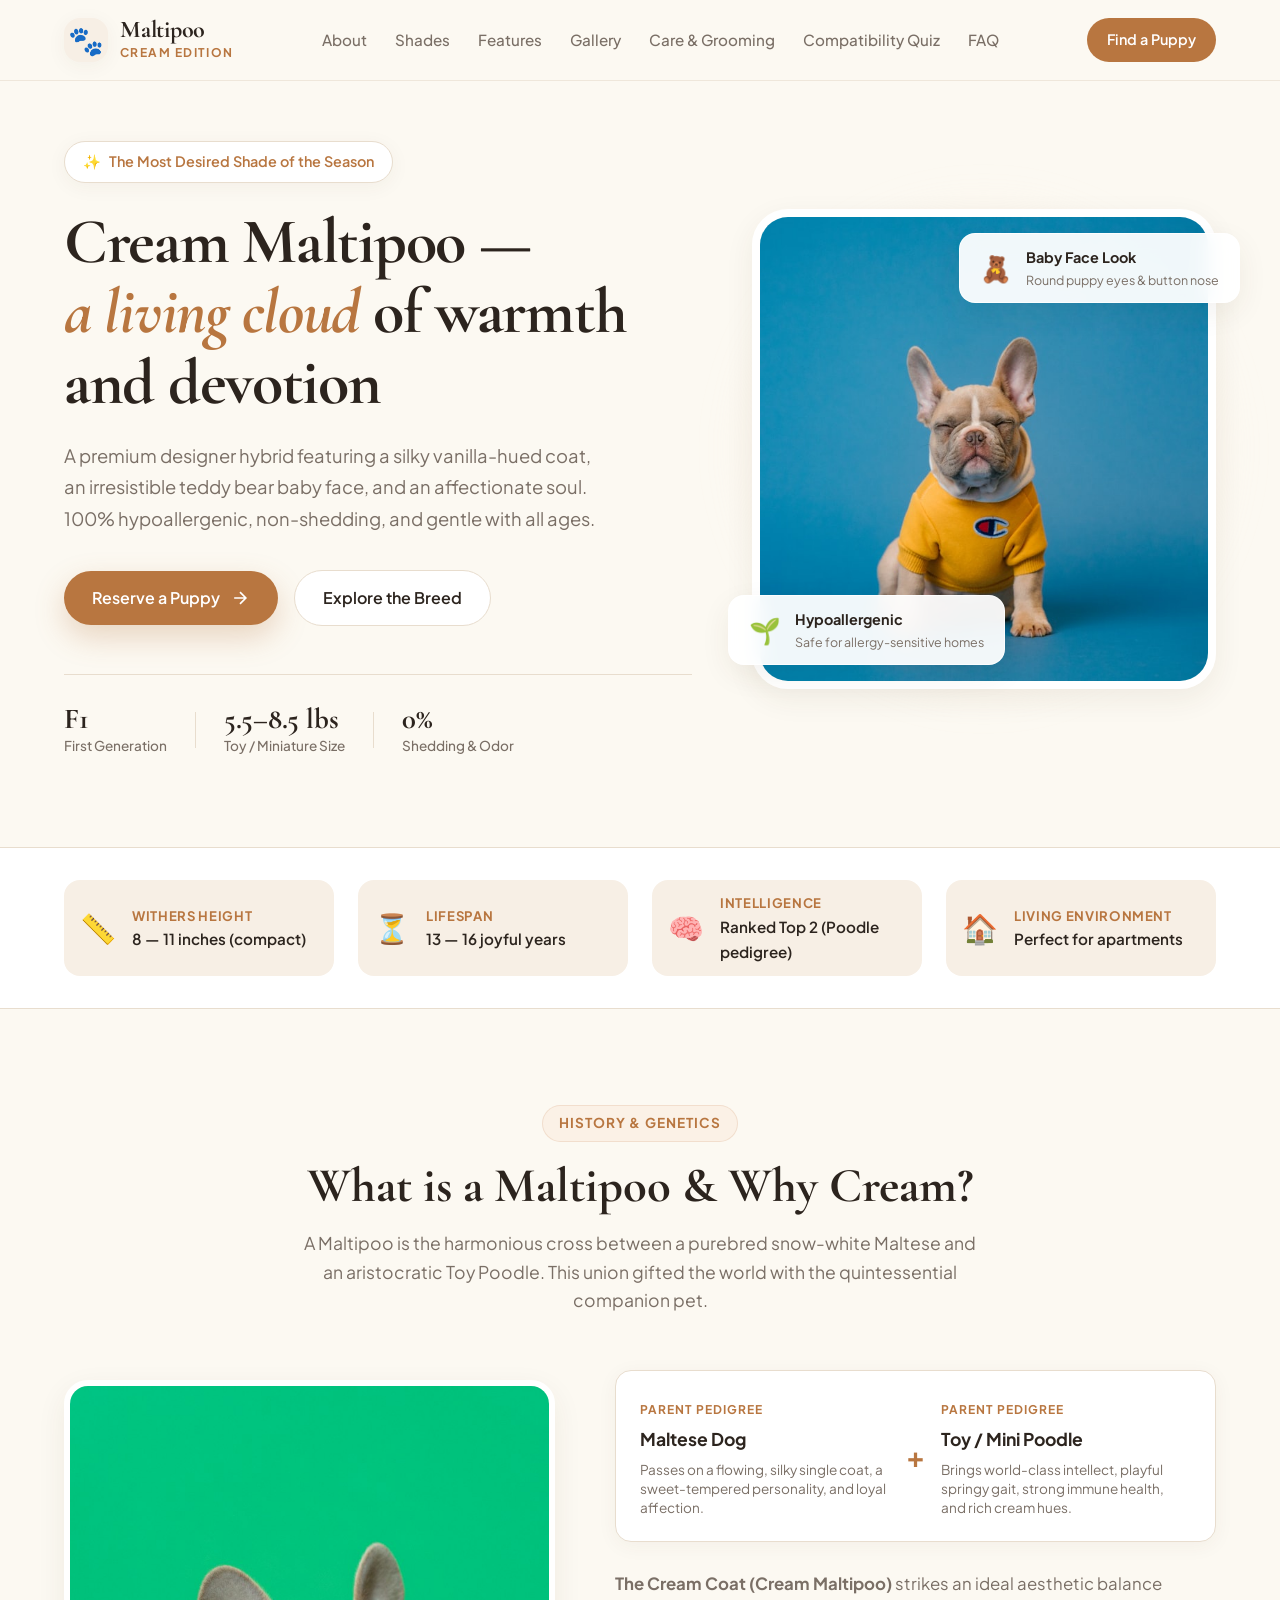
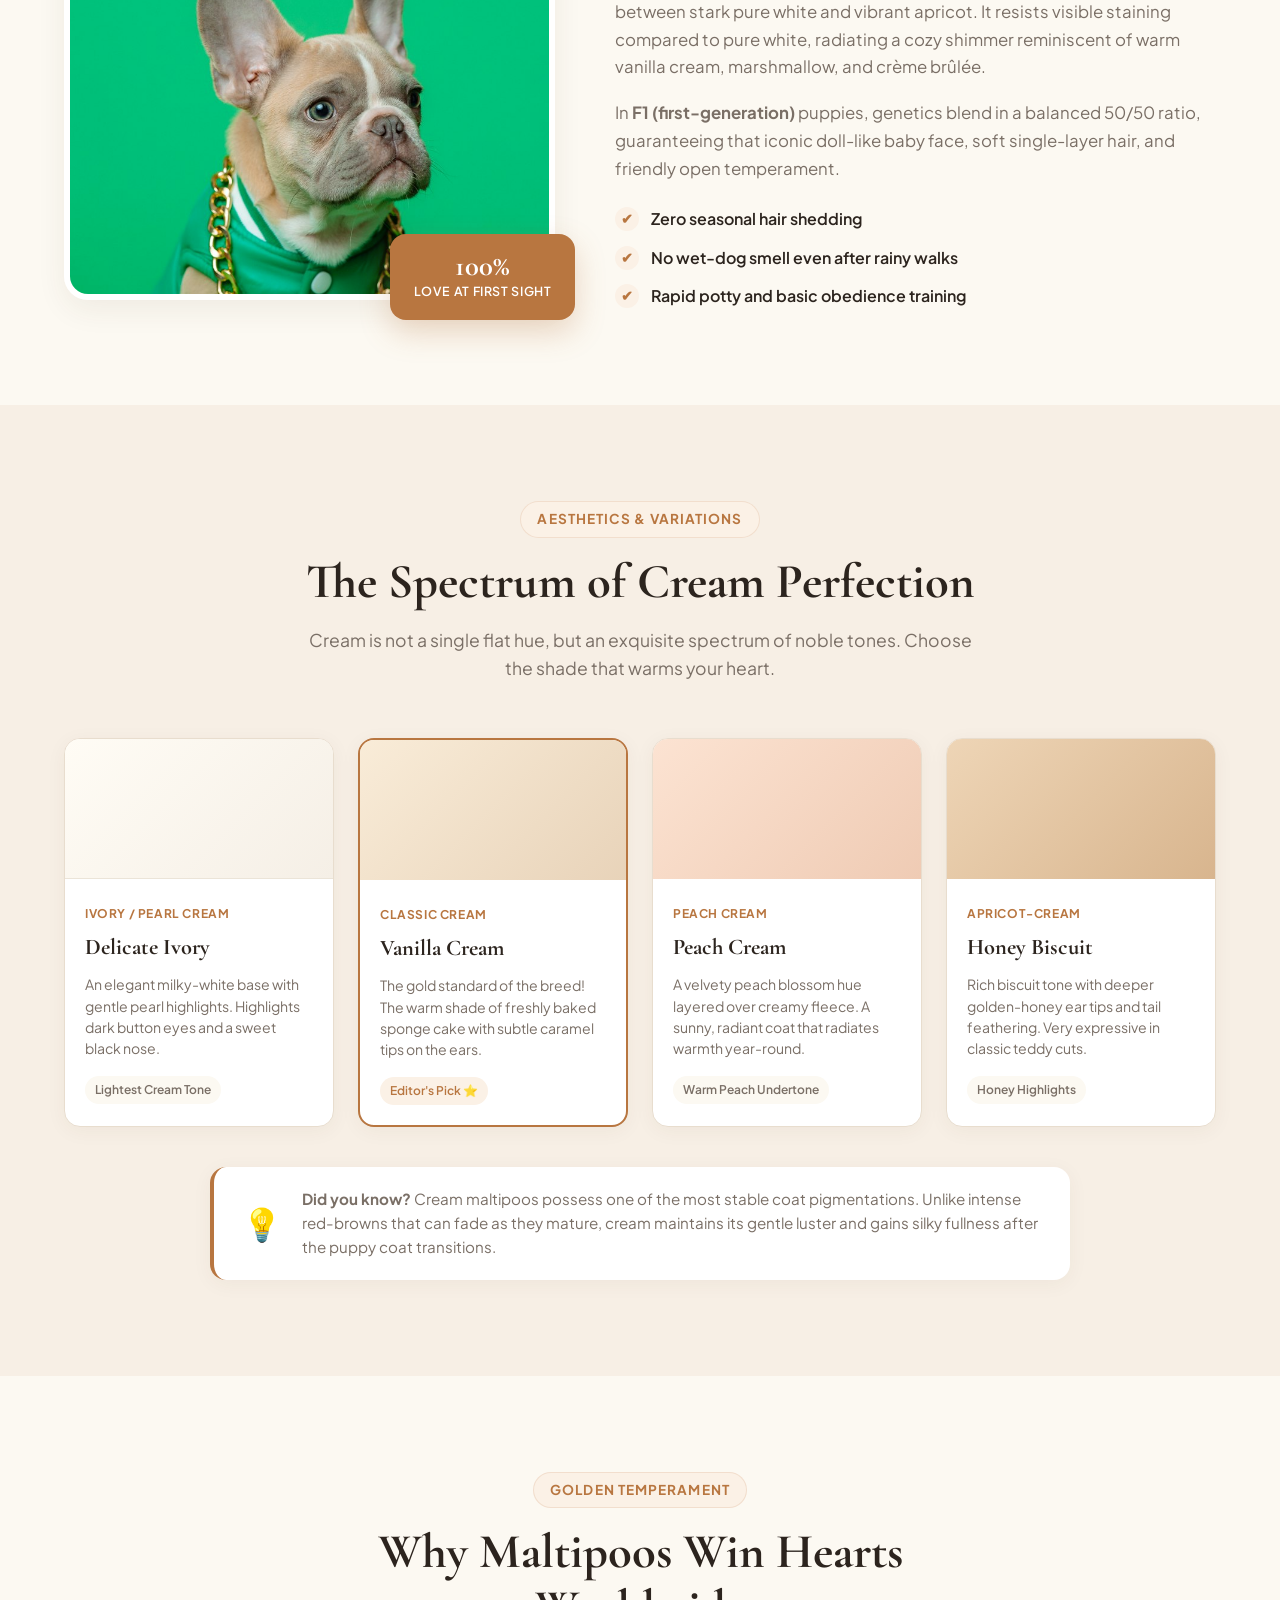
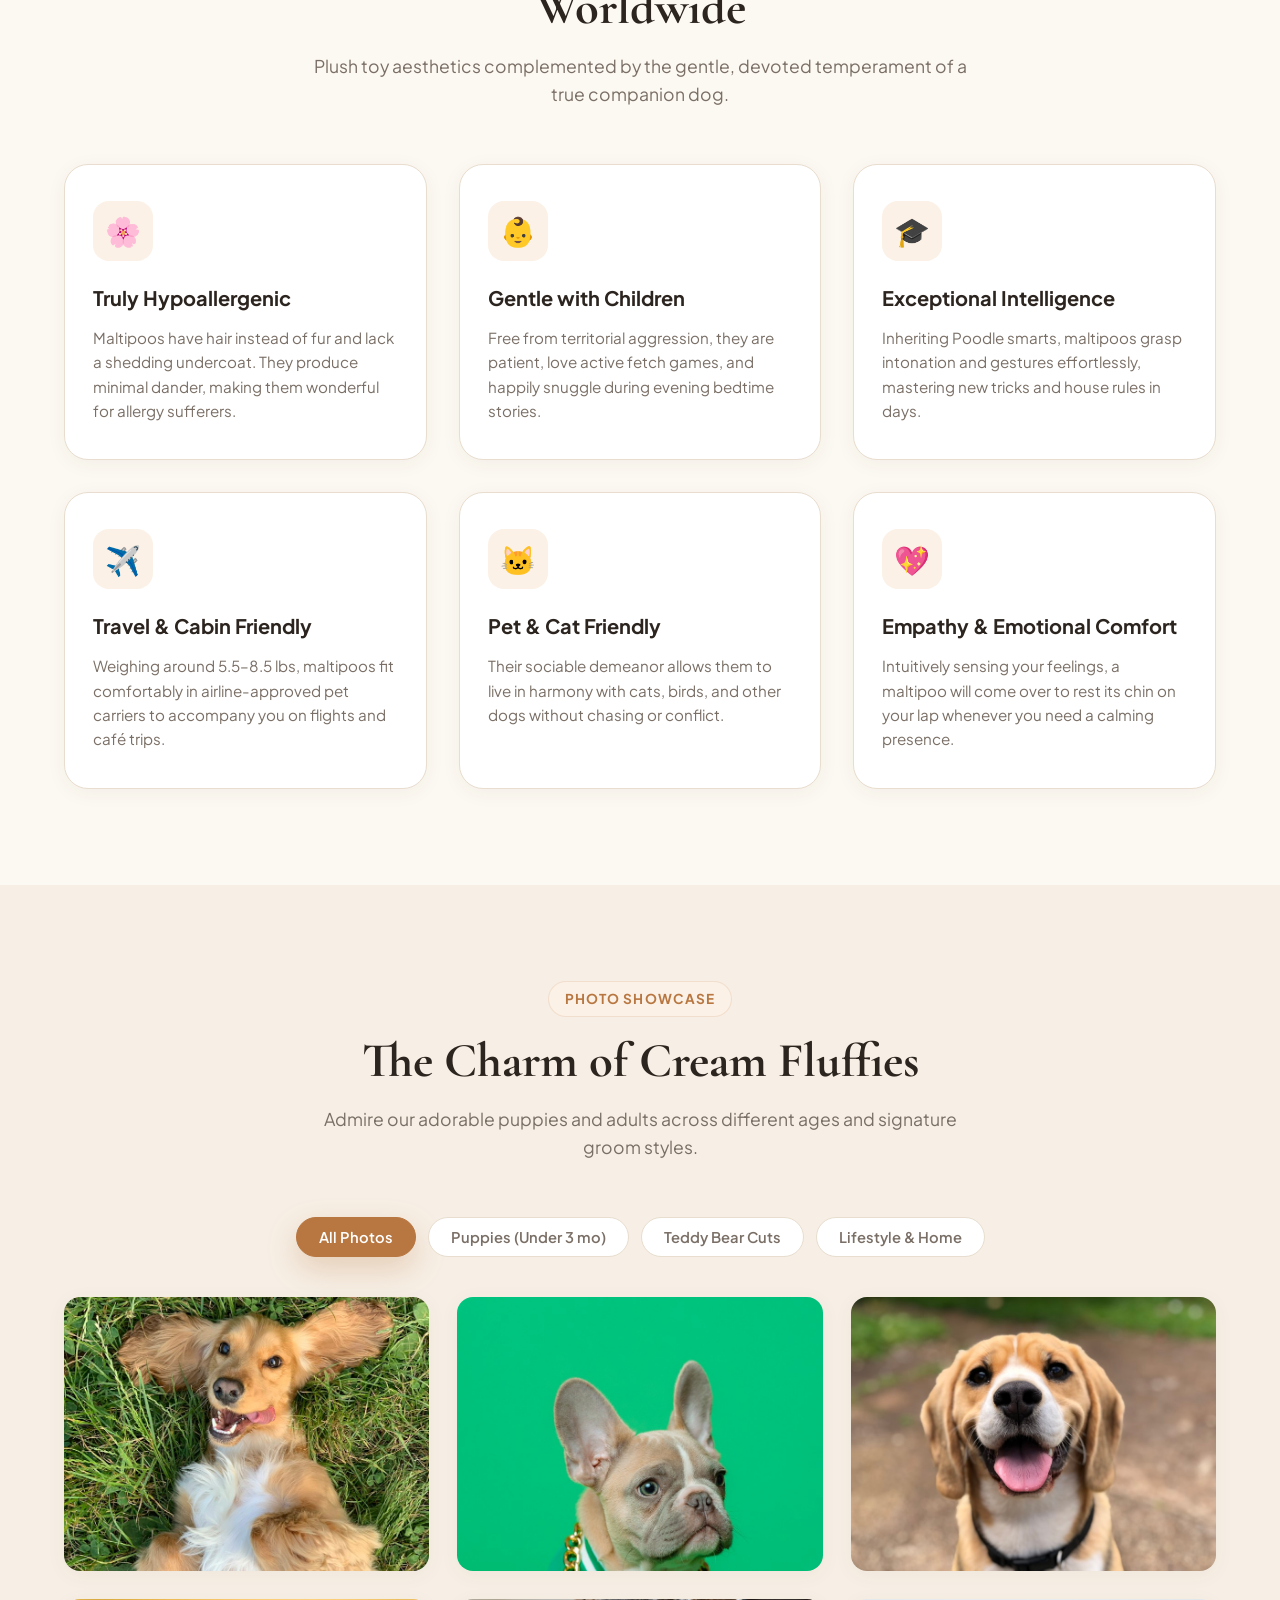
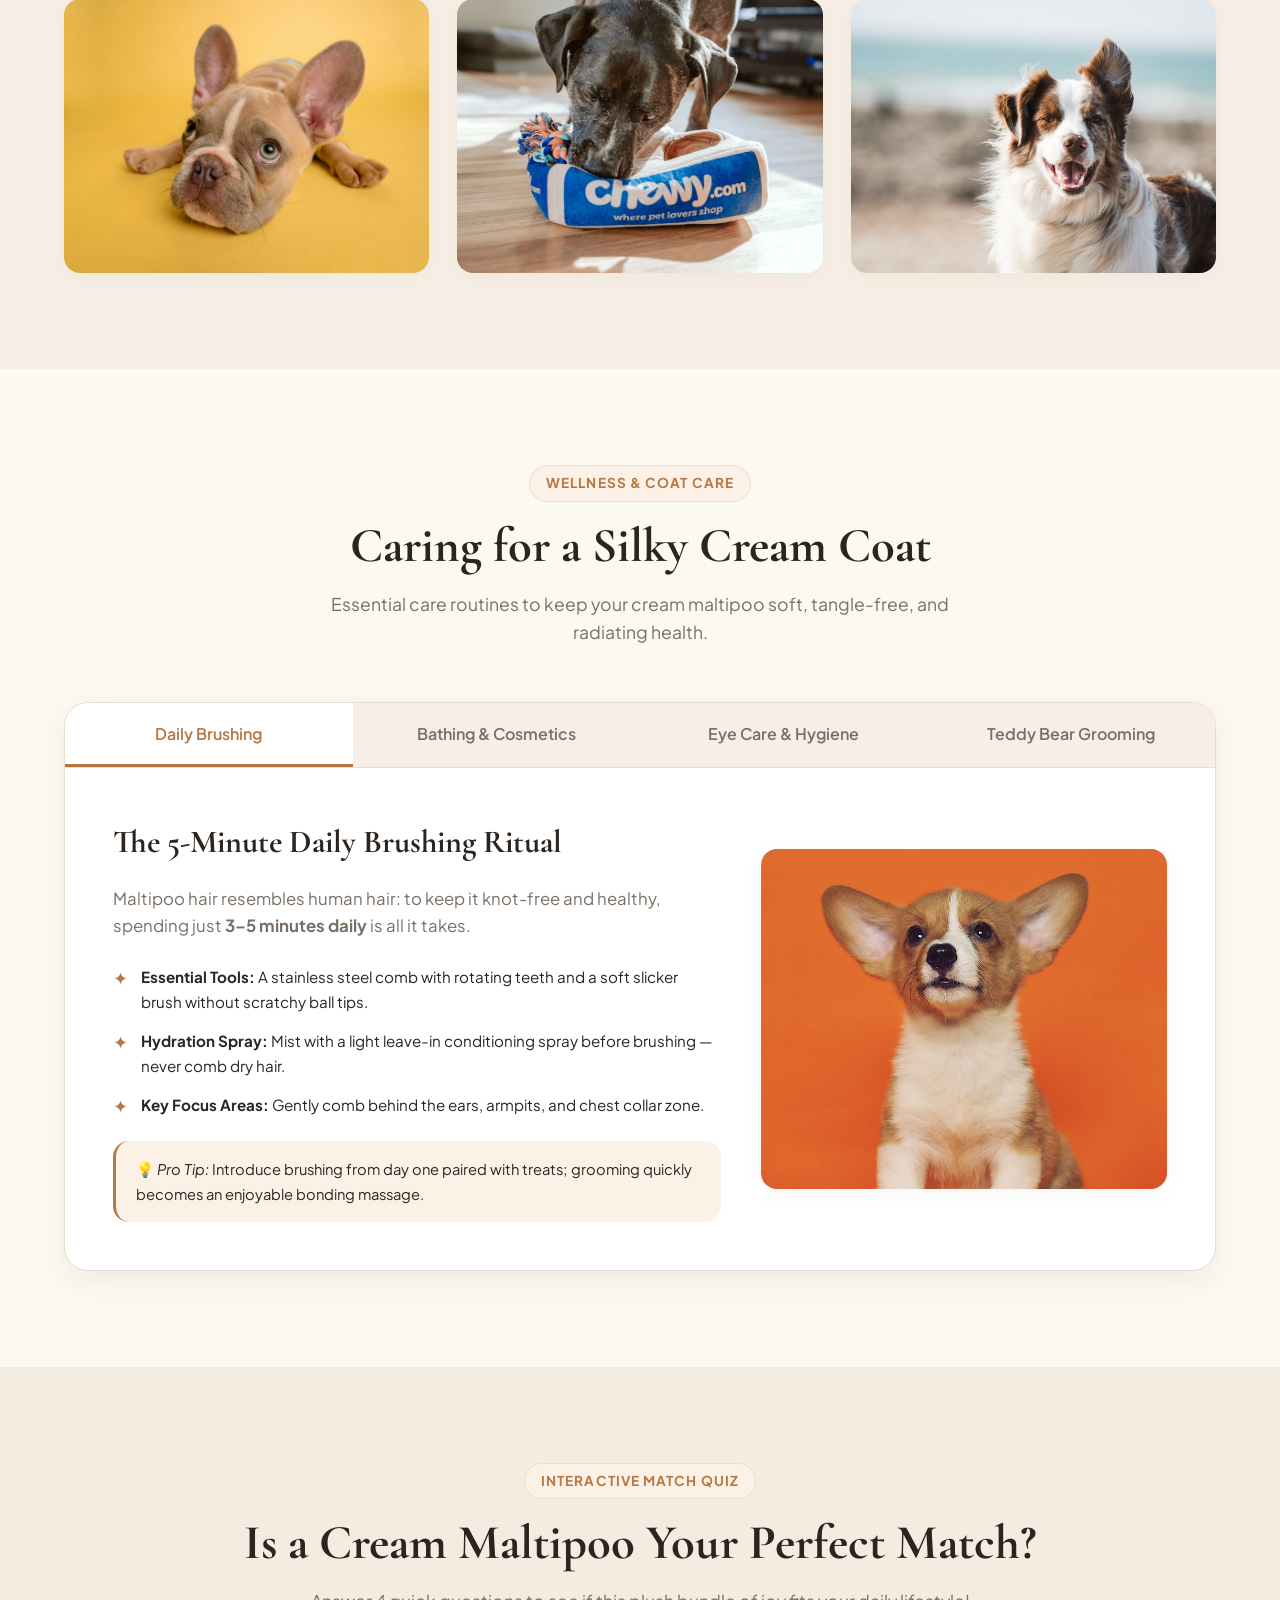
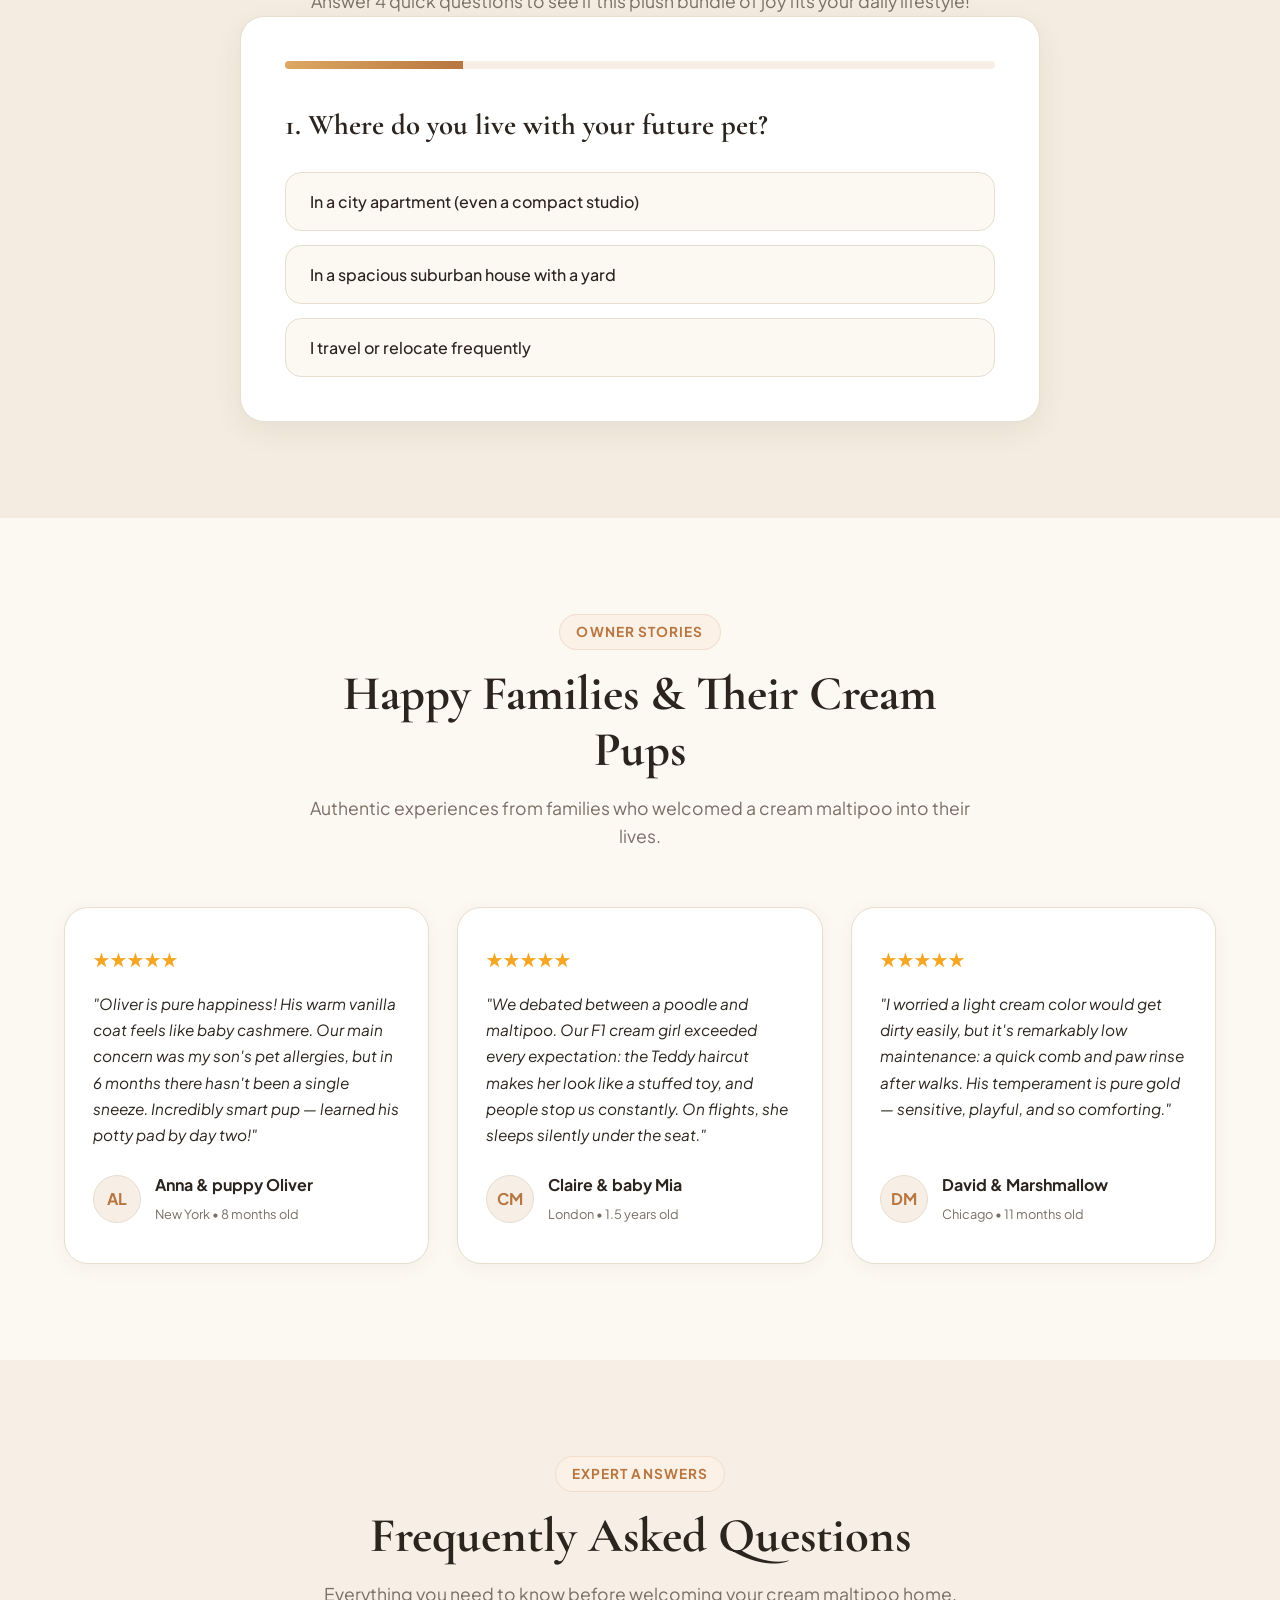
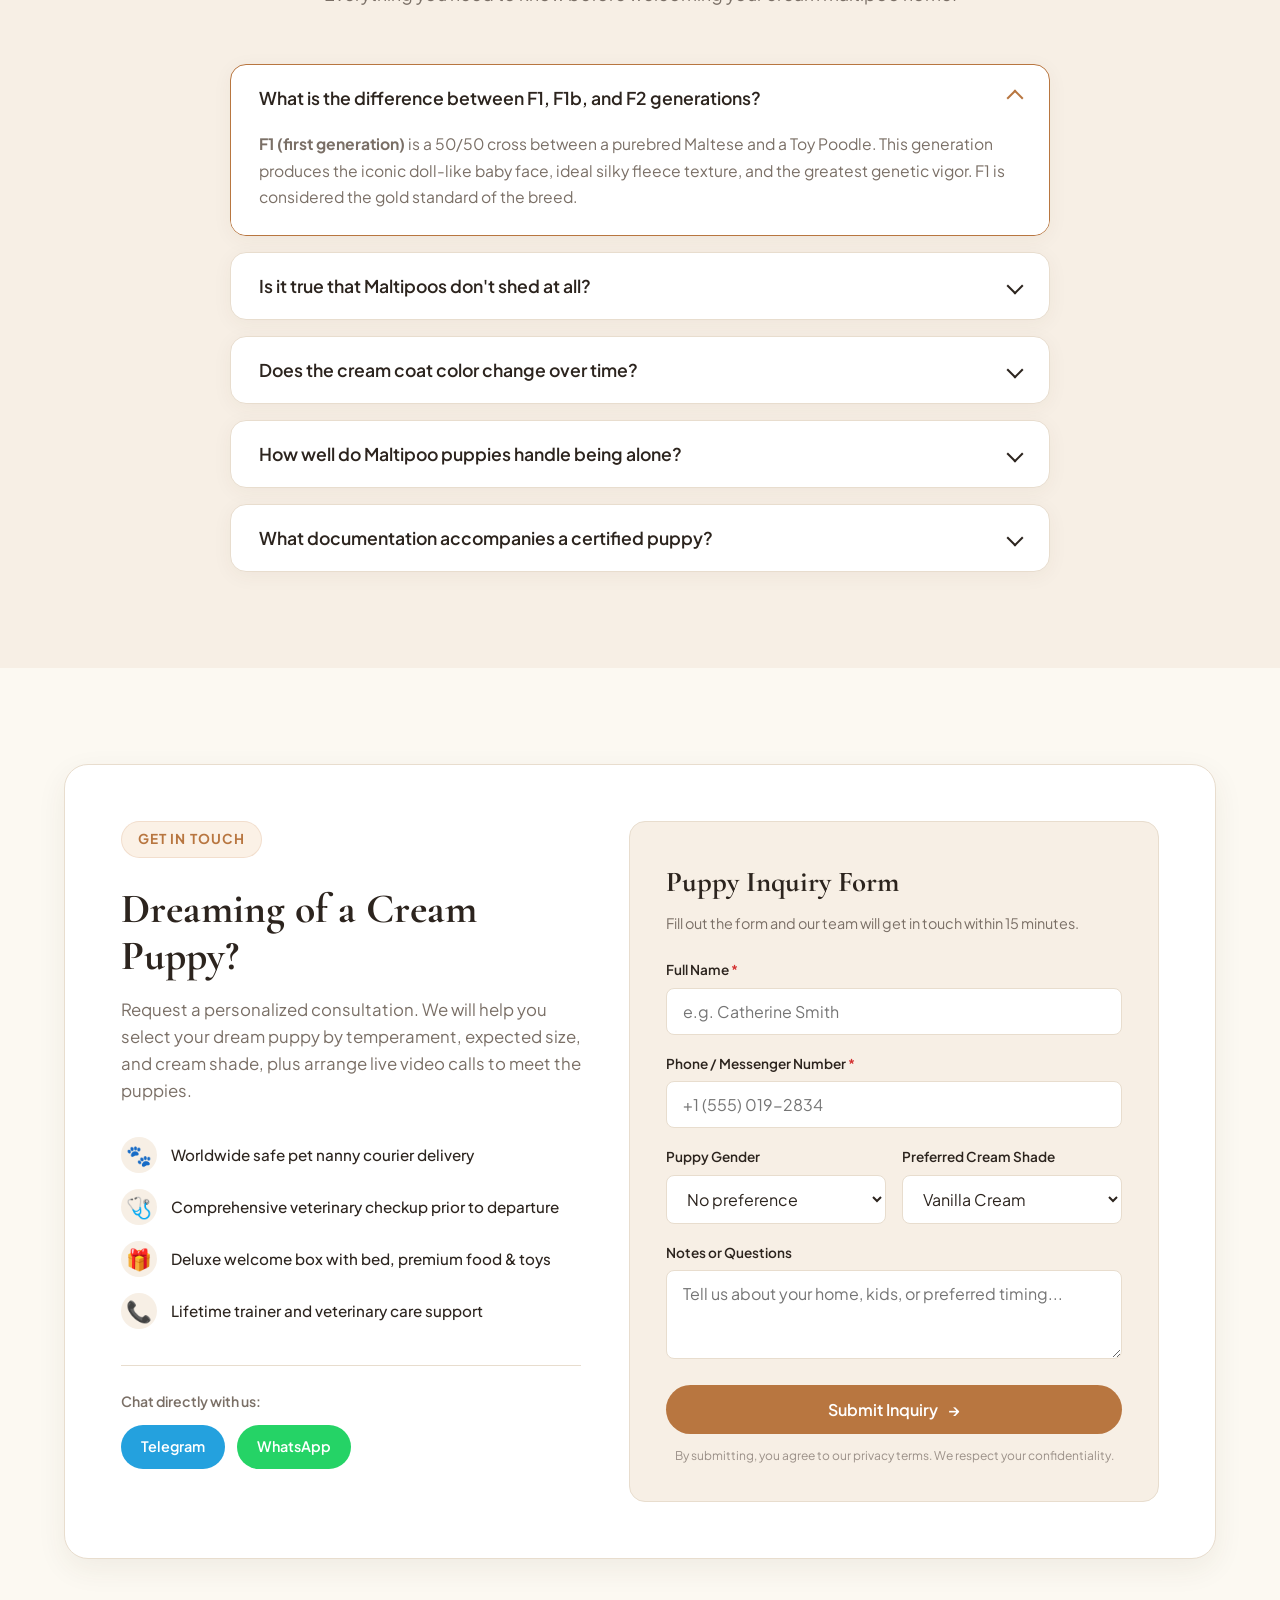
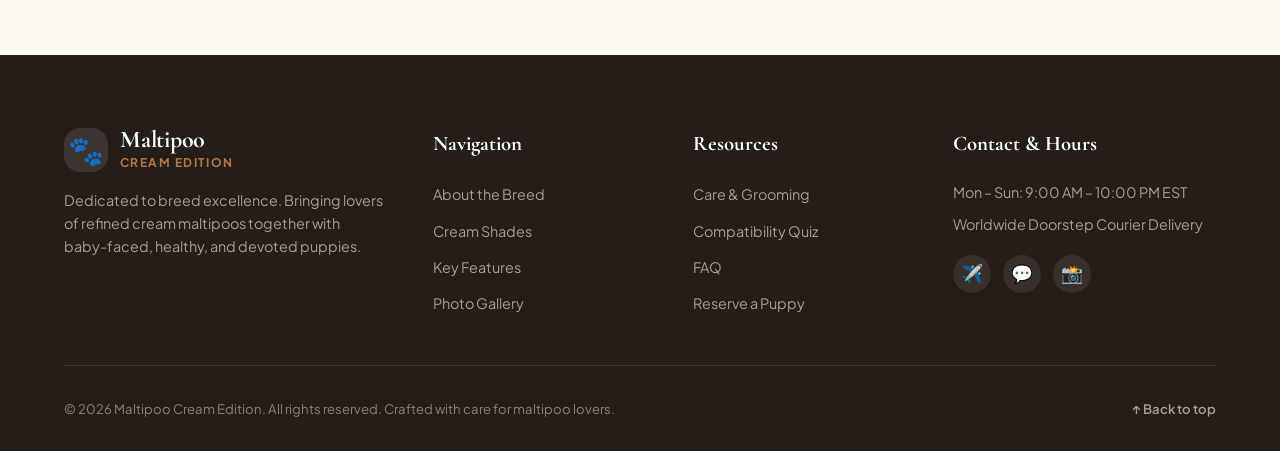
<file: index.html>
<!DOCTYPE html>
<html lang="en">
<head>
  <meta charset="UTF-8">
  <meta name="viewport" content="width=device-width, initial-scale=1.0">
  <title>Cream Maltipoo — The Ultimate Plush Companion | Maltipoo Cream</title>
  <meta name="description" content="Discover the Cream Maltipoo: rare cream shades, gentle temperament, hypoallergenic non-shedding coat, teddy bear cut styling, and puppy adoption tips.">
  <meta name="keywords" content="cream maltipoo, maltipoo puppies, maltipoo care, hypoallergenic dogs, teddy bear cut, designer dog breed">

  <!-- Google Fonts: Cormorant Garamond & Plus Jakarta Sans -->
  <link rel="preconnect" href="https://fonts.googleapis.com">
  <link rel="preconnect" href="https://fonts.gstatic.com" crossorigin>
  <link href="https://fonts.googleapis.com/css2?family=Cormorant+Garamond:ital,wght@0,500;0,600;0,700;1,400&family=Plus+Jakarta+Sans:wght@400;500;600;700;800&display=swap" rel="stylesheet">

  <link rel="stylesheet" href="style.css">
</head>
<body>

  <!-- Toast Notification -->
  <div id="toast" class="toast" role="alert" aria-live="polite"></div>

  <!-- Header & Navigation -->
  <header class="site-header" id="header">
    <div class="container header-container">
      <a href="#hero" class="logo">
        <span class="logo-icon">🐾</span>
        <div class="logo-text">
          <span class="brand-title">Maltipoo</span>
          <span class="brand-subtitle">Cream Edition</span>
        </div>
      </a>

      <nav class="main-nav" id="mainNav">
        <ul class="nav-list">
          <li><a href="#about" class="nav-link">About</a></li>
          <li><a href="#colors" class="nav-link">Shades</a></li>
          <li><a href="#features" class="nav-link">Features</a></li>
          <li><a href="#gallery" class="nav-link">Gallery</a></li>
          <li><a href="#care" class="nav-link">Care & Grooming</a></li>
          <li><a href="#quiz" class="nav-link">Compatibility Quiz</a></li>
          <li><a href="#faq" class="nav-link">FAQ</a></li>
        </ul>
      </nav>

      <div class="header-actions">
        <a href="#contact" class="btn btn-primary btn-sm">Find a Puppy</a>
        <button class="burger-btn" id="burgerBtn" aria-label="Open menu" aria-expanded="false">
          <span class="burger-line"></span>
          <span class="burger-line"></span>
          <span class="burger-line"></span>
        </button>
      </div>
    </div>
  </header>

  <main>
    <!-- Hero Section -->
    <section class="hero-section" id="hero">
      <div class="container hero-container">
        <div class="hero-content">
          <div class="hero-badge">
            <span class="sparkle">✨</span> The Most Desired Shade of the Season
          </div>
          <h1 class="hero-title">
            Cream Maltipoo — <br>
            <span class="highlight-text">a living cloud</span> of warmth and devotion
          </h1>
          <p class="hero-description">
            A premium designer hybrid featuring a silky vanilla-hued coat, 
            an irresistible teddy bear baby face, and an affectionate soul. 
            100% hypoallergenic, non-shedding, and gentle with all ages.
          </p>

          <div class="hero-cta-group">
            <a href="#contact" class="btn btn-primary btn-glow">
              <span>Reserve a Puppy</span>
              <svg width="20" height="20" viewBox="0 0 24 24" fill="none" stroke="currentColor" stroke-width="2"><path d="M5 12h14M12 5l7 7-7 7"/></svg>
            </a>
            <a href="#about" class="btn btn-secondary">
              Explore the Breed
            </a>
          </div>

          <div class="hero-stats">
            <div class="stat-item">
              <span class="stat-value">F1</span>
              <span class="stat-label">First Generation</span>
            </div>
            <div class="stat-divider"></div>
            <div class="stat-item">
              <span class="stat-value">5.5–8.5 lbs</span>
              <span class="stat-label">Toy / Miniature Size</span>
            </div>
            <div class="stat-divider"></div>
            <div class="stat-item">
              <span class="stat-value">0%</span>
              <span class="stat-label">Shedding & Odor</span>
            </div>
          </div>
        </div>

        <div class="hero-visual">
          <div class="hero-image-wrapper">
            <div class="hero-blob-bg"></div>
            <img src="images/puppy-hero.jpg" alt="Adorable cream maltipoo puppy" class="hero-img">
            
            <!-- Floating interactive badges -->
            <div class="floating-card float-top-right">
              <span class="float-emoji">🧸</span>
              <div>
                <strong>Baby Face Look</strong>
                <p>Round puppy eyes & button nose</p>
              </div>
            </div>

            <div class="floating-card float-bottom-left">
              <span class="float-emoji">🌱</span>
              <div>
                <strong>Hypoallergenic</strong>
                <p>Safe for allergy-sensitive homes</p>
              </div>
            </div>
          </div>
        </div>
      </div>
    </section>

    <!-- Quick Facts Bar -->
    <section class="quick-facts-bar">
      <div class="container">
        <div class="facts-grid">
          <div class="fact-card">
            <div class="fact-icon">📏</div>
            <div>
              <div class="fact-title">Withers Height</div>
              <div class="fact-detail">8 — 11 inches (compact)</div>
            </div>
          </div>
          <div class="fact-card">
            <div class="fact-icon">⏳</div>
            <div>
              <div class="fact-title">Lifespan</div>
              <div class="fact-detail">13 — 16 joyful years</div>
            </div>
          </div>
          <div class="fact-card">
            <div class="fact-icon">🧠</div>
            <div>
              <div class="fact-title">Intelligence</div>
              <div class="fact-detail">Ranked Top 2 (Poodle pedigree)</div>
            </div>
          </div>
          <div class="fact-card">
            <div class="fact-icon">🏠</div>
            <div>
              <div class="fact-title">Living Environment</div>
              <div class="fact-detail">Perfect for apartments</div>
            </div>
          </div>
        </div>
      </div>
    </section>

    <!-- About the Breed Section -->
    <section class="section about-section" id="about">
      <div class="container">
        <div class="section-head text-center">
          <span class="section-tag">History & Genetics</span>
          <h2 class="section-title">What is a Maltipoo & Why Cream?</h2>
          <p class="section-subtitle">
            A Maltipoo is the harmonious cross between a purebred snow-white Maltese and an aristocratic Toy Poodle. 
            This union gifted the world with the quintessential companion pet.
          </p>
        </div>

        <div class="about-grid">
          <div class="about-image-col">
            <div class="image-stack">
              <img src="images/puppy-teddy.jpg" alt="Teddy bear cut cream maltipoo" class="stack-main-img">
              <div class="stack-badge">
                <span class="badge-num">100%</span>
                <span class="badge-text">Love at First Sight</span>
              </div>
            </div>
          </div>

          <div class="about-text-col">
            <div class="parents-box">
              <div class="parent-card">
                <span class="parent-role">Parent Pedigree</span>
                <h4>Maltese Dog</h4>
                <p>Passes on a flowing, silky single coat, a sweet-tempered personality, and loyal affection.</p>
              </div>
              <div class="parent-plus">+</div>
              <div class="parent-card">
                <span class="parent-role">Parent Pedigree</span>
                <h4>Toy / Mini Poodle</h4>
                <p>Brings world-class intellect, playful springy gait, strong immune health, and rich cream hues.</p>
              </div>
            </div>

            <div class="about-paragraphs">
              <p>
                <strong>The Cream Coat (Cream Maltipoo)</strong> strikes an ideal aesthetic balance between stark pure white and vibrant apricot. 
                It resists visible staining compared to pure white, radiating a cozy shimmer reminiscent of warm vanilla cream, marshmallow, and crème brûlée.
              </p>
              <p>
                In <strong>F1 (first-generation)</strong> puppies, genetics blend in a balanced 50/50 ratio, guaranteeing that iconic 
                doll-like baby face, soft single-layer hair, and friendly open temperament.
              </p>
            </div>

            <div class="feature-bullets">
              <div class="bullet-item">
                <span class="bullet-icon">✔</span>
                <span>Zero seasonal hair shedding</span>
              </div>
              <div class="bullet-item">
                <span class="bullet-icon">✔</span>
                <span>No wet-dog smell even after rainy walks</span>
              </div>
              <div class="bullet-item">
                <span class="bullet-icon">✔</span>
                <span>Rapid potty and basic obedience training</span>
              </div>
            </div>
          </div>
        </div>
      </div>
    </section>

    <!-- Shades Palette Section -->
    <section class="section colors-section" id="colors">
      <div class="container">
        <div class="section-head text-center">
          <span class="section-tag">Aesthetics & Variations</span>
          <h2 class="section-title">The Spectrum of Cream Perfection</h2>
          <p class="section-subtitle">
            Cream is not a single flat hue, but an exquisite spectrum of noble tones. 
            Choose the shade that warms your heart.
          </p>
        </div>

        <div class="colors-grid">
          <div class="color-card" data-shade="ivory">
            <div class="color-swatch ivory-swatch"></div>
            <div class="color-card-body">
              <span class="shade-label">Ivory / Pearl Cream</span>
              <h3 class="color-title">Delicate Ivory</h3>
              <p class="color-desc">
                An elegant milky-white base with gentle pearl highlights. Highlights dark button eyes and a sweet black nose.
              </p>
              <div class="color-tag">Lightest Cream Tone</div>
            </div>
          </div>

          <div class="color-card active" data-shade="vanilla">
            <div class="color-swatch vanilla-swatch"></div>
            <div class="color-card-body">
              <span class="shade-label">Classic Cream</span>
              <h3 class="color-title">Vanilla Cream</h3>
              <p class="color-desc">
                The gold standard of the breed! The warm shade of freshly baked sponge cake with subtle caramel tips on the ears.
              </p>
              <div class="color-tag featured-tag">Editor's Pick ⭐</div>
            </div>
          </div>

          <div class="color-card" data-shade="peach">
            <div class="color-swatch peach-swatch"></div>
            <div class="color-card-body">
              <span class="shade-label">Peach Cream</span>
              <h3 class="color-title">Peach Cream</h3>
              <p class="color-desc">
                A velvety peach blossom hue layered over creamy fleece. A sunny, radiant coat that radiates warmth year-round.
              </p>
              <div class="color-tag">Warm Peach Undertone</div>
            </div>
          </div>

          <div class="color-card" data-shade="biscuit">
            <div class="color-swatch biscuit-swatch"></div>
            <div class="color-card-body">
              <span class="shade-label">Apricot-Cream</span>
              <h3 class="color-title">Honey Biscuit</h3>
              <p class="color-desc">
                Rich biscuit tone with deeper golden-honey ear tips and tail feathering. Very expressive in classic teddy cuts.
              </p>
              <div class="color-tag">Honey Highlights</div>
            </div>
          </div>
        </div>

        <!-- Stable coat note box -->
        <div class="color-note-box">
          <div class="note-icon">💡</div>
          <div class="note-text">
            <strong>Did you know?</strong> 
            Cream maltipoos possess one of the most stable coat pigmentations. Unlike intense red-browns that can fade as they mature, cream maintains its gentle luster and gains silky fullness after the puppy coat transitions.
          </div>
        </div>
      </div>
    </section>

    <!-- Breed Features Section -->
    <section class="section features-section" id="features">
      <div class="container">
        <div class="section-head text-center">
          <span class="section-tag">Golden Temperament</span>
          <h2 class="section-title">Why Maltipoos Win Hearts Worldwide</h2>
          <p class="section-subtitle">
            Plush toy aesthetics complemented by the gentle, devoted temperament of a true companion dog.
          </p>
        </div>

        <div class="features-grid">
          <div class="feature-card">
            <div class="feature-icon-wrapper">
              <span>🌸</span>
            </div>
            <h3>Truly Hypoallergenic</h3>
            <p>Maltipoos have hair instead of fur and lack a shedding undercoat. They produce minimal dander, making them wonderful for allergy sufferers.</p>
          </div>

          <div class="feature-card">
            <div class="feature-icon-wrapper">
              <span>👶</span>
            </div>
            <h3>Gentle with Children</h3>
            <p>Free from territorial aggression, they are patient, love active fetch games, and happily snuggle during evening bedtime stories.</p>
          </div>

          <div class="feature-card">
            <div class="feature-icon-wrapper">
              <span>🎓</span>
            </div>
            <h3>Exceptional Intelligence</h3>
            <p>Inheriting Poodle smarts, maltipoos grasp intonation and gestures effortlessly, mastering new tricks and house rules in days.</p>
          </div>

          <div class="feature-card">
            <div class="feature-icon-wrapper">
              <span>✈️</span>
            </div>
            <h3>Travel & Cabin Friendly</h3>
            <p>Weighing around 5.5–8.5 lbs, maltipoos fit comfortably in airline-approved pet carriers to accompany you on flights and café trips.</p>
          </div>

          <div class="feature-card">
            <div class="feature-icon-wrapper">
              <span>🐱</span>
            </div>
            <h3>Pet & Cat Friendly</h3>
            <p>Their sociable demeanor allows them to live in harmony with cats, birds, and other dogs without chasing or conflict.</p>
          </div>

          <div class="feature-card">
            <div class="feature-icon-wrapper">
              <span>💖</span>
            </div>
            <h3>Empathy & Emotional Comfort</h3>
            <p>Intuitively sensing your feelings, a maltipoo will come over to rest its chin on your lap whenever you need a calming presence.</p>
          </div>
        </div>
      </div>
    </section>

    <!-- Gallery Section -->
    <section class="section gallery-section" id="gallery">
      <div class="container">
        <div class="section-head text-center">
          <span class="section-tag">Photo Showcase</span>
          <h2 class="section-title">The Charm of Cream Fluffies</h2>
          <p class="section-subtitle">
            Admire our adorable puppies and adults across different ages and signature groom styles.
          </p>
        </div>

        <!-- Filter Controls -->
        <div class="gallery-filters" id="galleryFilters">
          <button class="filter-btn active" data-filter="all">All Photos</button>
          <button class="filter-btn" data-filter="puppies">Puppies (Under 3 mo)</button>
          <button class="filter-btn" data-filter="grooming">Teddy Bear Cuts</button>
          <button class="filter-btn" data-filter="lifestyle">Lifestyle & Home</button>
        </div>

        <!-- Gallery Grid -->
        <div class="gallery-grid" id="galleryGrid">
          <div class="gallery-item" data-category="puppies">
            <div class="gallery-card">
              <img src="images/puppy-cream.jpg" alt="Cream maltipoo puppy" loading="lazy">
              <div class="gallery-overlay">
                <span class="gallery-tag">Puppy (10 weeks)</span>
                <h4>Sweet Vanilla Baby</h4>
                <p>Warm cream coat with an iconic baby-face look</p>
              </div>
            </div>
          </div>

          <div class="gallery-item" data-category="grooming">
            <div class="gallery-card">
              <img src="images/puppy-teddy.jpg" alt="Maltipoo with plush teddy haircut" loading="lazy">
              <div class="gallery-overlay">
                <span class="gallery-tag">Teddy Bear Cut</span>
                <h4>Classic Plush Styling</h4>
                <p>Rounded muzzle and velvety soft ear trims</p>
              </div>
            </div>
          </div>

          <div class="gallery-item" data-category="lifestyle">
            <div class="gallery-card">
              <img src="images/puppy-2.jpg" alt="Maltipoo on an outdoor walk" loading="lazy">
              <div class="gallery-overlay">
                <span class="gallery-tag">Lifestyle</span>
                <h4>Sunshine Park Stroll</h4>
                <p>Cream coat catches golden sunlight beautifully</p>
              </div>
            </div>
          </div>

          <div class="gallery-item" data-category="puppies">
            <div class="gallery-card">
              <img src="images/puppy-3.jpg" alt="Playful cream maltipoo puppy" loading="lazy">
              <div class="gallery-overlay">
                <span class="gallery-tag">Puppy (3 months)</span>
                <h4>Peachy Glow</h4>
                <p>Playful demeanor and cashmere softness</p>
              </div>
            </div>
          </div>

          <div class="gallery-item" data-category="grooming">
            <div class="gallery-card">
              <img src="images/puppy-grooming.jpg" alt="Maltipoo after professional grooming" loading="lazy">
              <div class="gallery-overlay">
                <span class="gallery-tag">Grooming</span>
                <h4>Salon Spa Session</h4>
                <p>Silky hydration and precision hand-scissor finish</p>
              </div>
            </div>
          </div>

          <div class="gallery-item" data-category="lifestyle">
            <div class="gallery-card">
              <img src="images/puppy-4.jpg" alt="Maltipoo resting on comfortable couch" loading="lazy">
              <div class="gallery-overlay">
                <span class="gallery-tag">Home Comfort</span>
                <h4>Cozy Pillow Naps</h4>
                <p>Maltipoos cherish cuddle time with their humans</p>
              </div>
            </div>
          </div>
        </div>
      </div>
    </section>

    <!-- Care & Grooming Guide -->
    <section class="section care-section" id="care">
      <div class="container">
        <div class="section-head text-center">
          <span class="section-tag">Wellness & Coat Care</span>
          <h2 class="section-title">Caring for a Silky Cream Coat</h2>
          <p class="section-subtitle">
            Essential care routines to keep your cream maltipoo soft, tangle-free, and radiating health.
          </p>
        </div>

        <div class="care-tabs-container">
          <div class="care-tabs-nav" role="tablist">
            <button class="care-tab active" data-tab="tab-combing">Daily Brushing</button>
            <button class="care-tab" data-tab="tab-bathing">Bathing & Cosmetics</button>
            <button class="care-tab" data-tab="tab-eyes">Eye Care & Hygiene</button>
            <button class="care-tab" data-tab="tab-grooming">Teddy Bear Grooming</button>
          </div>

          <div class="care-tab-content active" id="tab-combing">
            <div class="care-card-inner">
              <div class="care-info">
                <h3>The 5-Minute Daily Brushing Ritual</h3>
                <p>
                  Maltipoo hair resembles human hair: to keep it knot-free and healthy, 
                  spending just <strong>3–5 minutes daily</strong> is all it takes.
                </p>
                <ul class="care-checklist">
                  <li><strong>Essential Tools:</strong> A stainless steel comb with rotating teeth and a soft slicker brush without scratchy ball tips.</li>
                  <li><strong>Hydration Spray:</strong> Mist with a light leave-in conditioning spray before brushing — never comb dry hair.</li>
                  <li><strong>Key Focus Areas:</strong> Gently comb behind the ears, armpits, and chest collar zone.</li>
                </ul>
                <div class="care-tip">
                  💡 <em>Pro Tip:</em> Introduce brushing from day one paired with treats; grooming quickly becomes an enjoyable bonding massage.
                </div>
              </div>
              <div class="care-image">
                <img src="images/puppy-care.jpg" alt="Maltipoo coat brushing routine">
              </div>
            </div>
          </div>

          <div class="care-tab-content" id="tab-bathing">
            <div class="care-card-inner">
              <div class="care-info">
                <h3>Bathing & Products for Cream Coats</h3>
                <p>
                  Cream coats do not require aggressive bleaching chemicals like pure white coats might. 
                  The primary focus is moisture, silkiness, and cuticle protection.
                </p>
                <ul class="care-checklist">
                  <li><strong>Frequency:</strong> Bathe every 10–14 days or after outdoor adventures.</li>
                  <li><strong>Shampoo:</strong> Choose sulfate-free professional shampoos designed for light and cream coats.</li>
                  <li><strong>Conditioner / Mask:</strong> An essential step to seal the hair shafts and prevent friction tangles.</li>
                  <li><strong>Drying:</strong> Blow-dry on gentle warm heat, line-combing in the direction of hair growth.</li>
                </ul>
              </div>
              <div class="care-image">
                <img src="images/puppy-grooming.jpg" alt="Bathing and blow drying maltipoo">
              </div>
            </div>
          </div>

          <div class="care-tab-content" id="tab-eyes">
            <div class="care-card-inner">
              <div class="care-info">
                <h3>Clear & Bright Eyes: Tear Stain Prevention</h3>
                <p>
                  During teething or seasonal dust, light-colored pups may experience minor tear buildup. 
                  Simple daily care preserves an immaculate teddy face.
                </p>
                <ul class="care-checklist">
                  <li><strong>Daily Wiping:</strong> Gently wipe eye corners using a cotton round with chamomile or saline lotion.</li>
                  <li><strong>Filtered Drinking Water:</strong> Provide filtered or bottled water (hard mineral water can cause reddish tear oxidation).</li>
                  <li><strong>Stainless Steel Bowls:</strong> Use ceramic or stainless steel bowls to avoid bacterial buildup common in plastic.</li>
                </ul>
              </div>
              <div class="care-image">
                <img src="images/puppy-cream.jpg" alt="Clear eyes on cream maltipoo puppy">
              </div>
            </div>
          </div>

          <div class="care-tab-content" id="tab-grooming">
            <div class="care-card-inner">
              <div class="care-info">
                <h3>Signature «Teddy Bear» Haircut</h3>
                <p>
                  The world-famous cut that turns cream maltipoos into living teddy bears. 
                  The muzzle is sculpted into a soft sphere, legs into pillowy cylinders, and body hair kept at a plush length.
                </p>
                <ul class="care-checklist">
                  <li><strong>Frequency:</strong> Salon appointment every 6 to 8 weeks.</li>
                  <li><strong>Puppy's First Groom:</strong> Sanitary trim (paws, hygiene, eyes) at 3.5 months; full stylized cut at 5–6 months.</li>
                  <li><strong>Ear Styling:</strong> Keep ears long and silky, or trim them into cute rounded bob-ears.</li>
                </ul>
              </div>
              <div class="care-image">
                <img src="images/puppy-teddy.jpg" alt="Teddy bear styled maltipoo">
              </div>
            </div>
          </div>
        </div>
      </div>
    </section>

    <!-- Interactive Quiz Section -->
    <section class="section quiz-section" id="quiz">
      <div class="container">
        <div class="quiz-card-wrapper">
          <div class="quiz-header text-center">
            <span class="section-tag">Interactive Match Quiz</span>
            <h2 class="section-title">Is a Cream Maltipoo Your Perfect Match?</h2>
            <p class="section-subtitle">
              Answer 4 quick questions to see if this plush bundle of joy fits your daily lifestyle!
            </p>
          </div>

          <div class="quiz-box" id="quizBox">
            <div class="quiz-progress">
              <div class="quiz-progress-bar" id="quizProgressBar"></div>
            </div>

            <!-- Step 1 -->
            <div class="quiz-step active" data-step="1">
              <h3 class="quiz-question">1. Where do you live with your future pet?</h3>
              <div class="quiz-options">
                <button class="quiz-opt-btn" data-points="3">In a city apartment (even a compact studio)</button>
                <button class="quiz-opt-btn" data-points="3">In a spacious suburban house with a yard</button>
                <button class="quiz-opt-btn" data-points="2">I travel or relocate frequently</button>
              </div>
            </div>

            <!-- Step 2 -->
            <div class="quiz-step" data-step="2">
              <h3 class="quiz-question">2. Does anyone in your household have pet allergies?</h3>
              <div class="quiz-options">
                <button class="quiz-opt-btn" data-points="3">Yes, which is why we need a certified hypoallergenic dog</button>
                <button class="quiz-opt-btn" data-points="3">No, but we value a clean home with zero pet hair</button>
                <button class="quiz-opt-btn" data-points="2">Not sure, we would love to test beforehand</button>
              </div>
            </div>

            <!-- Step 3 -->
            <div class="quiz-step" data-step="3">
              <h3 class="quiz-question">3. How much time can you spend interacting daily?</h3>
              <div class="quiz-options">
                <button class="quiz-opt-btn" data-points="3">Lots: I work remotely or family is usually home</button>
                <button class="quiz-opt-btn" data-points="3">Regular work hours, but evenings and weekends are for my dog</button>
                <button class="quiz-opt-btn" data-points="1">Away from home 16 hours every day</button>
              </div>
            </div>

            <!-- Step 4 -->
            <div class="quiz-step" data-step="4">
              <h3 class="quiz-question">4. What temperament do you seek in a puppy?</h3>
              <div class="quiz-options">
                <button class="quiz-opt-btn" data-points="3">An affectionate cuddle-bug ready to hug 24/7</button>
                <button class="quiz-opt-btn" data-points="3">A cheerful, smart playmate for family and walks</button>
                <button class="quiz-opt-btn" data-points="2">A calm lap dog that enjoys gentle companionship</button>
              </div>
            </div>

            <!-- Quiz Result -->
            <div class="quiz-result" id="quizResult">
              <div class="result-badge">🎉 Result Ready!</div>
              <h3 class="result-title" id="resultTitle">99% Match: Ideal Companion!</h3>
              <p class="result-desc" id="resultDesc">
                A Cream Maltipoo is your absolute dream match! Your lifestyle and warmth will give this affectionate pup the happiest forever home.
              </p>
              <div class="result-actions">
                <a href="#contact" class="btn btn-primary">Find My Matching Puppy</a>
                <button class="btn btn-outline" id="restartQuizBtn">Retake Quiz</button>
              </div>
            </div>
          </div>
        </div>
      </div>
    </section>

    <!-- Reviews Section -->
    <section class="section reviews-section" id="reviews">
      <div class="container">
        <div class="section-head text-center">
          <span class="section-tag">Owner Stories</span>
          <h2 class="section-title">Happy Families & Their Cream Pups</h2>
          <p class="section-subtitle">
            Authentic experiences from families who welcomed a cream maltipoo into their lives.
          </p>
        </div>

        <div class="reviews-grid">
          <div class="review-card">
            <div class="review-stars">★★★★★</div>
            <p class="review-text">
              "Oliver is pure happiness! His warm vanilla coat feels like baby cashmere. Our main concern was my son's pet allergies, but in 6 months there hasn't been a single sneeze. Incredibly smart pup — learned his potty pad by day two!"
            </p>
            <div class="reviewer-profile">
              <div class="reviewer-avatar">AL</div>
              <div>
                <h4 class="reviewer-name">Anna & puppy Oliver</h4>
                <span class="reviewer-city">New York • 8 months old</span>
              </div>
            </div>
          </div>

          <div class="review-card">
            <div class="review-stars">★★★★★</div>
            <p class="review-text">
              "We debated between a poodle and maltipoo. Our F1 cream girl exceeded every expectation: the Teddy haircut makes her look like a stuffed toy, and people stop us constantly. On flights, she sleeps silently under the seat."
            </p>
            <div class="reviewer-profile">
              <div class="reviewer-avatar">CM</div>
              <div>
                <h4 class="reviewer-name">Claire & baby Mia</h4>
                <span class="reviewer-city">London • 1.5 years old</span>
              </div>
            </div>
          </div>

          <div class="review-card">
            <div class="review-stars">★★★★★</div>
            <p class="review-text">
              "I worried a light cream color would get dirty easily, but it's remarkably low maintenance: a quick comb and paw rinse after walks. His temperament is pure gold — sensitive, playful, and so comforting."
            </p>
            <div class="reviewer-profile">
              <div class="reviewer-avatar">DM</div>
              <div>
                <h4 class="reviewer-name">David & Marshmallow</h4>
                <span class="reviewer-city">Chicago • 11 months old</span>
              </div>
            </div>
          </div>
        </div>
      </div>
    </section>

    <!-- FAQ Accordion Section -->
    <section class="section faq-section" id="faq">
      <div class="container">
        <div class="section-head text-center">
          <span class="section-tag">Expert Answers</span>
          <h2 class="section-title">Frequently Asked Questions</h2>
          <p class="section-subtitle">
            Everything you need to know before welcoming your cream maltipoo home.
          </p>
        </div>

        <div class="accordion-wrapper" id="faqAccordion">
          <div class="accordion-item active">
            <button class="accordion-header" aria-expanded="true">
              <span>What is the difference between F1, F1b, and F2 generations?</span>
              <span class="accordion-chevron"></span>
            </button>
            <div class="accordion-body">
              <p>
                <strong>F1 (first generation)</strong> is a 50/50 cross between a purebred Maltese and a Toy Poodle. This generation produces the iconic doll-like baby face, ideal silky fleece texture, and the greatest genetic vigor. F1 is considered the gold standard of the breed.
              </p>
            </div>
          </div>

          <div class="accordion-item">
            <button class="accordion-header" aria-expanded="false">
              <span>Is it true that Maltipoos don't shed at all?</span>
              <span class="accordion-chevron"></span>
            </button>
            <div class="accordion-body">
              <p>
                Yes! Maltipoos possess a single-layer hair coat rather than traditional shedding animal fur. Like human hair, strands grow continuously without seasonal blowouts, meaning no loose hair on your clothes, sofas, or rugs. Regular brushing and trims every 6–8 weeks keep the coat pristine.
              </p>
            </div>
          </div>

          <div class="accordion-item">
            <button class="accordion-header" aria-expanded="false">
              <span>Does the cream coat color change over time?</span>
              <span class="accordion-chevron"></span>
            </button>
            <div class="accordion-body">
              <p>
                Cream is one of the most colorfast and stable pigments. While deep red-brown shades may lighten as puppies mature, cream maintains its warm buttery luster and develops richer, silkier highlights with adult grooming.
              </p>
            </div>
          </div>

          <div class="accordion-item">
            <button class="accordion-header" aria-expanded="false">
              <span>How well do Maltipoo puppies handle being alone?</span>
              <span class="accordion-chevron"></span>
            </button>
            <div class="accordion-body">
              <p>
                Maltipoos are companion dogs that adore their families. With gentle, positive crate and independence training, they comfortably rest and engage with puzzle toys during regular 4–6 hour work periods. Quality bonding time and cuddles when you return ensure a calm, confident pet.
              </p>
            </div>
          </div>

          <div class="accordion-item">
            <button class="accordion-header" aria-expanded="false">
              <span>What documentation accompanies a certified puppy?</span>
              <span class="accordion-chevron"></span>
            </button>
            <div class="accordion-body">
              <p>
                Each puppy arrives with an International Veterinary Health Passport (complete age-appropriate vaccinations and deworming), an ISO microchip registered in global pet databases, a pedigree certificate, a health guarantee contract, and a comprehensive puppy care guide.
              </p>
            </div>
          </div>
        </div>
      </div>
    </section>

    <!-- Consultation & Reservation Section -->
    <section class="section contact-section" id="contact">
      <div class="container">
        <div class="contact-card-wrapper">
          <div class="contact-text-side">
            <span class="section-tag">Get in Touch</span>
            <h2 class="contact-title">Dreaming of a Cream Puppy?</h2>
            <p class="contact-subtitle">
              Request a personalized consultation. We will help you select your dream puppy by temperament, expected size, and cream shade, plus arrange live video calls to meet the puppies.
            </p>

            <div class="contact-perks">
              <div class="perk-item">
                <span class="perk-icon">🐾</span>
                <span>Worldwide safe pet nanny courier delivery</span>
              </div>
              <div class="perk-item">
                <span class="perk-icon">🩺</span>
                <span>Comprehensive veterinary checkup prior to departure</span>
              </div>
              <div class="perk-item">
                <span class="perk-icon">🎁</span>
                <span>Deluxe welcome box with bed, premium food & toys</span>
              </div>
              <div class="perk-item">
                <span class="perk-icon">📞</span>
                <span>Lifetime trainer and veterinary care support</span>
              </div>
            </div>

            <div class="direct-messengers">
              <span class="messengers-label">Chat directly with us:</span>
              <div class="messenger-buttons">
                <a href="https://t.me/" target="_blank" rel="noopener" class="msg-btn tg-btn">
                  <span>Telegram</span>
                </a>
                <a href="https://wa.me/" target="_blank" rel="noopener" class="msg-btn wa-btn">
                  <span>WhatsApp</span>
                </a>
              </div>
            </div>
          </div>

          <div class="contact-form-side">
            <div class="form-container">
              <h3 class="form-title">Puppy Inquiry Form</h3>
              <p class="form-description">Fill out the form and our team will get in touch within 15 minutes.</p>

              <form id="bookingForm" novalidate>
                <div class="form-group">
                  <label for="userName">Full Name <span class="req">*</span></label>
                  <input type="text" id="userName" name="userName" placeholder="e.g. Catherine Smith" required>
                  <span class="error-msg" id="nameError">Please enter your full name</span>
                </div>

                <div class="form-group">
                  <label for="userPhone">Phone / Messenger Number <span class="req">*</span></label>
                  <input type="tel" id="userPhone" name="userPhone" placeholder="+1 (555) 019-2834" required>
                  <span class="error-msg" id="phoneError">Please enter a valid contact number</span>
                </div>

                <div class="form-row">
                  <div class="form-group col-half">
                    <label for="pupGender">Puppy Gender</label>
                    <select id="pupGender" name="pupGender">
                      <option value="any">No preference</option>
                      <option value="boy">Boy ♂</option>
                      <option value="girl">Girl ♀</option>
                    </select>
                  </div>

                  <div class="form-group col-half">
                    <label for="pupShade">Preferred Cream Shade</label>
                    <select id="pupShade" name="pupShade">
                      <option value="classic">Vanilla Cream</option>
                      <option value="ivory">Delicate Ivory</option>
                      <option value="peach">Peach Cream</option>
                      <option value="biscuit">Honey Biscuit</option>
                    </select>
                  </div>
                </div>

                <div class="form-group">
                  <label for="userComment">Notes or Questions</label>
                  <textarea id="userComment" name="userComment" rows="3" placeholder="Tell us about your home, kids, or preferred timing..."></textarea>
                </div>

                <button type="submit" class="btn btn-primary btn-block btn-submit">
                  <span>Submit Inquiry</span>
                  <span class="btn-arrow">→</span>
                </button>

                <p class="privacy-note">
                  By submitting, you agree to our privacy terms. We respect your confidentiality.
                </p>
              </form>
            </div>
          </div>
        </div>
      </div>
    </section>
  </main>

  <!-- Footer -->
  <footer class="site-footer">
    <div class="container">
      <div class="footer-top">
        <div class="footer-brand">
          <a href="#hero" class="logo">
            <span class="logo-icon">🐾</span>
            <div class="logo-text">
              <span class="brand-title">Maltipoo</span>
              <span class="brand-subtitle">Cream Edition</span>
            </div>
          </a>
          <p class="footer-motto">
            Dedicated to breed excellence. Bringing lovers of refined cream maltipoos together with baby-faced, healthy, and devoted puppies.
          </p>
        </div>

        <div class="footer-links-col">
          <h4 class="footer-heading">Navigation</h4>
          <ul class="footer-nav">
            <li><a href="#about">About the Breed</a></li>
            <li><a href="#colors">Cream Shades</a></li>
            <li><a href="#features">Key Features</a></li>
            <li><a href="#gallery">Photo Gallery</a></li>
          </ul>
        </div>

        <div class="footer-links-col">
          <h4 class="footer-heading">Resources</h4>
          <ul class="footer-nav">
            <li><a href="#care">Care & Grooming</a></li>
            <li><a href="#quiz">Compatibility Quiz</a></li>
            <li><a href="#faq">FAQ</a></li>
            <li><a href="#contact">Reserve a Puppy</a></li>
          </ul>
        </div>

        <div class="footer-links-col">
          <h4 class="footer-heading">Contact & Hours</h4>
          <p class="footer-contact-info">Mon – Sun: 9:00 AM – 10:00 PM EST</p>
          <p class="footer-contact-info">Worldwide Doorstep Courier Delivery</p>
          <div class="footer-socials">
            <a href="https://t.me/" class="social-link" title="Telegram">✈️</a>
            <a href="https://wa.me/" class="social-link" title="WhatsApp">💬</a>
            <a href="https://instagram.com/" class="social-link" title="Instagram">📸</a>
          </div>
        </div>
      </div>

      <div class="footer-bottom">
        <p>© 2026 Maltipoo Cream Edition. All rights reserved. Crafted with care for maltipoo lovers.</p>
        <a href="#hero" class="back-to-top" id="backToTop" title="Back to top">↑ Back to top</a>
      </div>
    </div>
  </footer>

  <!-- Success Modal -->
  <div class="modal-backdrop" id="successModal" role="dialog" aria-modal="true">
    <div class="modal-card">
      <button class="modal-close-btn" id="closeModalBtn" aria-label="Close modal">&times;</button>
      <div class="modal-icon">🐶</div>
      <h3 class="modal-title">Inquiry Received Successfully!</h3>
      <p class="modal-text">
        Thank you for your interest in our cream maltipoo puppies! Our team will contact you within 15 minutes with available puppy photos, videos, and full details.
      </p>
      <button class="btn btn-primary" id="confirmModalBtn">Wonderful, thank you!</button>
    </div>
  </div>

  <script src="script.js"></script>
</body>
</html>
</file>
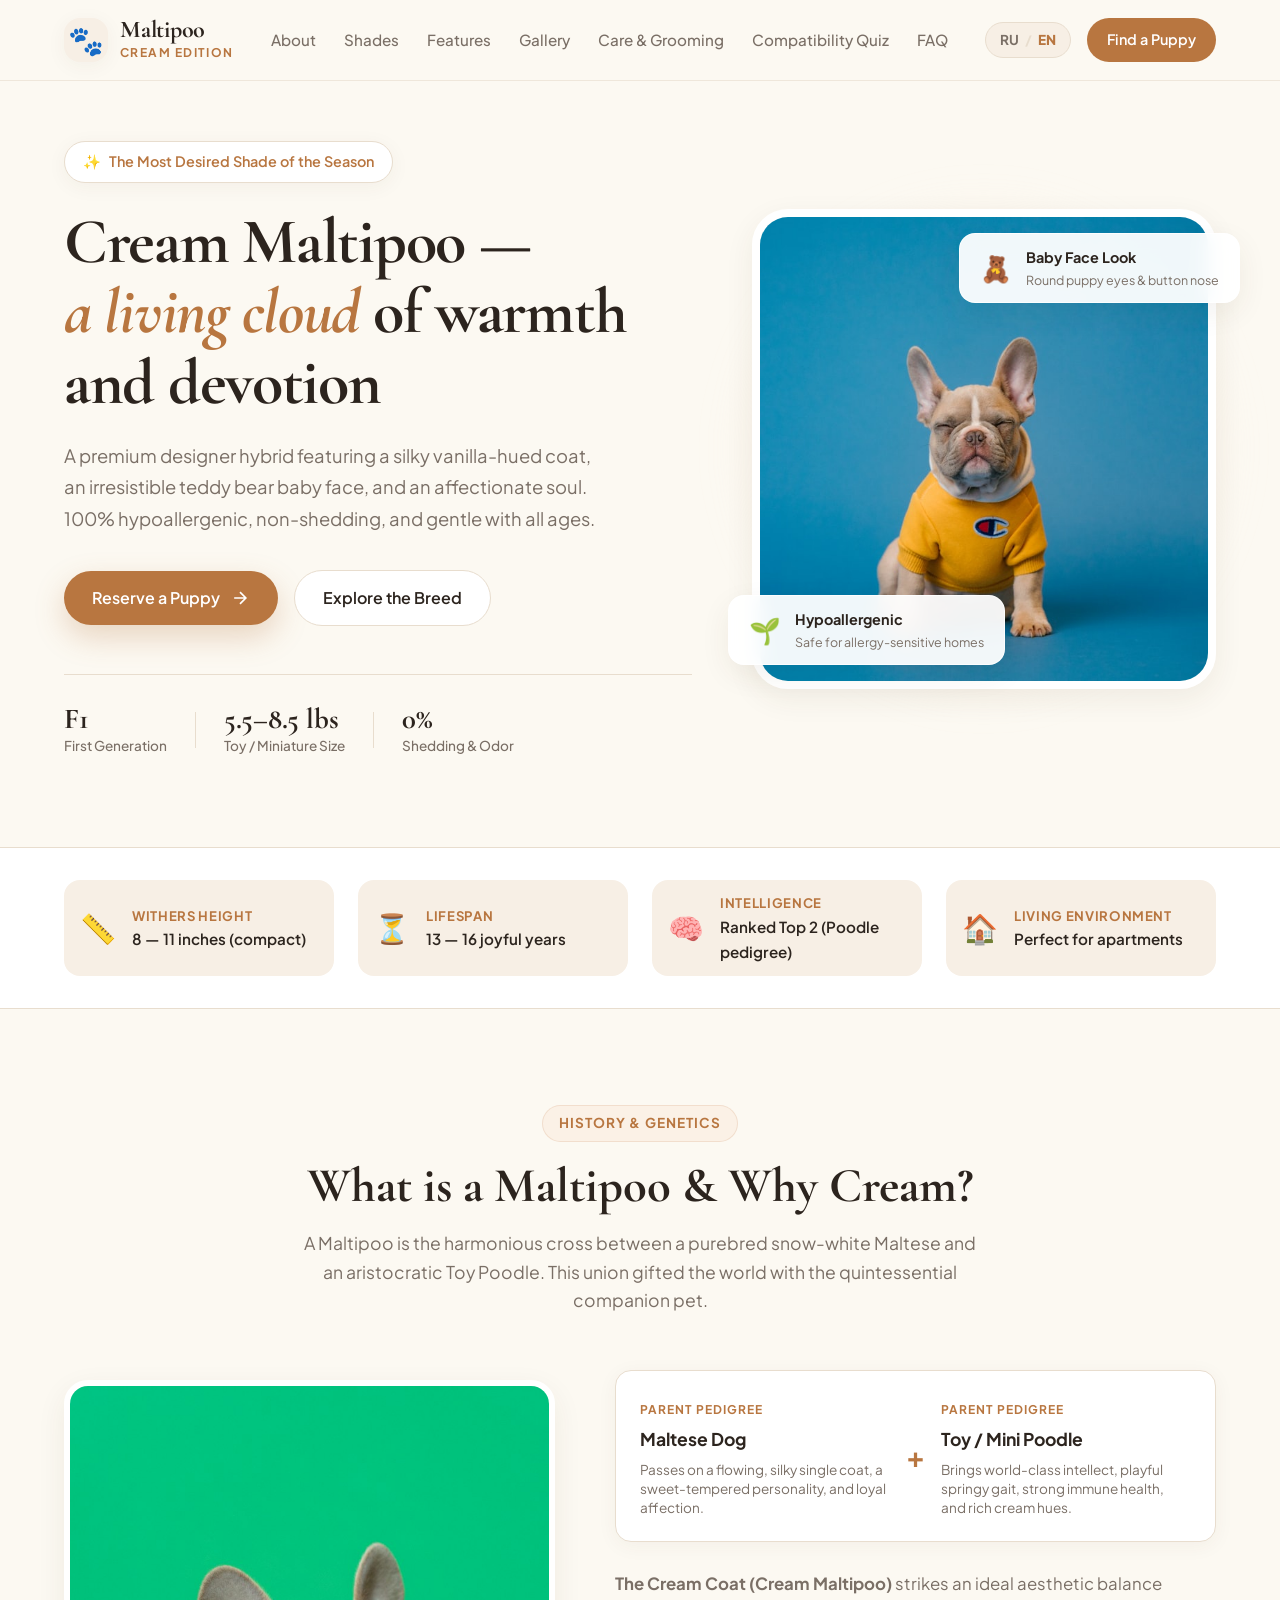
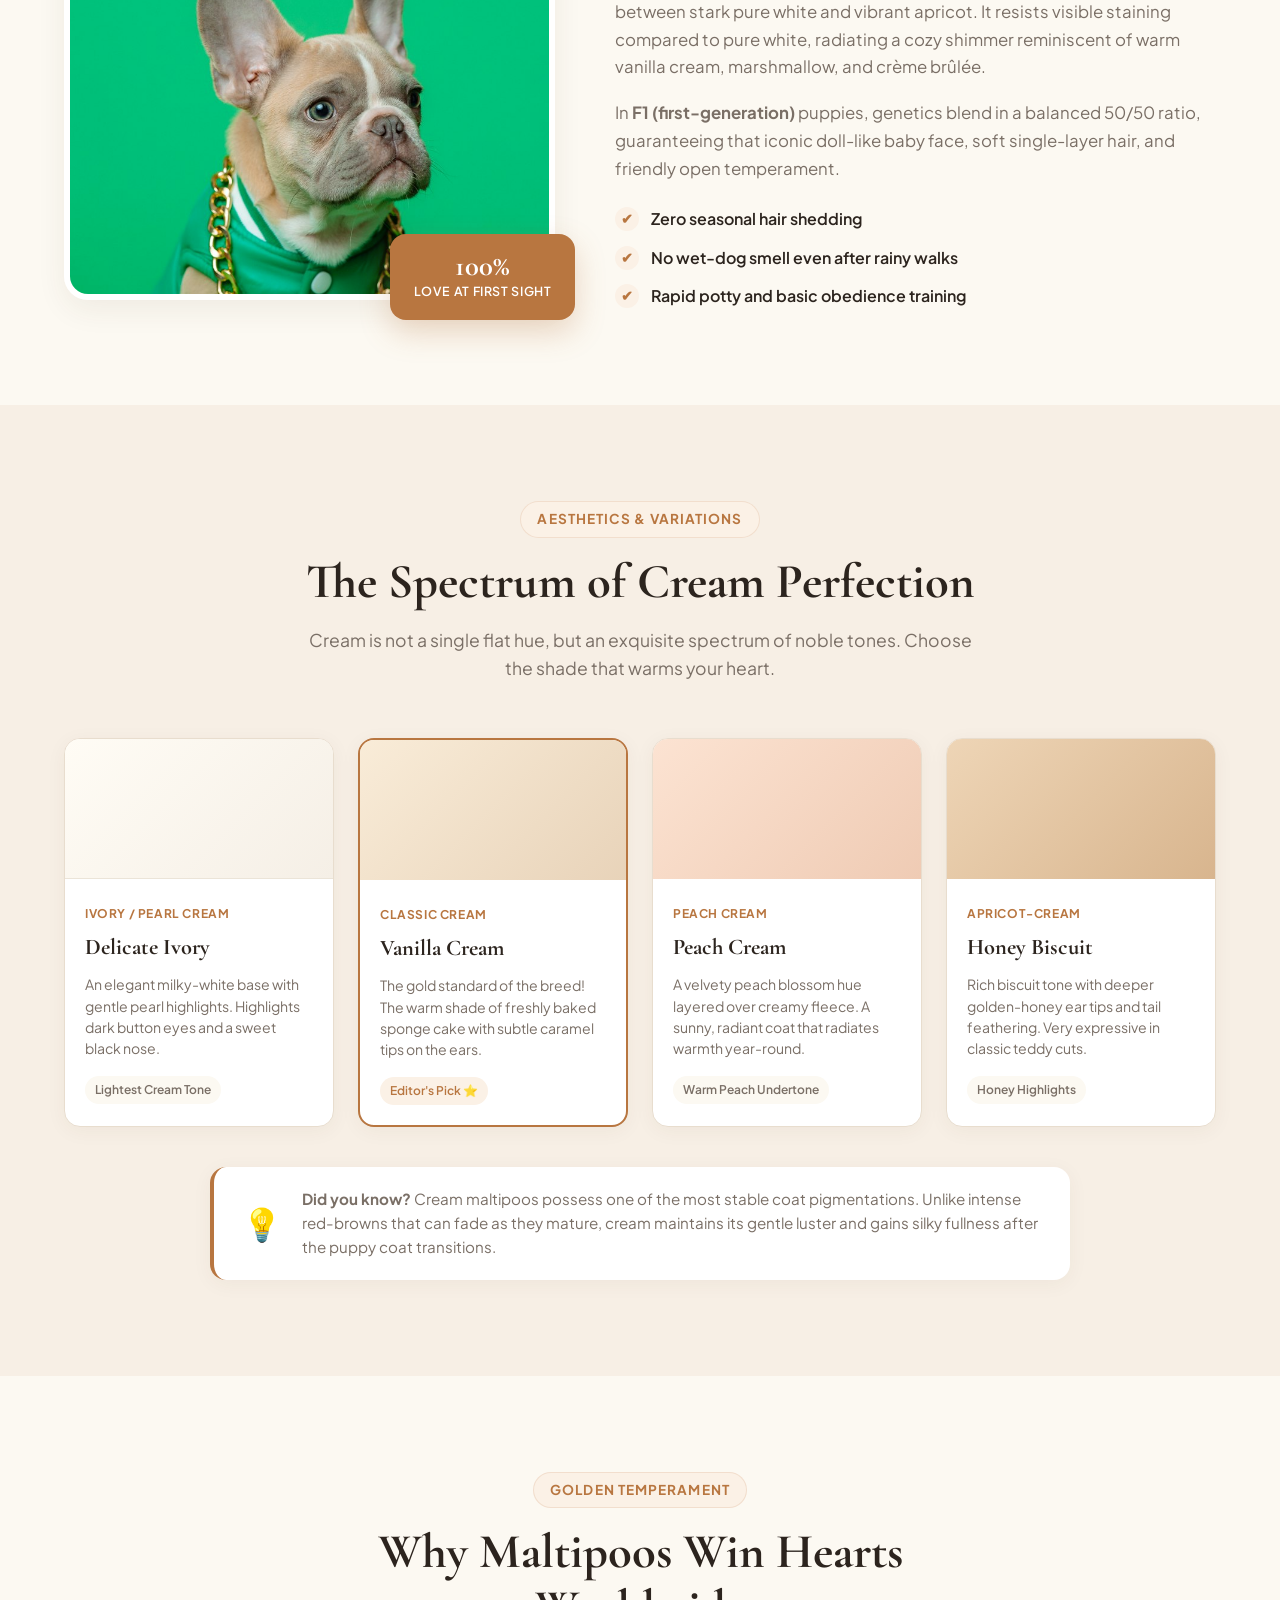
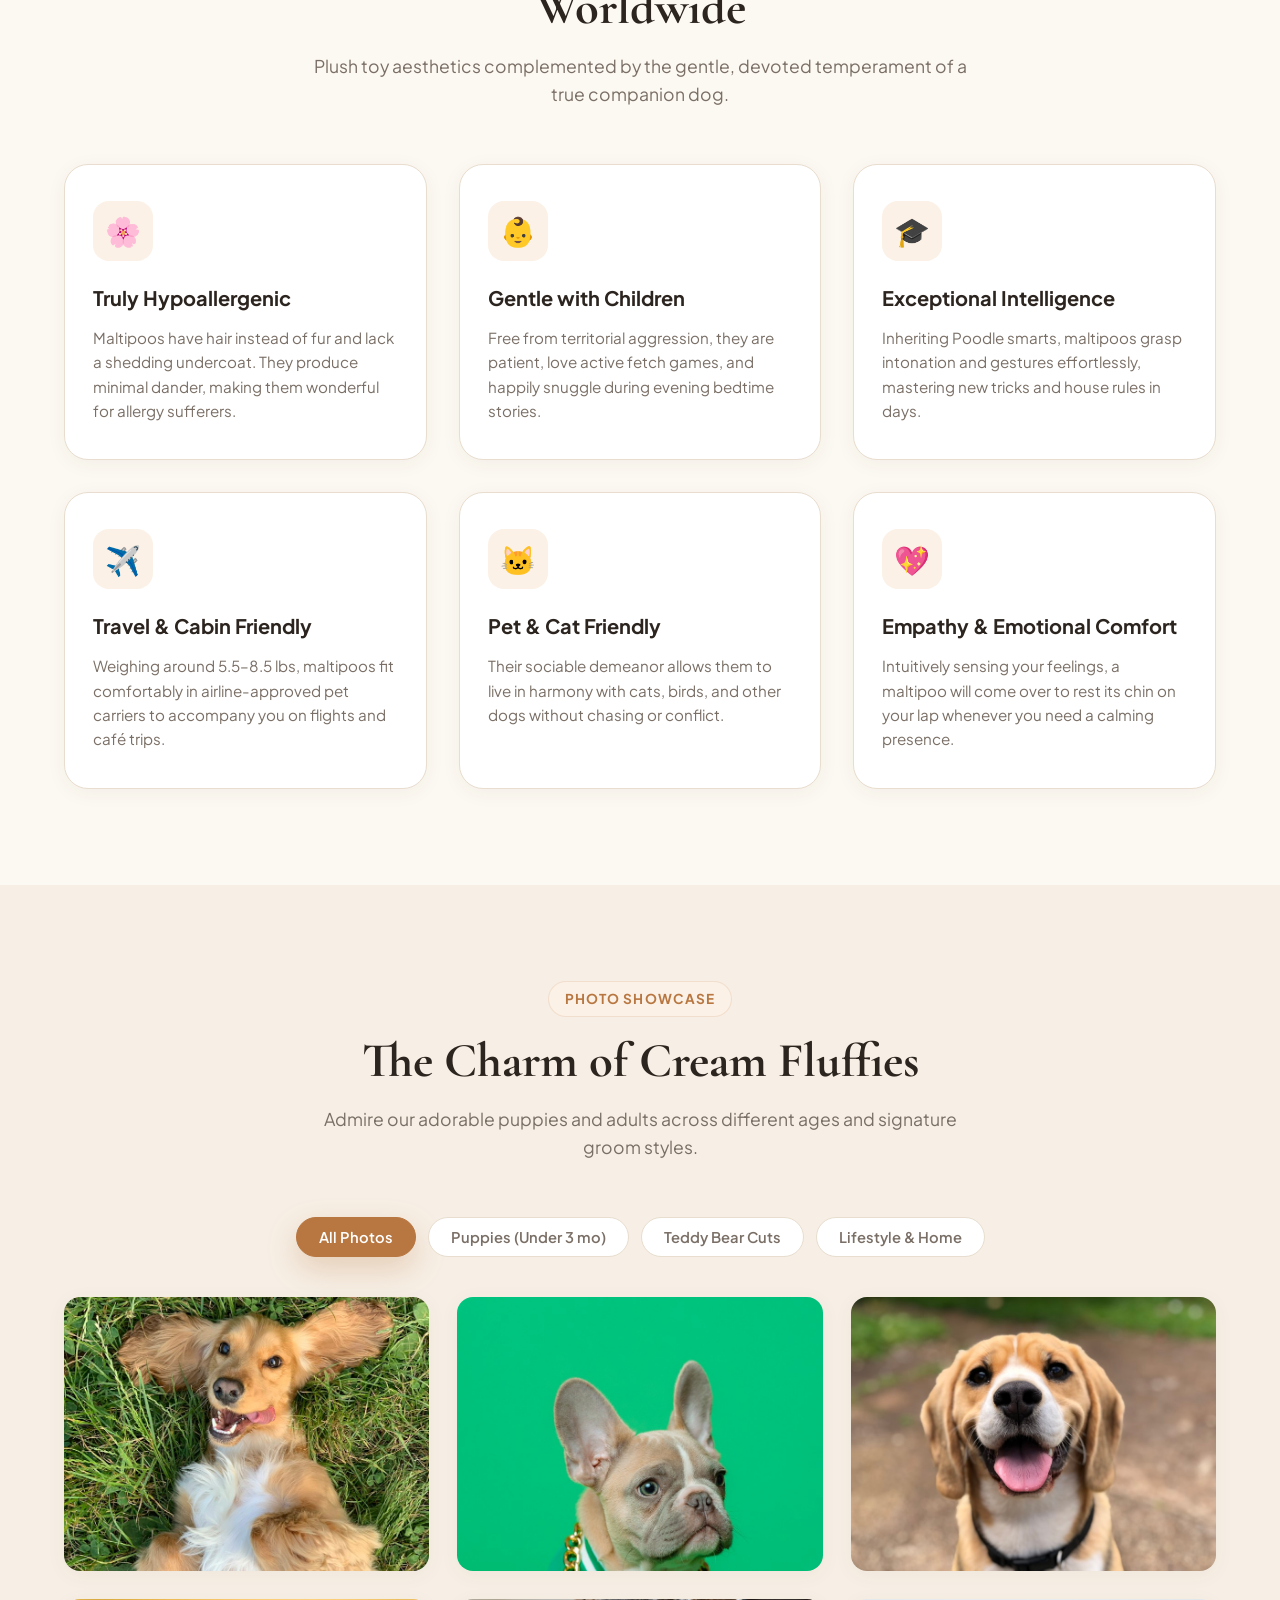
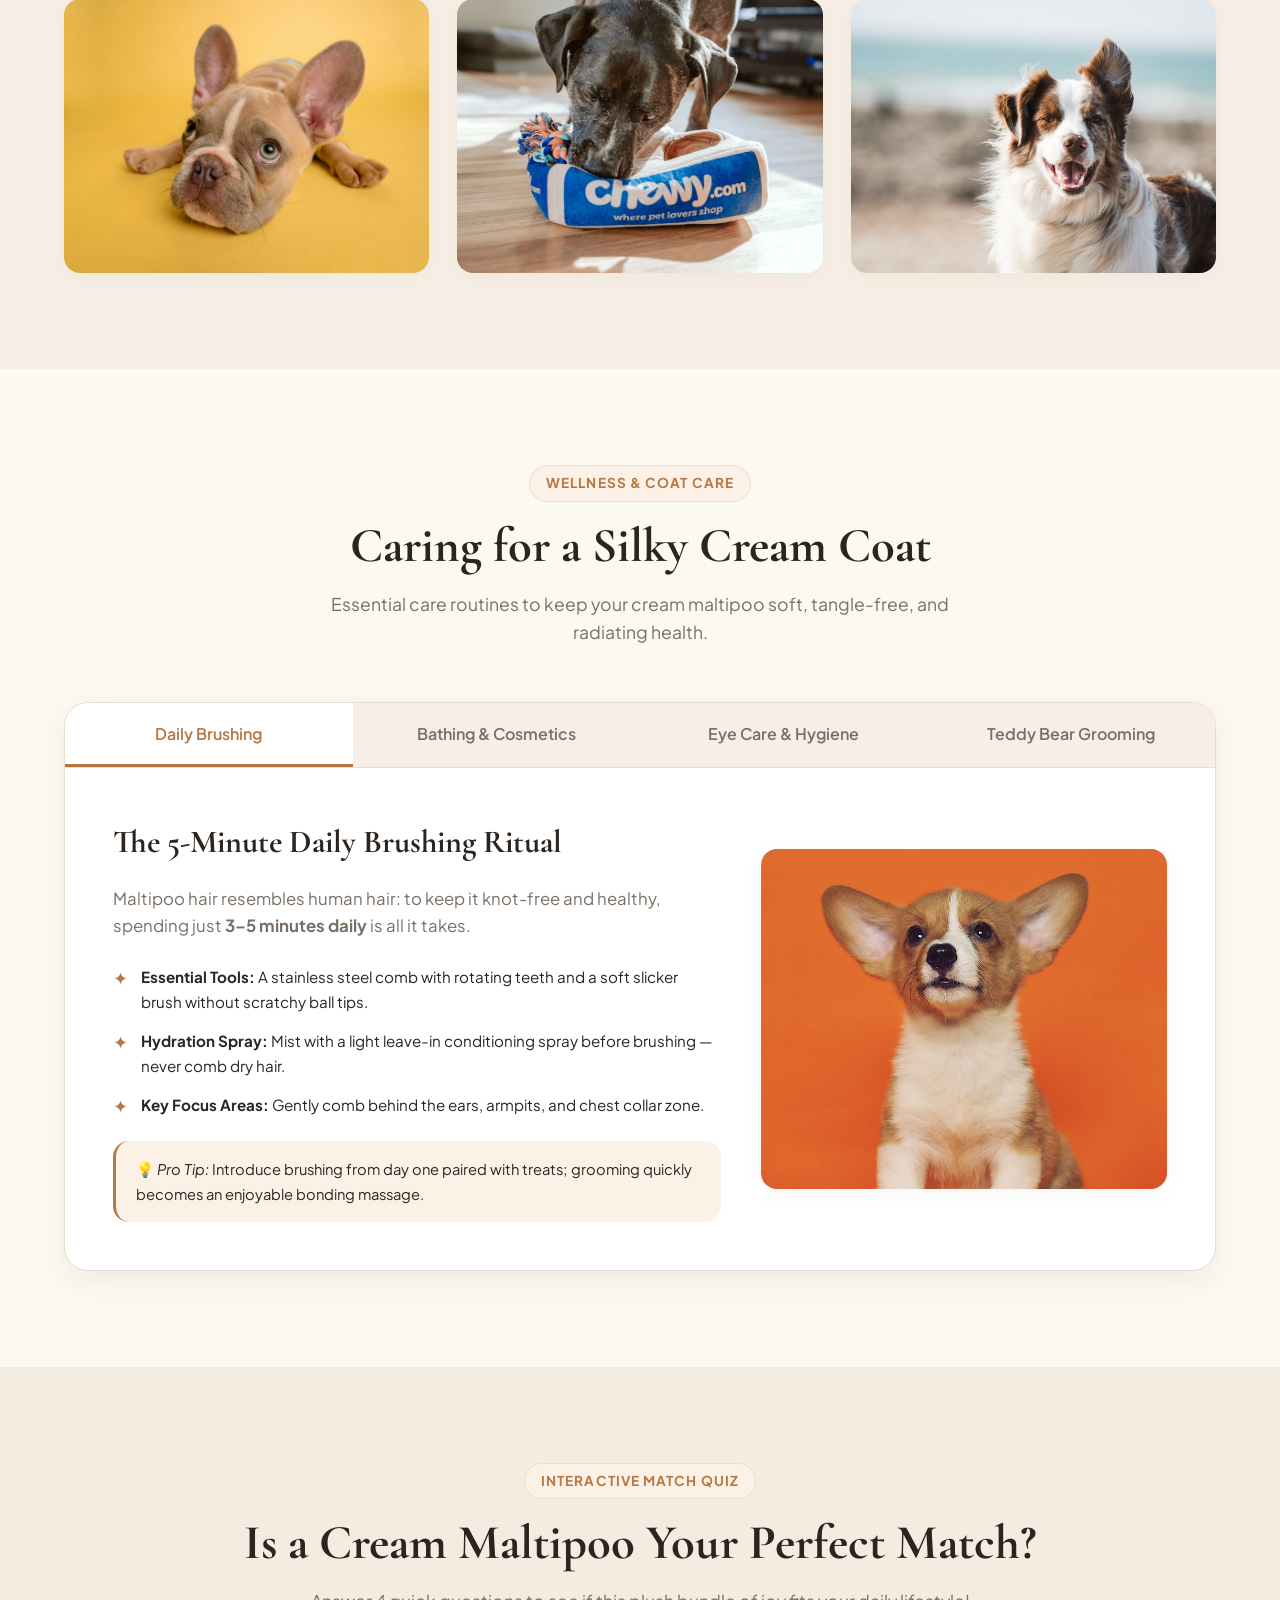
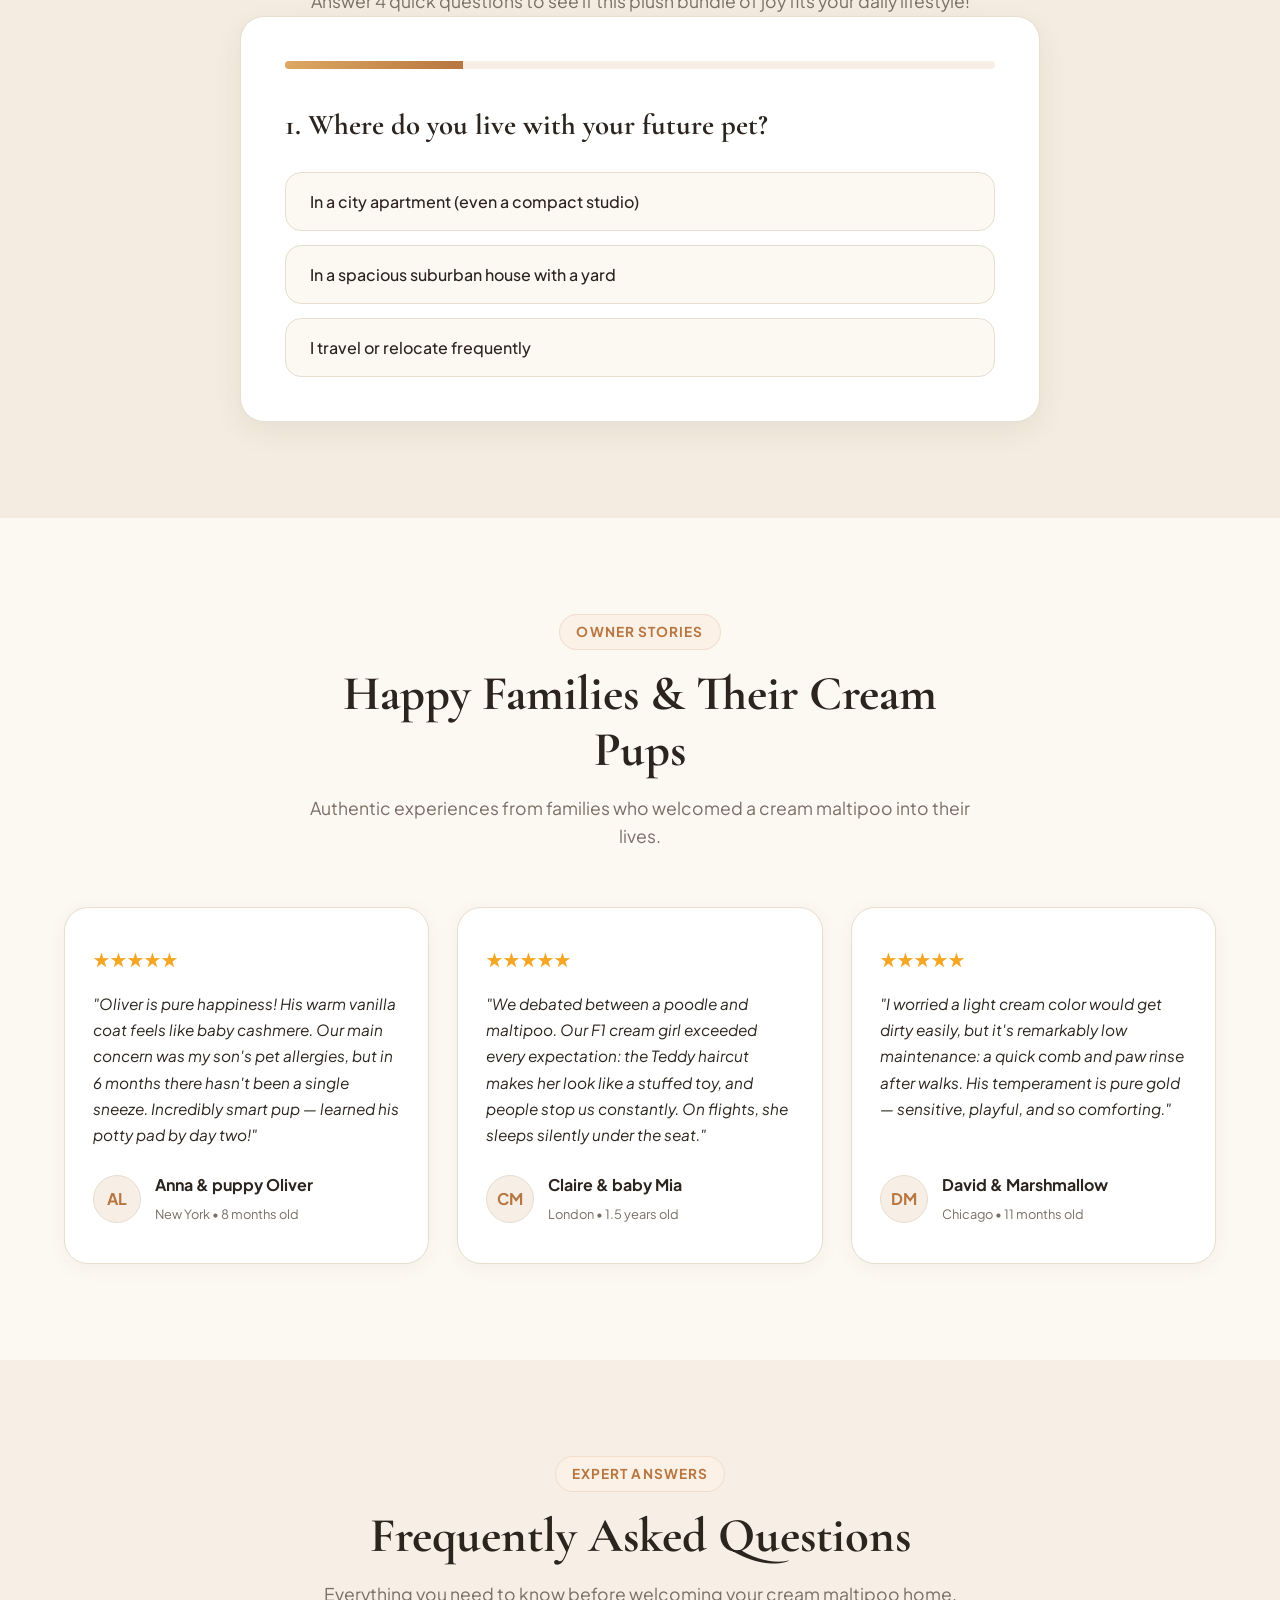
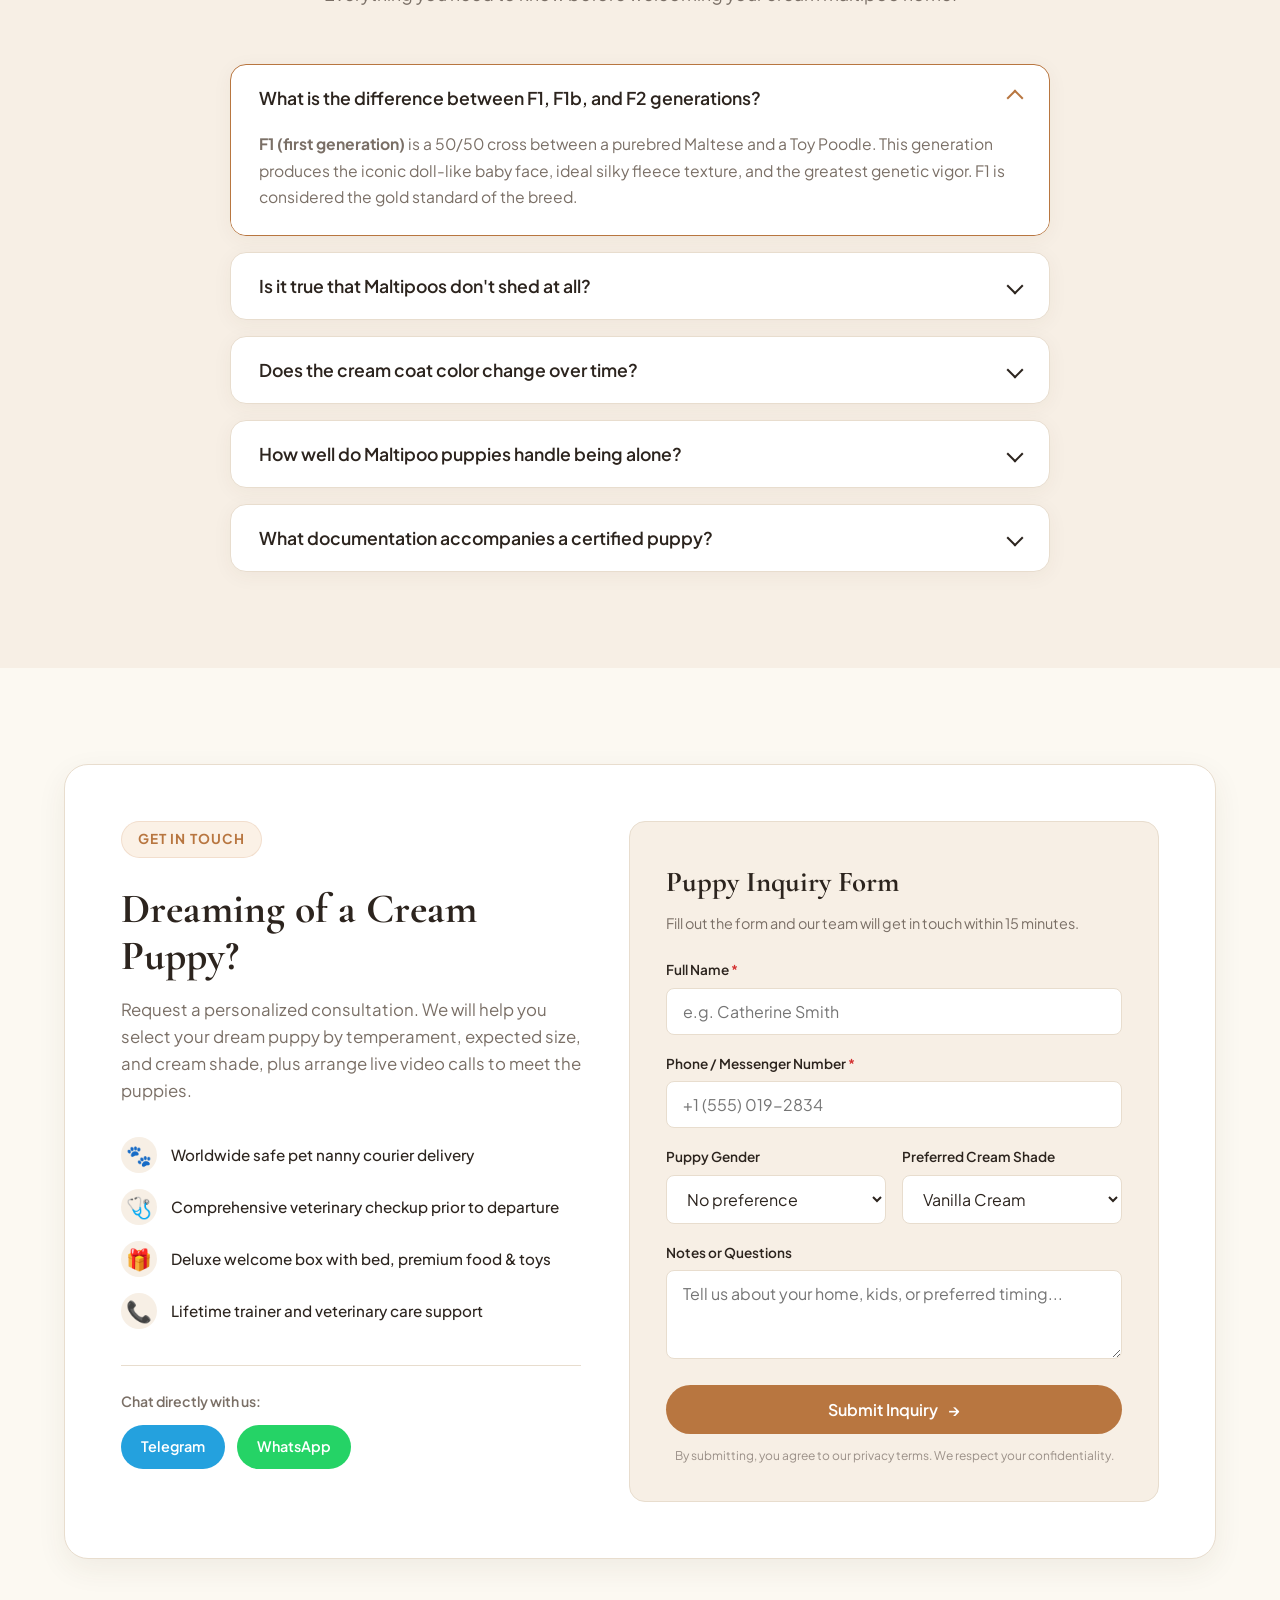
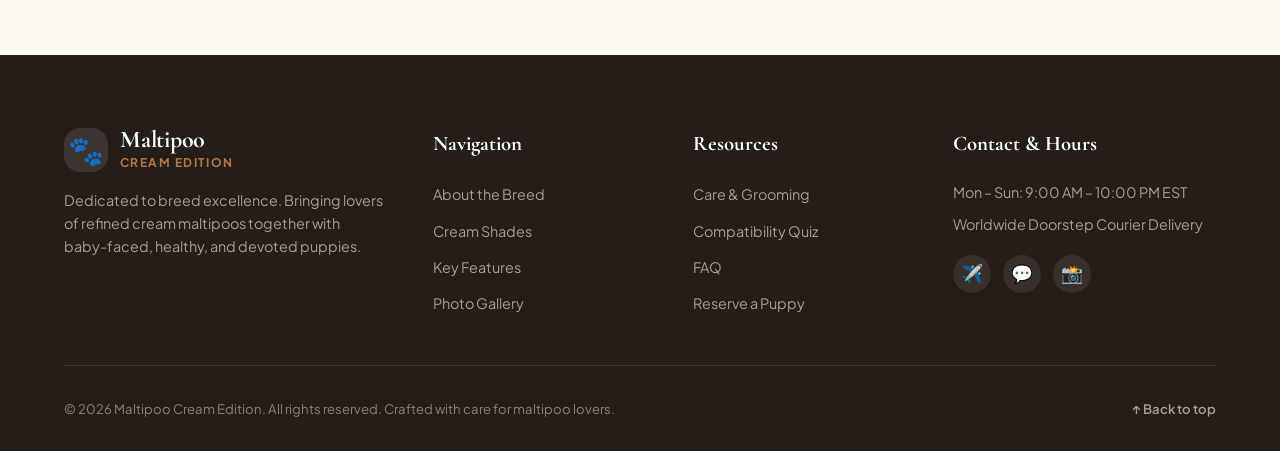
<file: index-en.html>
<!DOCTYPE html>
<html lang="en">
<head>
  <meta charset="UTF-8">
  <meta name="viewport" content="width=device-width, initial-scale=1.0">
  <title>Cream Maltipoo — The Ultimate Plush Companion | Maltipoo Cream</title>
  <meta name="description" content="Discover the Cream Maltipoo: rare cream shades, gentle temperament, hypoallergenic non-shedding coat, teddy bear cut styling, and puppy adoption tips.">
  <meta name="keywords" content="cream maltipoo, maltipoo puppies, maltipoo care, hypoallergenic dogs, teddy bear cut, designer dog breed">

  <!-- Google Fonts: Cormorant Garamond & Plus Jakarta Sans -->
  <link rel="preconnect" href="https://fonts.googleapis.com">
  <link rel="preconnect" href="https://fonts.gstatic.com" crossorigin>
  <link href="https://fonts.googleapis.com/css2?family=Cormorant+Garamond:ital,wght@0,500;0,600;0,700;1,400&family=Plus+Jakarta+Sans:wght@400;500;600;700;800&display=swap" rel="stylesheet">

  <link rel="stylesheet" href="style.css">
</head>
<body>

  <!-- Toast Notification -->
  <div id="toast" class="toast" role="alert" aria-live="polite"></div>

  <!-- Header & Navigation -->
  <header class="site-header" id="header">
    <div class="container header-container">
      <a href="#hero" class="logo">
        <span class="logo-icon">🐾</span>
        <div class="logo-text">
          <span class="brand-title">Maltipoo</span>
          <span class="brand-subtitle">Cream Edition</span>
        </div>
      </a>

      <nav class="main-nav" id="mainNav">
        <ul class="nav-list">
          <li><a href="#about" class="nav-link">About</a></li>
          <li><a href="#colors" class="nav-link">Shades</a></li>
          <li><a href="#features" class="nav-link">Features</a></li>
          <li><a href="#gallery" class="nav-link">Gallery</a></li>
          <li><a href="#care" class="nav-link">Care & Grooming</a></li>
          <li><a href="#quiz" class="nav-link">Compatibility Quiz</a></li>
          <li><a href="#faq" class="nav-link">FAQ</a></li>
        </ul>
      </nav>

      <div class="header-actions">
        <!-- Language Switcher -->
        <div class="lang-switch">
          <a href="index-ru.html" class="lang-switch-link" title="Русский">RU</a>
          <span class="lang-divider">/</span>
          <a href="index.html" class="lang-switch-link active" title="English">EN</a>
        </div>

        <a href="#contact" class="btn btn-primary btn-sm">Find a Puppy</a>
        <button class="burger-btn" id="burgerBtn" aria-label="Open menu" aria-expanded="false">
          <span class="burger-line"></span>
          <span class="burger-line"></span>
          <span class="burger-line"></span>
        </button>
      </div>
    </div>
  </header>

  <main>
    <!-- Hero Section -->
    <section class="hero-section" id="hero">
      <div class="container hero-container">
        <div class="hero-content">
          <div class="hero-badge">
            <span class="sparkle">✨</span> The Most Desired Shade of the Season
          </div>
          <h1 class="hero-title">
            Cream Maltipoo — <br>
            <span class="highlight-text">a living cloud</span> of warmth and devotion
          </h1>
          <p class="hero-description">
            A premium designer hybrid featuring a silky vanilla-hued coat, 
            an irresistible teddy bear baby face, and an affectionate soul. 
            100% hypoallergenic, non-shedding, and gentle with all ages.
          </p>

          <div class="hero-cta-group">
            <a href="#contact" class="btn btn-primary btn-glow">
              <span>Reserve a Puppy</span>
              <svg width="20" height="20" viewBox="0 0 24 24" fill="none" stroke="currentColor" stroke-width="2"><path d="M5 12h14M12 5l7 7-7 7"/></svg>
            </a>
            <a href="#about" class="btn btn-secondary">
              Explore the Breed
            </a>
          </div>

          <div class="hero-stats">
            <div class="stat-item">
              <span class="stat-value">F1</span>
              <span class="stat-label">First Generation</span>
            </div>
            <div class="stat-divider"></div>
            <div class="stat-item">
              <span class="stat-value">5.5–8.5 lbs</span>
              <span class="stat-label">Toy / Miniature Size</span>
            </div>
            <div class="stat-divider"></div>
            <div class="stat-item">
              <span class="stat-value">0%</span>
              <span class="stat-label">Shedding & Odor</span>
            </div>
          </div>
        </div>

        <div class="hero-visual">
          <div class="hero-image-wrapper">
            <div class="hero-blob-bg"></div>
            <img src="images/puppy-hero.jpg" alt="Adorable cream maltipoo puppy" class="hero-img">
            
            <!-- Floating interactive badges -->
            <div class="floating-card float-top-right">
              <span class="float-emoji">🧸</span>
              <div>
                <strong>Baby Face Look</strong>
                <p>Round puppy eyes & button nose</p>
              </div>
            </div>

            <div class="floating-card float-bottom-left">
              <span class="float-emoji">🌱</span>
              <div>
                <strong>Hypoallergenic</strong>
                <p>Safe for allergy-sensitive homes</p>
              </div>
            </div>
          </div>
        </div>
      </div>
    </section>

    <!-- Quick Facts Bar -->
    <section class="quick-facts-bar">
      <div class="container">
        <div class="facts-grid">
          <div class="fact-card">
            <div class="fact-icon">📏</div>
            <div>
              <div class="fact-title">Withers Height</div>
              <div class="fact-detail">8 — 11 inches (compact)</div>
            </div>
          </div>
          <div class="fact-card">
            <div class="fact-icon">⏳</div>
            <div>
              <div class="fact-title">Lifespan</div>
              <div class="fact-detail">13 — 16 joyful years</div>
            </div>
          </div>
          <div class="fact-card">
            <div class="fact-icon">🧠</div>
            <div>
              <div class="fact-title">Intelligence</div>
              <div class="fact-detail">Ranked Top 2 (Poodle pedigree)</div>
            </div>
          </div>
          <div class="fact-card">
            <div class="fact-icon">🏠</div>
            <div>
              <div class="fact-title">Living Environment</div>
              <div class="fact-detail">Perfect for apartments</div>
            </div>
          </div>
        </div>
      </div>
    </section>

    <!-- About the Breed Section -->
    <section class="section about-section" id="about">
      <div class="container">
        <div class="section-head text-center">
          <span class="section-tag">History & Genetics</span>
          <h2 class="section-title">What is a Maltipoo & Why Cream?</h2>
          <p class="section-subtitle">
            A Maltipoo is the harmonious cross between a purebred snow-white Maltese and an aristocratic Toy Poodle. 
            This union gifted the world with the quintessential companion pet.
          </p>
        </div>

        <div class="about-grid">
          <div class="about-image-col">
            <div class="image-stack">
              <img src="images/puppy-teddy.jpg" alt="Teddy bear cut cream maltipoo" class="stack-main-img">
              <div class="stack-badge">
                <span class="badge-num">100%</span>
                <span class="badge-text">Love at First Sight</span>
              </div>
            </div>
          </div>

          <div class="about-text-col">
            <div class="parents-box">
              <div class="parent-card">
                <span class="parent-role">Parent Pedigree</span>
                <h4>Maltese Dog</h4>
                <p>Passes on a flowing, silky single coat, a sweet-tempered personality, and loyal affection.</p>
              </div>
              <div class="parent-plus">+</div>
              <div class="parent-card">
                <span class="parent-role">Parent Pedigree</span>
                <h4>Toy / Mini Poodle</h4>
                <p>Brings world-class intellect, playful springy gait, strong immune health, and rich cream hues.</p>
              </div>
            </div>

            <div class="about-paragraphs">
              <p>
                <strong>The Cream Coat (Cream Maltipoo)</strong> strikes an ideal aesthetic balance between stark pure white and vibrant apricot. 
                It resists visible staining compared to pure white, radiating a cozy shimmer reminiscent of warm vanilla cream, marshmallow, and crème brûlée.
              </p>
              <p>
                In <strong>F1 (first-generation)</strong> puppies, genetics blend in a balanced 50/50 ratio, guaranteeing that iconic 
                doll-like baby face, soft single-layer hair, and friendly open temperament.
              </p>
            </div>

            <div class="feature-bullets">
              <div class="bullet-item">
                <span class="bullet-icon">✔</span>
                <span>Zero seasonal hair shedding</span>
              </div>
              <div class="bullet-item">
                <span class="bullet-icon">✔</span>
                <span>No wet-dog smell even after rainy walks</span>
              </div>
              <div class="bullet-item">
                <span class="bullet-icon">✔</span>
                <span>Rapid potty and basic obedience training</span>
              </div>
            </div>
          </div>
        </div>
      </div>
    </section>

    <!-- Shades Palette Section -->
    <section class="section colors-section" id="colors">
      <div class="container">
        <div class="section-head text-center">
          <span class="section-tag">Aesthetics & Variations</span>
          <h2 class="section-title">The Spectrum of Cream Perfection</h2>
          <p class="section-subtitle">
            Cream is not a single flat hue, but an exquisite spectrum of noble tones. 
            Choose the shade that warms your heart.
          </p>
        </div>

        <div class="colors-grid">
          <div class="color-card" data-shade="ivory">
            <div class="color-swatch ivory-swatch"></div>
            <div class="color-card-body">
              <span class="shade-label">Ivory / Pearl Cream</span>
              <h3 class="color-title">Delicate Ivory</h3>
              <p class="color-desc">
                An elegant milky-white base with gentle pearl highlights. Highlights dark button eyes and a sweet black nose.
              </p>
              <div class="color-tag">Lightest Cream Tone</div>
            </div>
          </div>

          <div class="color-card active" data-shade="vanilla">
            <div class="color-swatch vanilla-swatch"></div>
            <div class="color-card-body">
              <span class="shade-label">Classic Cream</span>
              <h3 class="color-title">Vanilla Cream</h3>
              <p class="color-desc">
                The gold standard of the breed! The warm shade of freshly baked sponge cake with subtle caramel tips on the ears.
              </p>
              <div class="color-tag featured-tag">Editor's Pick ⭐</div>
            </div>
          </div>

          <div class="color-card" data-shade="peach">
            <div class="color-swatch peach-swatch"></div>
            <div class="color-card-body">
              <span class="shade-label">Peach Cream</span>
              <h3 class="color-title">Peach Cream</h3>
              <p class="color-desc">
                A velvety peach blossom hue layered over creamy fleece. A sunny, radiant coat that radiates warmth year-round.
              </p>
              <div class="color-tag">Warm Peach Undertone</div>
            </div>
          </div>

          <div class="color-card" data-shade="biscuit">
            <div class="color-swatch biscuit-swatch"></div>
            <div class="color-card-body">
              <span class="shade-label">Apricot-Cream</span>
              <h3 class="color-title">Honey Biscuit</h3>
              <p class="color-desc">
                Rich biscuit tone with deeper golden-honey ear tips and tail feathering. Very expressive in classic teddy cuts.
              </p>
              <div class="color-tag">Honey Highlights</div>
            </div>
          </div>
        </div>

        <!-- Stable coat note box -->
        <div class="color-note-box">
          <div class="note-icon">💡</div>
          <div class="note-text">
            <strong>Did you know?</strong> 
            Cream maltipoos possess one of the most stable coat pigmentations. Unlike intense red-browns that can fade as they mature, cream maintains its gentle luster and gains silky fullness after the puppy coat transitions.
          </div>
        </div>
      </div>
    </section>

    <!-- Breed Features Section -->
    <section class="section features-section" id="features">
      <div class="container">
        <div class="section-head text-center">
          <span class="section-tag">Golden Temperament</span>
          <h2 class="section-title">Why Maltipoos Win Hearts Worldwide</h2>
          <p class="section-subtitle">
            Plush toy aesthetics complemented by the gentle, devoted temperament of a true companion dog.
          </p>
        </div>

        <div class="features-grid">
          <div class="feature-card">
            <div class="feature-icon-wrapper">
              <span>🌸</span>
            </div>
            <h3>Truly Hypoallergenic</h3>
            <p>Maltipoos have hair instead of fur and lack a shedding undercoat. They produce minimal dander, making them wonderful for allergy sufferers.</p>
          </div>

          <div class="feature-card">
            <div class="feature-icon-wrapper">
              <span>👶</span>
            </div>
            <h3>Gentle with Children</h3>
            <p>Free from territorial aggression, they are patient, love active fetch games, and happily snuggle during evening bedtime stories.</p>
          </div>

          <div class="feature-card">
            <div class="feature-icon-wrapper">
              <span>🎓</span>
            </div>
            <h3>Exceptional Intelligence</h3>
            <p>Inheriting Poodle smarts, maltipoos grasp intonation and gestures effortlessly, mastering new tricks and house rules in days.</p>
          </div>

          <div class="feature-card">
            <div class="feature-icon-wrapper">
              <span>✈️</span>
            </div>
            <h3>Travel & Cabin Friendly</h3>
            <p>Weighing around 5.5–8.5 lbs, maltipoos fit comfortably in airline-approved pet carriers to accompany you on flights and café trips.</p>
          </div>

          <div class="feature-card">
            <div class="feature-icon-wrapper">
              <span>🐱</span>
            </div>
            <h3>Pet & Cat Friendly</h3>
            <p>Their sociable demeanor allows them to live in harmony with cats, birds, and other dogs without chasing or conflict.</p>
          </div>

          <div class="feature-card">
            <div class="feature-icon-wrapper">
              <span>💖</span>
            </div>
            <h3>Empathy & Emotional Comfort</h3>
            <p>Intuitively sensing your feelings, a maltipoo will come over to rest its chin on your lap whenever you need a calming presence.</p>
          </div>
        </div>
      </div>
    </section>

    <!-- Gallery Section -->
    <section class="section gallery-section" id="gallery">
      <div class="container">
        <div class="section-head text-center">
          <span class="section-tag">Photo Showcase</span>
          <h2 class="section-title">The Charm of Cream Fluffies</h2>
          <p class="section-subtitle">
            Admire our adorable puppies and adults across different ages and signature groom styles.
          </p>
        </div>

        <!-- Filter Controls -->
        <div class="gallery-filters" id="galleryFilters">
          <button class="filter-btn active" data-filter="all">All Photos</button>
          <button class="filter-btn" data-filter="puppies">Puppies (Under 3 mo)</button>
          <button class="filter-btn" data-filter="grooming">Teddy Bear Cuts</button>
          <button class="filter-btn" data-filter="lifestyle">Lifestyle & Home</button>
        </div>

        <!-- Gallery Grid -->
        <div class="gallery-grid" id="galleryGrid">
          <div class="gallery-item" data-category="puppies">
            <div class="gallery-card">
              <img src="images/puppy-cream.jpg" alt="Cream maltipoo puppy" loading="lazy">
              <div class="gallery-overlay">
                <span class="gallery-tag">Puppy (10 weeks)</span>
                <h4>Sweet Vanilla Baby</h4>
                <p>Warm cream coat with an iconic baby-face look</p>
              </div>
            </div>
          </div>

          <div class="gallery-item" data-category="grooming">
            <div class="gallery-card">
              <img src="images/puppy-teddy.jpg" alt="Maltipoo with plush teddy haircut" loading="lazy">
              <div class="gallery-overlay">
                <span class="gallery-tag">Teddy Bear Cut</span>
                <h4>Classic Plush Styling</h4>
                <p>Rounded muzzle and velvety soft ear trims</p>
              </div>
            </div>
          </div>

          <div class="gallery-item" data-category="lifestyle">
            <div class="gallery-card">
              <img src="images/puppy-2.jpg" alt="Maltipoo on an outdoor walk" loading="lazy">
              <div class="gallery-overlay">
                <span class="gallery-tag">Lifestyle</span>
                <h4>Sunshine Park Stroll</h4>
                <p>Cream coat catches golden sunlight beautifully</p>
              </div>
            </div>
          </div>

          <div class="gallery-item" data-category="puppies">
            <div class="gallery-card">
              <img src="images/puppy-3.jpg" alt="Playful cream maltipoo puppy" loading="lazy">
              <div class="gallery-overlay">
                <span class="gallery-tag">Puppy (3 months)</span>
                <h4>Peachy Glow</h4>
                <p>Playful demeanor and cashmere softness</p>
              </div>
            </div>
          </div>

          <div class="gallery-item" data-category="grooming">
            <div class="gallery-card">
              <img src="images/puppy-grooming.jpg" alt="Maltipoo after professional grooming" loading="lazy">
              <div class="gallery-overlay">
                <span class="gallery-tag">Grooming</span>
                <h4>Salon Spa Session</h4>
                <p>Silky hydration and precision hand-scissor finish</p>
              </div>
            </div>
          </div>

          <div class="gallery-item" data-category="lifestyle">
            <div class="gallery-card">
              <img src="images/puppy-4.jpg" alt="Maltipoo resting on comfortable couch" loading="lazy">
              <div class="gallery-overlay">
                <span class="gallery-tag">Home Comfort</span>
                <h4>Cozy Pillow Naps</h4>
                <p>Maltipoos cherish cuddle time with their humans</p>
              </div>
            </div>
          </div>
        </div>
      </div>
    </section>

    <!-- Care & Grooming Guide -->
    <section class="section care-section" id="care">
      <div class="container">
        <div class="section-head text-center">
          <span class="section-tag">Wellness & Coat Care</span>
          <h2 class="section-title">Caring for a Silky Cream Coat</h2>
          <p class="section-subtitle">
            Essential care routines to keep your cream maltipoo soft, tangle-free, and radiating health.
          </p>
        </div>

        <div class="care-tabs-container">
          <div class="care-tabs-nav" role="tablist">
            <button class="care-tab active" data-tab="tab-combing">Daily Brushing</button>
            <button class="care-tab" data-tab="tab-bathing">Bathing & Cosmetics</button>
            <button class="care-tab" data-tab="tab-eyes">Eye Care & Hygiene</button>
            <button class="care-tab" data-tab="tab-grooming">Teddy Bear Grooming</button>
          </div>

          <div class="care-tab-content active" id="tab-combing">
            <div class="care-card-inner">
              <div class="care-info">
                <h3>The 5-Minute Daily Brushing Ritual</h3>
                <p>
                  Maltipoo hair resembles human hair: to keep it knot-free and healthy, 
                  spending just <strong>3–5 minutes daily</strong> is all it takes.
                </p>
                <ul class="care-checklist">
                  <li><strong>Essential Tools:</strong> A stainless steel comb with rotating teeth and a soft slicker brush without scratchy ball tips.</li>
                  <li><strong>Hydration Spray:</strong> Mist with a light leave-in conditioning spray before brushing — never comb dry hair.</li>
                  <li><strong>Key Focus Areas:</strong> Gently comb behind the ears, armpits, and chest collar zone.</li>
                </ul>
                <div class="care-tip">
                  💡 <em>Pro Tip:</em> Introduce brushing from day one paired with treats; grooming quickly becomes an enjoyable bonding massage.
                </div>
              </div>
              <div class="care-image">
                <img src="images/puppy-care.jpg" alt="Maltipoo coat brushing routine">
              </div>
            </div>
          </div>

          <div class="care-tab-content" id="tab-bathing">
            <div class="care-card-inner">
              <div class="care-info">
                <h3>Bathing & Products for Cream Coats</h3>
                <p>
                  Cream coats do not require aggressive bleaching chemicals like pure white coats might. 
                  The primary focus is moisture, silkiness, and cuticle protection.
                </p>
                <ul class="care-checklist">
                  <li><strong>Frequency:</strong> Bathe every 10–14 days or after outdoor adventures.</li>
                  <li><strong>Shampoo:</strong> Choose sulfate-free professional shampoos designed for light and cream coats.</li>
                  <li><strong>Conditioner / Mask:</strong> An essential step to seal the hair shafts and prevent friction tangles.</li>
                  <li><strong>Drying:</strong> Blow-dry on gentle warm heat, line-combing in the direction of hair growth.</li>
                </ul>
              </div>
              <div class="care-image">
                <img src="images/puppy-grooming.jpg" alt="Bathing and blow drying maltipoo">
              </div>
            </div>
          </div>

          <div class="care-tab-content" id="tab-eyes">
            <div class="care-card-inner">
              <div class="care-info">
                <h3>Clear & Bright Eyes: Tear Stain Prevention</h3>
                <p>
                  During teething or seasonal dust, light-colored pups may experience minor tear buildup. 
                  Simple daily care preserves an immaculate teddy face.
                </p>
                <ul class="care-checklist">
                  <li><strong>Daily Wiping:</strong> Gently wipe eye corners using a cotton round with chamomile or saline lotion.</li>
                  <li><strong>Filtered Drinking Water:</strong> Provide filtered or bottled water (hard mineral water can cause reddish tear oxidation).</li>
                  <li><strong>Stainless Steel Bowls:</strong> Use ceramic or stainless steel bowls to avoid bacterial buildup common in plastic.</li>
                </ul>
              </div>
              <div class="care-image">
                <img src="images/puppy-cream.jpg" alt="Clear eyes on cream maltipoo puppy">
              </div>
            </div>
          </div>

          <div class="care-tab-content" id="tab-grooming">
            <div class="care-card-inner">
              <div class="care-info">
                <h3>Signature «Teddy Bear» Haircut</h3>
                <p>
                  The world-famous cut that turns cream maltipoos into living teddy bears. 
                  The muzzle is sculpted into a soft sphere, legs into pillowy cylinders, and body hair kept at a plush length.
                </p>
                <ul class="care-checklist">
                  <li><strong>Frequency:</strong> Salon appointment every 6 to 8 weeks.</li>
                  <li><strong>Puppy's First Groom:</strong> Sanitary trim (paws, hygiene, eyes) at 3.5 months; full stylized cut at 5–6 months.</li>
                  <li><strong>Ear Styling:</strong> Keep ears long and silky, or trim them into cute rounded bob-ears.</li>
                </ul>
              </div>
              <div class="care-image">
                <img src="images/puppy-teddy.jpg" alt="Teddy bear styled maltipoo">
              </div>
            </div>
          </div>
        </div>
      </div>
    </section>

    <!-- Interactive Quiz Section -->
    <section class="section quiz-section" id="quiz">
      <div class="container">
        <div class="quiz-card-wrapper">
          <div class="quiz-header text-center">
            <span class="section-tag">Interactive Match Quiz</span>
            <h2 class="section-title">Is a Cream Maltipoo Your Perfect Match?</h2>
            <p class="section-subtitle">
              Answer 4 quick questions to see if this plush bundle of joy fits your daily lifestyle!
            </p>
          </div>

          <div class="quiz-box" id="quizBox">
            <div class="quiz-progress">
              <div class="quiz-progress-bar" id="quizProgressBar"></div>
            </div>

            <!-- Step 1 -->
            <div class="quiz-step active" data-step="1">
              <h3 class="quiz-question">1. Where do you live with your future pet?</h3>
              <div class="quiz-options">
                <button class="quiz-opt-btn" data-points="3">In a city apartment (even a compact studio)</button>
                <button class="quiz-opt-btn" data-points="3">In a spacious suburban house with a yard</button>
                <button class="quiz-opt-btn" data-points="2">I travel or relocate frequently</button>
              </div>
            </div>

            <!-- Step 2 -->
            <div class="quiz-step" data-step="2">
              <h3 class="quiz-question">2. Does anyone in your household have pet allergies?</h3>
              <div class="quiz-options">
                <button class="quiz-opt-btn" data-points="3">Yes, which is why we need a certified hypoallergenic dog</button>
                <button class="quiz-opt-btn" data-points="3">No, but we value a clean home with zero pet hair</button>
                <button class="quiz-opt-btn" data-points="2">Not sure, we would love to test beforehand</button>
              </div>
            </div>

            <!-- Step 3 -->
            <div class="quiz-step" data-step="3">
              <h3 class="quiz-question">3. How much time can you spend interacting daily?</h3>
              <div class="quiz-options">
                <button class="quiz-opt-btn" data-points="3">Lots: I work remotely or family is usually home</button>
                <button class="quiz-opt-btn" data-points="3">Regular work hours, but evenings and weekends are for my dog</button>
                <button class="quiz-opt-btn" data-points="1">Away from home 16 hours every day</button>
              </div>
            </div>

            <!-- Step 4 -->
            <div class="quiz-step" data-step="4">
              <h3 class="quiz-question">4. What temperament do you seek in a puppy?</h3>
              <div class="quiz-options">
                <button class="quiz-opt-btn" data-points="3">An affectionate cuddle-bug ready to hug 24/7</button>
                <button class="quiz-opt-btn" data-points="3">A cheerful, smart playmate for family and walks</button>
                <button class="quiz-opt-btn" data-points="2">A calm lap dog that enjoys gentle companionship</button>
              </div>
            </div>

            <!-- Quiz Result -->
            <div class="quiz-result" id="quizResult">
              <div class="result-badge">🎉 Result Ready!</div>
              <h3 class="result-title" id="resultTitle">99% Match: Ideal Companion!</h3>
              <p class="result-desc" id="resultDesc">
                A Cream Maltipoo is your absolute dream match! Your lifestyle and warmth will give this affectionate pup the happiest forever home.
              </p>
              <div class="result-actions">
                <a href="#contact" class="btn btn-primary">Find My Matching Puppy</a>
                <button class="btn btn-outline" id="restartQuizBtn">Retake Quiz</button>
              </div>
            </div>
          </div>
        </div>
      </div>
    </section>

    <!-- Reviews Section -->
    <section class="section reviews-section" id="reviews">
      <div class="container">
        <div class="section-head text-center">
          <span class="section-tag">Owner Stories</span>
          <h2 class="section-title">Happy Families & Their Cream Pups</h2>
          <p class="section-subtitle">
            Authentic experiences from families who welcomed a cream maltipoo into their lives.
          </p>
        </div>

        <div class="reviews-grid">
          <div class="review-card">
            <div class="review-stars">★★★★★</div>
            <p class="review-text">
              "Oliver is pure happiness! His warm vanilla coat feels like baby cashmere. Our main concern was my son's pet allergies, but in 6 months there hasn't been a single sneeze. Incredibly smart pup — learned his potty pad by day two!"
            </p>
            <div class="reviewer-profile">
              <div class="reviewer-avatar">AL</div>
              <div>
                <h4 class="reviewer-name">Anna & puppy Oliver</h4>
                <span class="reviewer-city">New York • 8 months old</span>
              </div>
            </div>
          </div>

          <div class="review-card">
            <div class="review-stars">★★★★★</div>
            <p class="review-text">
              "We debated between a poodle and maltipoo. Our F1 cream girl exceeded every expectation: the Teddy haircut makes her look like a stuffed toy, and people stop us constantly. On flights, she sleeps silently under the seat."
            </p>
            <div class="reviewer-profile">
              <div class="reviewer-avatar">CM</div>
              <div>
                <h4 class="reviewer-name">Claire & baby Mia</h4>
                <span class="reviewer-city">London • 1.5 years old</span>
              </div>
            </div>
          </div>

          <div class="review-card">
            <div class="review-stars">★★★★★</div>
            <p class="review-text">
              "I worried a light cream color would get dirty easily, but it's remarkably low maintenance: a quick comb and paw rinse after walks. His temperament is pure gold — sensitive, playful, and so comforting."
            </p>
            <div class="reviewer-profile">
              <div class="reviewer-avatar">DM</div>
              <div>
                <h4 class="reviewer-name">David & Marshmallow</h4>
                <span class="reviewer-city">Chicago • 11 months old</span>
              </div>
            </div>
          </div>
        </div>
      </div>
    </section>

    <!-- FAQ Accordion Section -->
    <section class="section faq-section" id="faq">
      <div class="container">
        <div class="section-head text-center">
          <span class="section-tag">Expert Answers</span>
          <h2 class="section-title">Frequently Asked Questions</h2>
          <p class="section-subtitle">
            Everything you need to know before welcoming your cream maltipoo home.
          </p>
        </div>

        <div class="accordion-wrapper" id="faqAccordion">
          <div class="accordion-item active">
            <button class="accordion-header" aria-expanded="true">
              <span>What is the difference between F1, F1b, and F2 generations?</span>
              <span class="accordion-chevron"></span>
            </button>
            <div class="accordion-body">
              <p>
                <strong>F1 (first generation)</strong> is a 50/50 cross between a purebred Maltese and a Toy Poodle. This generation produces the iconic doll-like baby face, ideal silky fleece texture, and the greatest genetic vigor. F1 is considered the gold standard of the breed.
              </p>
            </div>
          </div>

          <div class="accordion-item">
            <button class="accordion-header" aria-expanded="false">
              <span>Is it true that Maltipoos don't shed at all?</span>
              <span class="accordion-chevron"></span>
            </button>
            <div class="accordion-body">
              <p>
                Yes! Maltipoos possess a single-layer hair coat rather than traditional shedding animal fur. Like human hair, strands grow continuously without seasonal blowouts, meaning no loose hair on your clothes, sofas, or rugs. Regular brushing and trims every 6–8 weeks keep the coat pristine.
              </p>
            </div>
          </div>

          <div class="accordion-item">
            <button class="accordion-header" aria-expanded="false">
              <span>Does the cream coat color change over time?</span>
              <span class="accordion-chevron"></span>
            </button>
            <div class="accordion-body">
              <p>
                Cream is one of the most colorfast and stable pigments. While deep red-brown shades may lighten as puppies mature, cream maintains its warm buttery luster and develops richer, silkier highlights with adult grooming.
              </p>
            </div>
          </div>

          <div class="accordion-item">
            <button class="accordion-header" aria-expanded="false">
              <span>How well do Maltipoo puppies handle being alone?</span>
              <span class="accordion-chevron"></span>
            </button>
            <div class="accordion-body">
              <p>
                Maltipoos are companion dogs that adore their families. With gentle, positive crate and independence training, they comfortably rest and engage with puzzle toys during regular 4–6 hour work periods. Quality bonding time and cuddles when you return ensure a calm, confident pet.
              </p>
            </div>
          </div>

          <div class="accordion-item">
            <button class="accordion-header" aria-expanded="false">
              <span>What documentation accompanies a certified puppy?</span>
              <span class="accordion-chevron"></span>
            </button>
            <div class="accordion-body">
              <p>
                Each puppy arrives with an International Veterinary Health Passport (complete age-appropriate vaccinations and deworming), an ISO microchip registered in global pet databases, a pedigree certificate, a health guarantee contract, and a comprehensive puppy care guide.
              </p>
            </div>
          </div>
        </div>
      </div>
    </section>

    <!-- Consultation & Reservation Section -->
    <section class="section contact-section" id="contact">
      <div class="container">
        <div class="contact-card-wrapper">
          <div class="contact-text-side">
            <span class="section-tag">Get in Touch</span>
            <h2 class="contact-title">Dreaming of a Cream Puppy?</h2>
            <p class="contact-subtitle">
              Request a personalized consultation. We will help you select your dream puppy by temperament, expected size, and cream shade, plus arrange live video calls to meet the puppies.
            </p>

            <div class="contact-perks">
              <div class="perk-item">
                <span class="perk-icon">🐾</span>
                <span>Worldwide safe pet nanny courier delivery</span>
              </div>
              <div class="perk-item">
                <span class="perk-icon">🩺</span>
                <span>Comprehensive veterinary checkup prior to departure</span>
              </div>
              <div class="perk-item">
                <span class="perk-icon">🎁</span>
                <span>Deluxe welcome box with bed, premium food & toys</span>
              </div>
              <div class="perk-item">
                <span class="perk-icon">📞</span>
                <span>Lifetime trainer and veterinary care support</span>
              </div>
            </div>

            <div class="direct-messengers">
              <span class="messengers-label">Chat directly with us:</span>
              <div class="messenger-buttons">
                <a href="https://t.me/" target="_blank" rel="noopener" class="msg-btn tg-btn">
                  <span>Telegram</span>
                </a>
                <a href="https://wa.me/" target="_blank" rel="noopener" class="msg-btn wa-btn">
                  <span>WhatsApp</span>
                </a>
              </div>
            </div>
          </div>

          <div class="contact-form-side">
            <div class="form-container">
              <h3 class="form-title">Puppy Inquiry Form</h3>
              <p class="form-description">Fill out the form and our team will get in touch within 15 minutes.</p>

              <form id="bookingForm" novalidate>
                <div class="form-group">
                  <label for="userName">Full Name <span class="req">*</span></label>
                  <input type="text" id="userName" name="userName" placeholder="e.g. Catherine Smith" required>
                  <span class="error-msg" id="nameError">Please enter your full name</span>
                </div>

                <div class="form-group">
                  <label for="userPhone">Phone / Messenger Number <span class="req">*</span></label>
                  <input type="tel" id="userPhone" name="userPhone" placeholder="+1 (555) 019-2834" required>
                  <span class="error-msg" id="phoneError">Please enter a valid contact number</span>
                </div>

                <div class="form-row">
                  <div class="form-group col-half">
                    <label for="pupGender">Puppy Gender</label>
                    <select id="pupGender" name="pupGender">
                      <option value="any">No preference</option>
                      <option value="boy">Boy ♂</option>
                      <option value="girl">Girl ♀</option>
                    </select>
                  </div>

                  <div class="form-group col-half">
                    <label for="pupShade">Preferred Cream Shade</label>
                    <select id="pupShade" name="pupShade">
                      <option value="classic">Vanilla Cream</option>
                      <option value="ivory">Delicate Ivory</option>
                      <option value="peach">Peach Cream</option>
                      <option value="biscuit">Honey Biscuit</option>
                    </select>
                  </div>
                </div>

                <div class="form-group">
                  <label for="userComment">Notes or Questions</label>
                  <textarea id="userComment" name="userComment" rows="3" placeholder="Tell us about your home, kids, or preferred timing..."></textarea>
                </div>

                <button type="submit" class="btn btn-primary btn-block btn-submit">
                  <span>Submit Inquiry</span>
                  <span class="btn-arrow">→</span>
                </button>

                <p class="privacy-note">
                  By submitting, you agree to our privacy terms. We respect your confidentiality.
                </p>
              </form>
            </div>
          </div>
        </div>
      </div>
    </section>
  </main>

  <!-- Footer -->
  <footer class="site-footer">
    <div class="container">
      <div class="footer-top">
        <div class="footer-brand">
          <a href="#hero" class="logo">
            <span class="logo-icon">🐾</span>
            <div class="logo-text">
              <span class="brand-title">Maltipoo</span>
              <span class="brand-subtitle">Cream Edition</span>
            </div>
          </a>
          <p class="footer-motto">
            Dedicated to breed excellence. Bringing lovers of refined cream maltipoos together with baby-faced, healthy, and devoted puppies.
          </p>
        </div>

        <div class="footer-links-col">
          <h4 class="footer-heading">Navigation</h4>
          <ul class="footer-nav">
            <li><a href="#about">About the Breed</a></li>
            <li><a href="#colors">Cream Shades</a></li>
            <li><a href="#features">Key Features</a></li>
            <li><a href="#gallery">Photo Gallery</a></li>
          </ul>
        </div>

        <div class="footer-links-col">
          <h4 class="footer-heading">Resources</h4>
          <ul class="footer-nav">
            <li><a href="#care">Care & Grooming</a></li>
            <li><a href="#quiz">Compatibility Quiz</a></li>
            <li><a href="#faq">FAQ</a></li>
            <li><a href="#contact">Reserve a Puppy</a></li>
          </ul>
        </div>

        <div class="footer-links-col">
          <h4 class="footer-heading">Contact & Hours</h4>
          <p class="footer-contact-info">Mon – Sun: 9:00 AM – 10:00 PM EST</p>
          <p class="footer-contact-info">Worldwide Doorstep Courier Delivery</p>
          <div class="footer-socials">
            <a href="https://t.me/" class="social-link" title="Telegram">✈️</a>
            <a href="https://wa.me/" class="social-link" title="WhatsApp">💬</a>
            <a href="https://instagram.com/" class="social-link" title="Instagram">📸</a>
          </div>
        </div>
      </div>

      <div class="footer-bottom">
        <p>© 2026 Maltipoo Cream Edition. All rights reserved. Crafted with care for maltipoo lovers.</p>
        <a href="#hero" class="back-to-top" id="backToTop" title="Back to top">↑ Back to top</a>
      </div>
    </div>
  </footer>

  <!-- Success Modal -->
  <div class="modal-backdrop" id="successModal" role="dialog" aria-modal="true">
    <div class="modal-card">
      <button class="modal-close-btn" id="closeModalBtn" aria-label="Close modal">&times;</button>
      <div class="modal-icon">🐶</div>
      <h3 class="modal-title">Inquiry Received Successfully!</h3>
      <p class="modal-text">
        Thank you for your interest in our cream maltipoo puppies! Our team will contact you within 15 minutes with available puppy photos, videos, and full details.
      </p>
      <button class="btn btn-primary" id="confirmModalBtn">Wonderful, thank you!</button>
    </div>
  </div>

  <script src="script.js"></script>
</body>
</html>
</file>
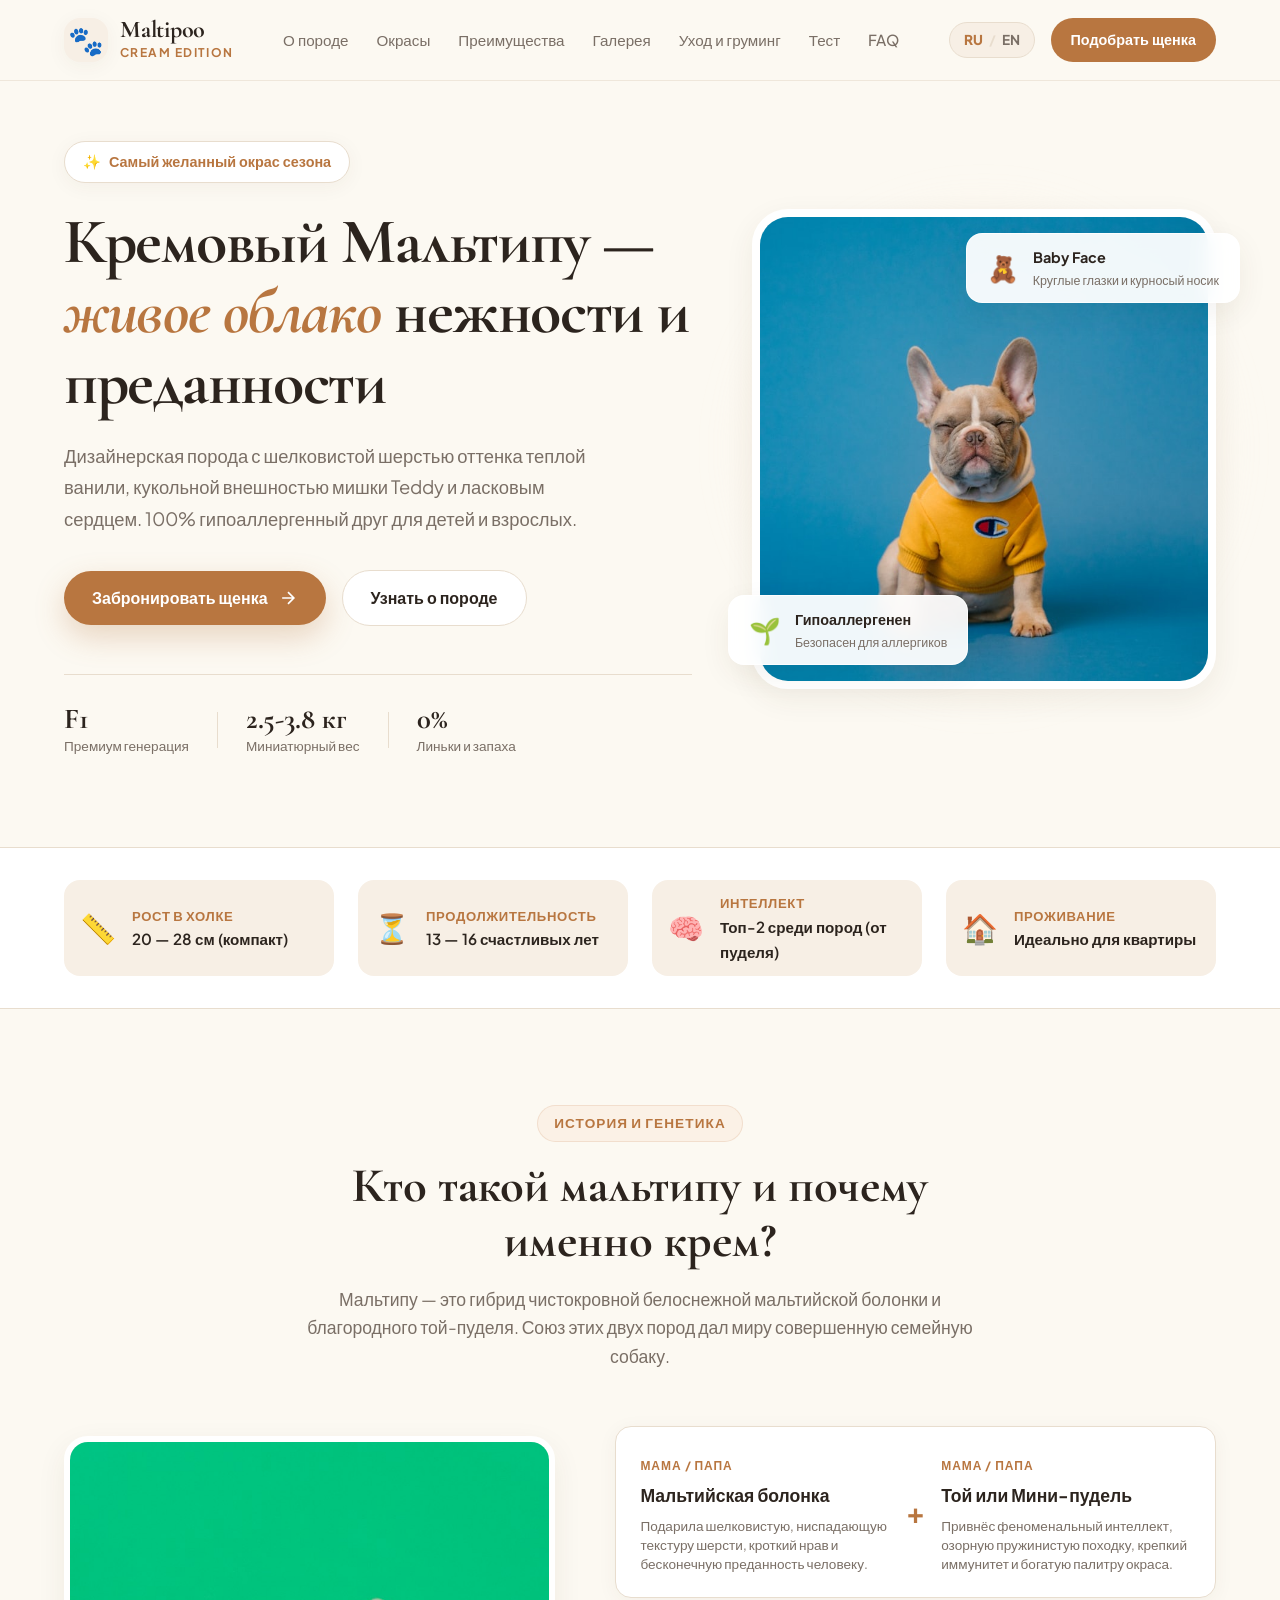
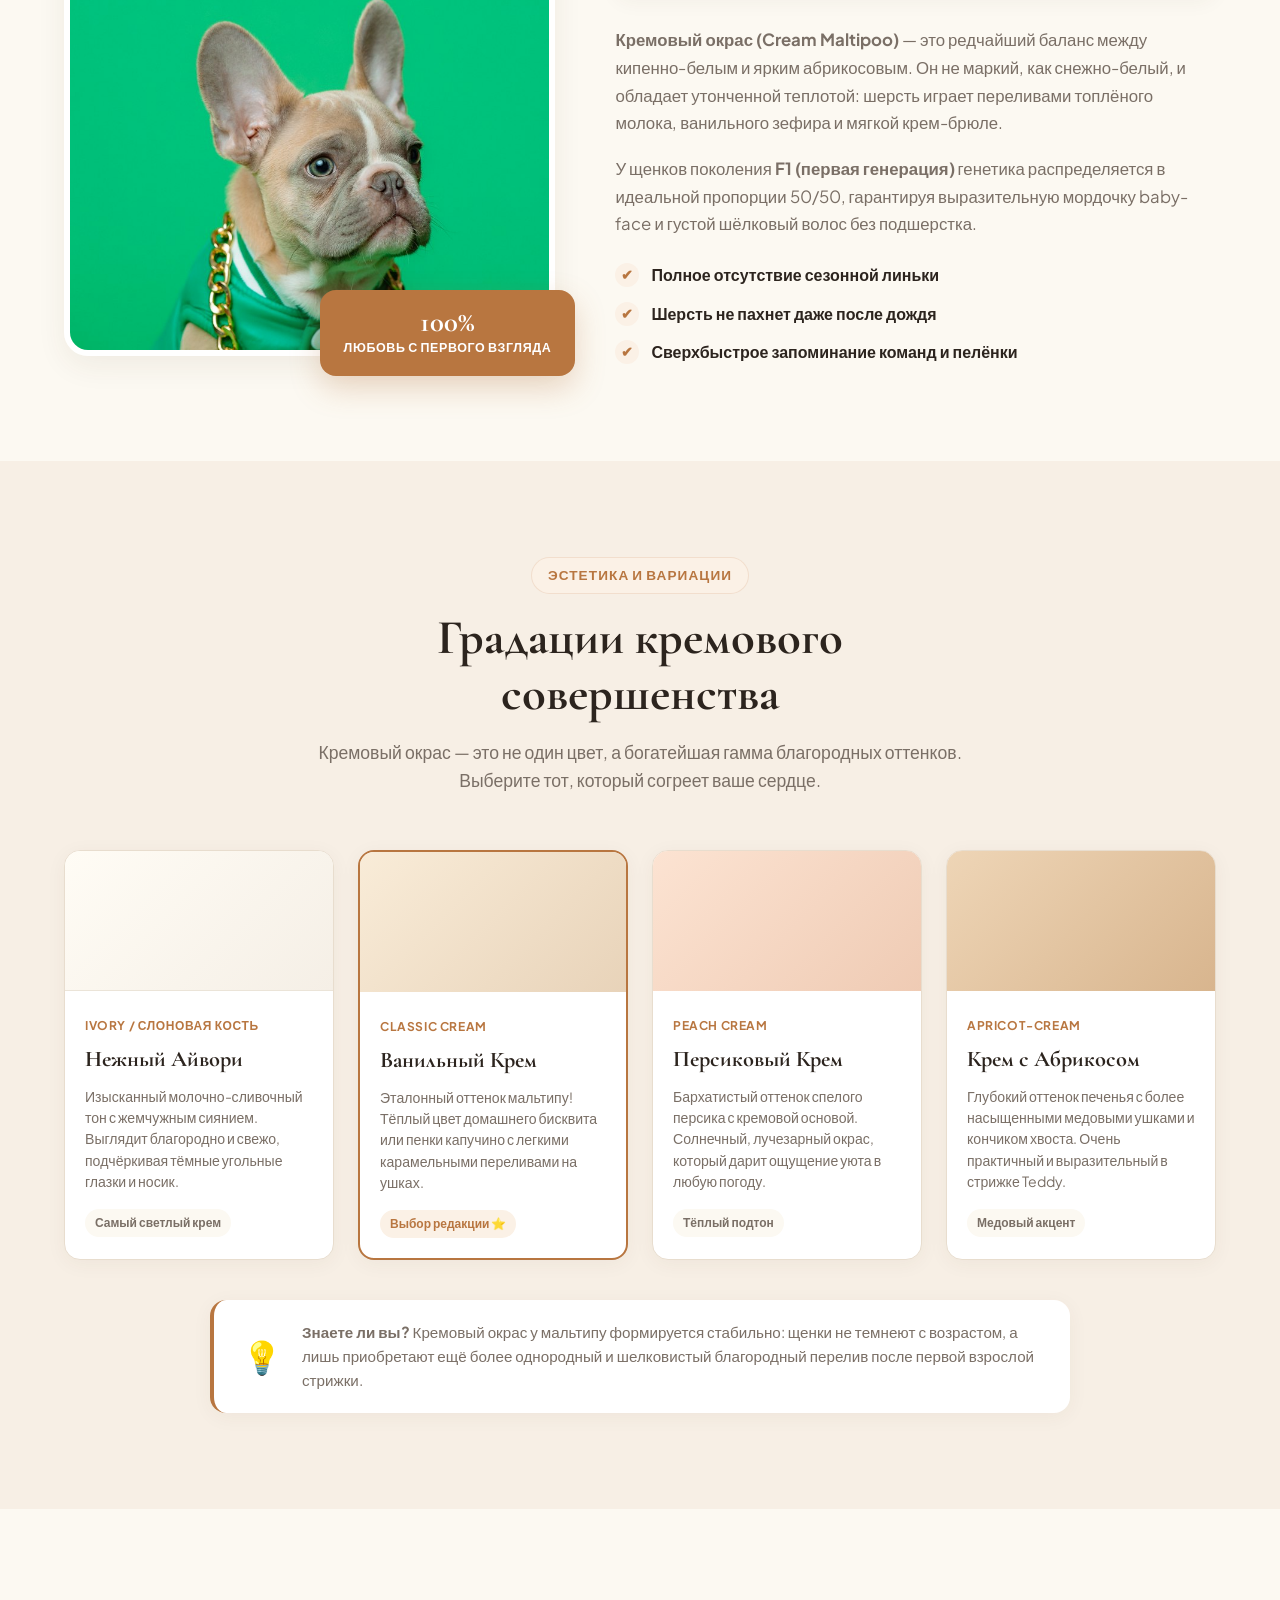
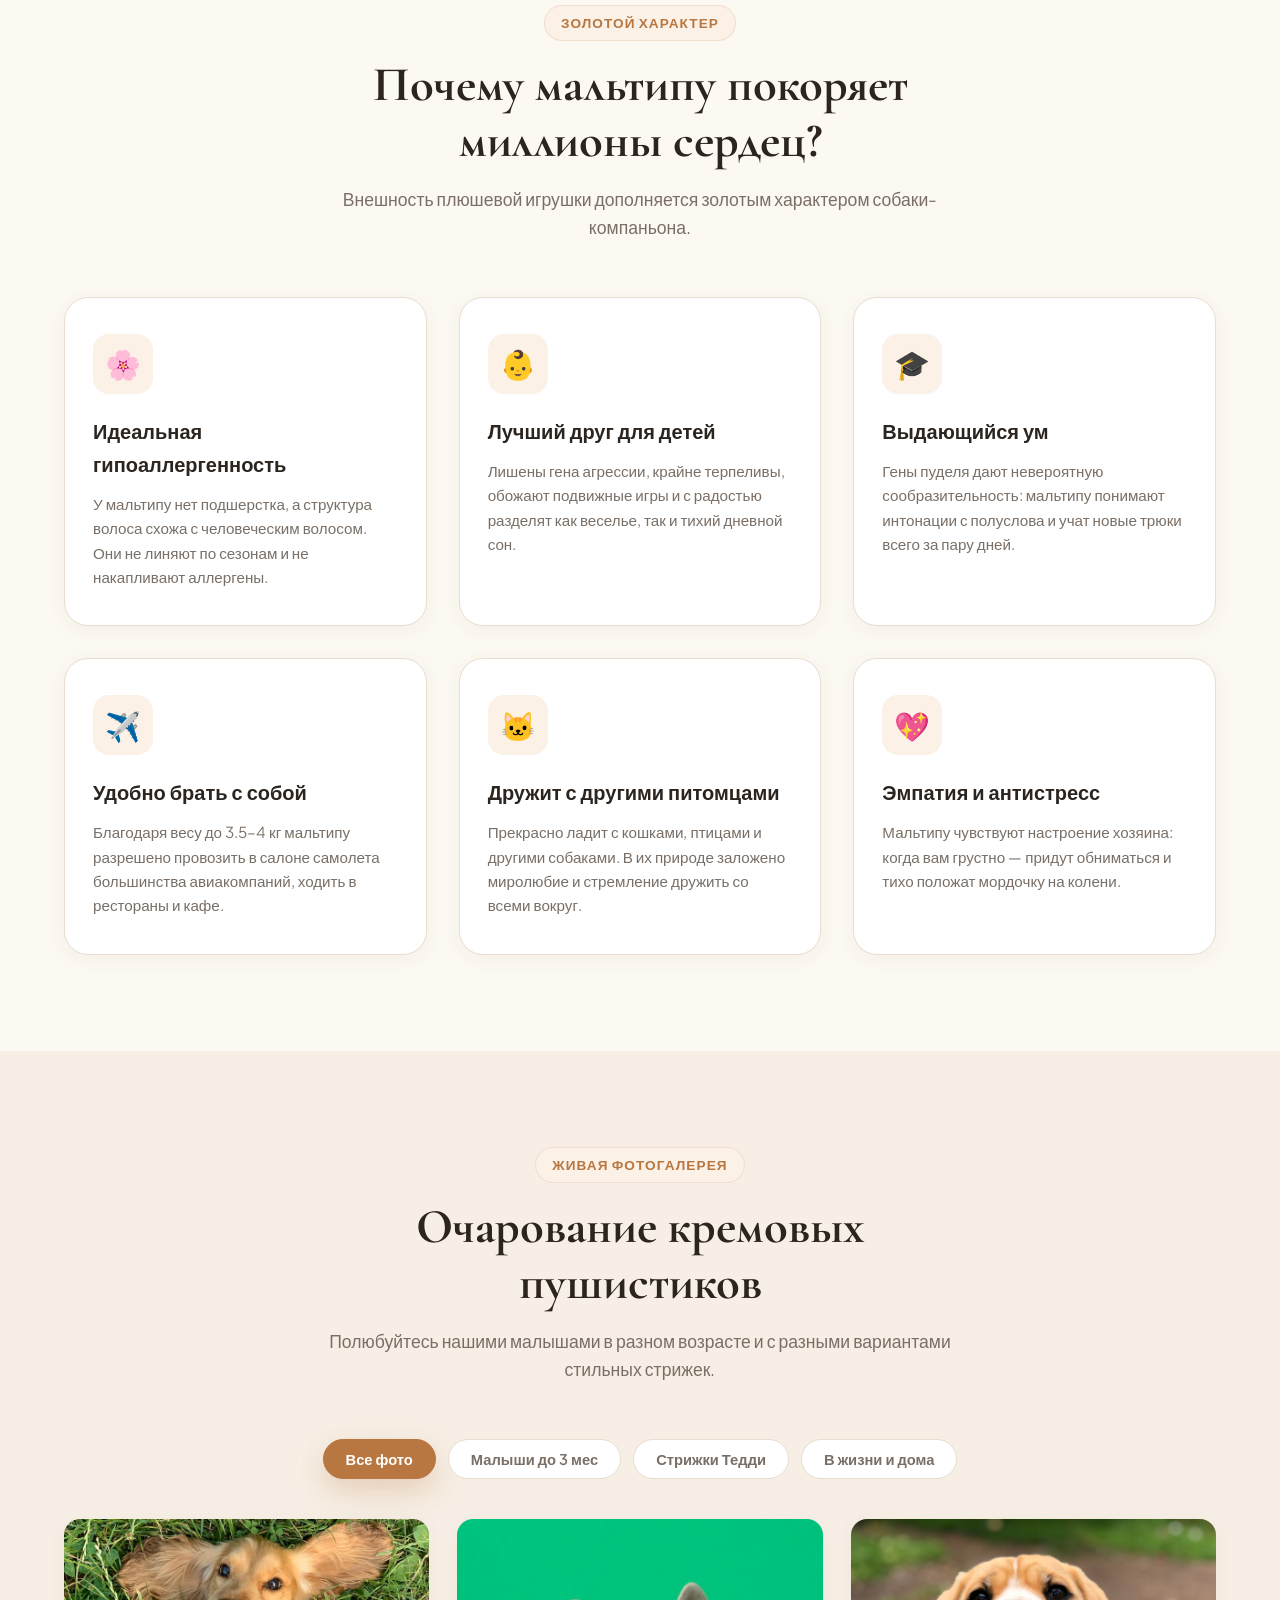
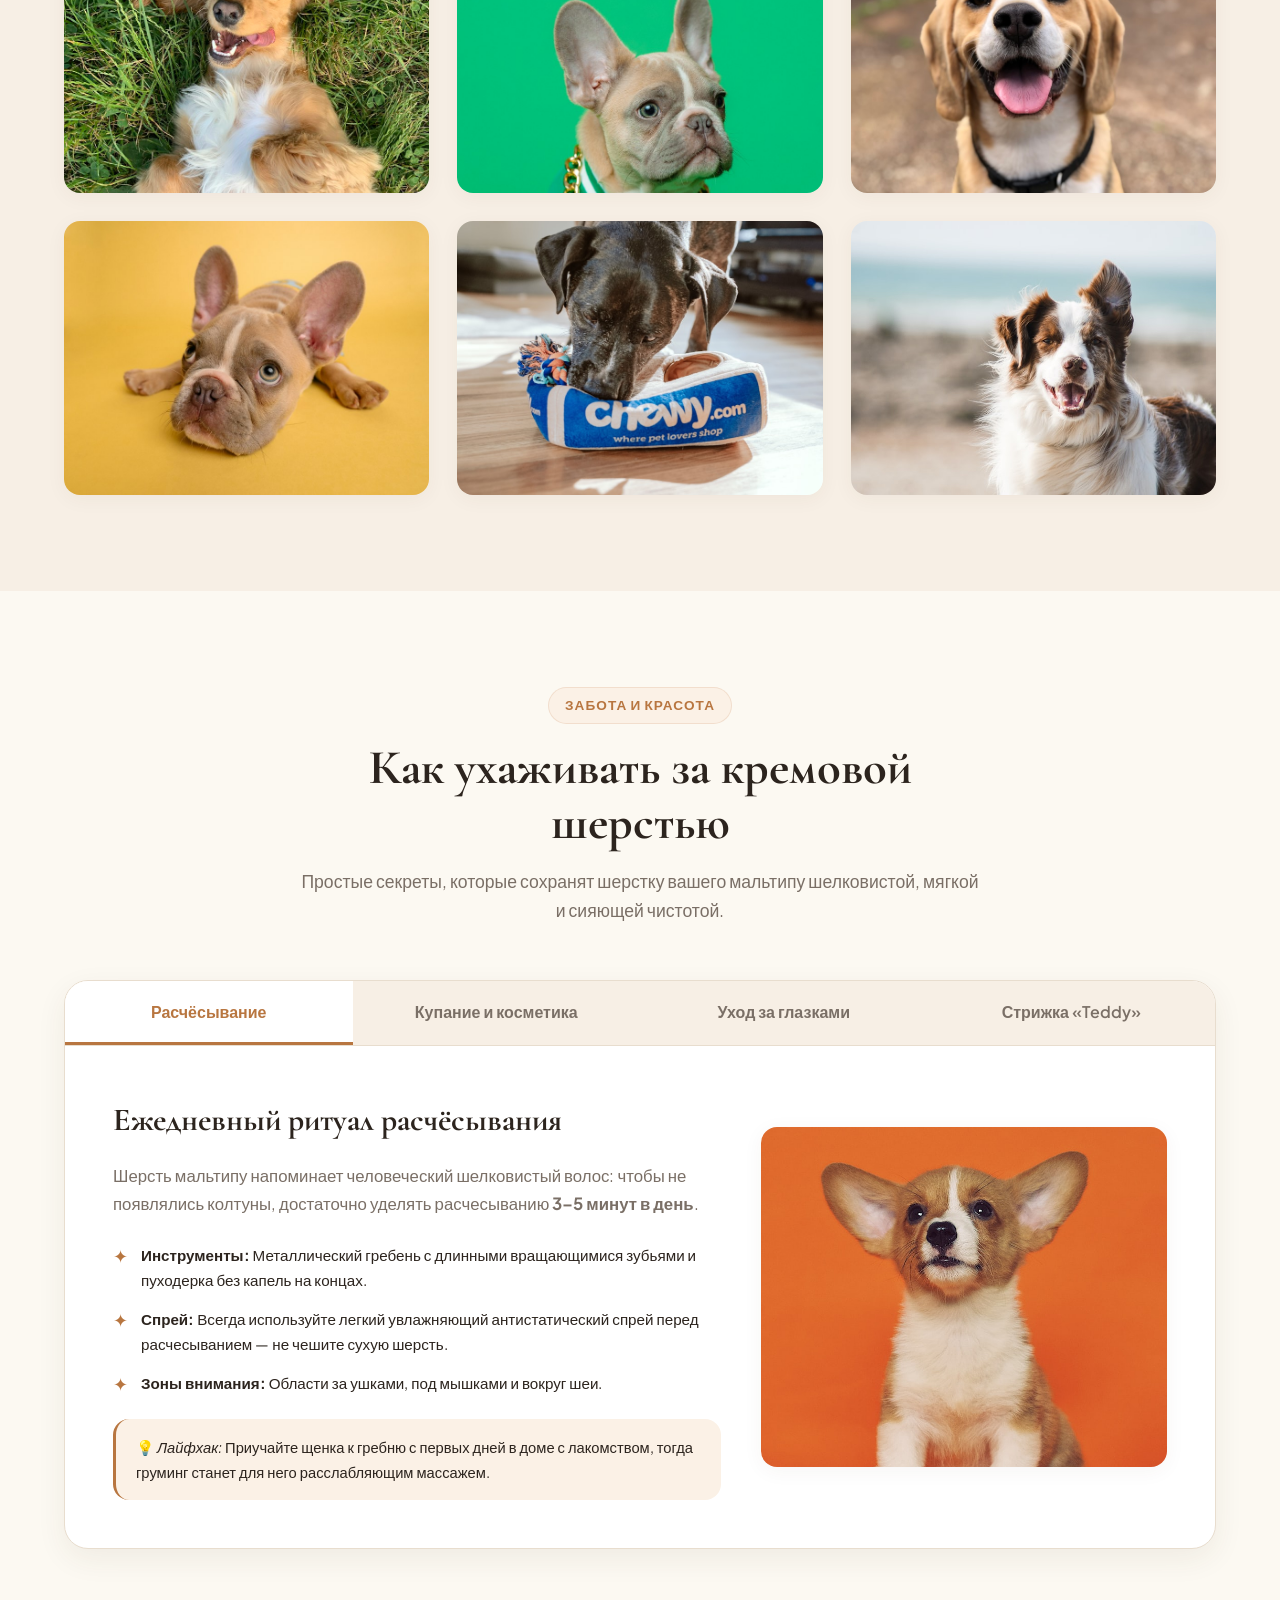
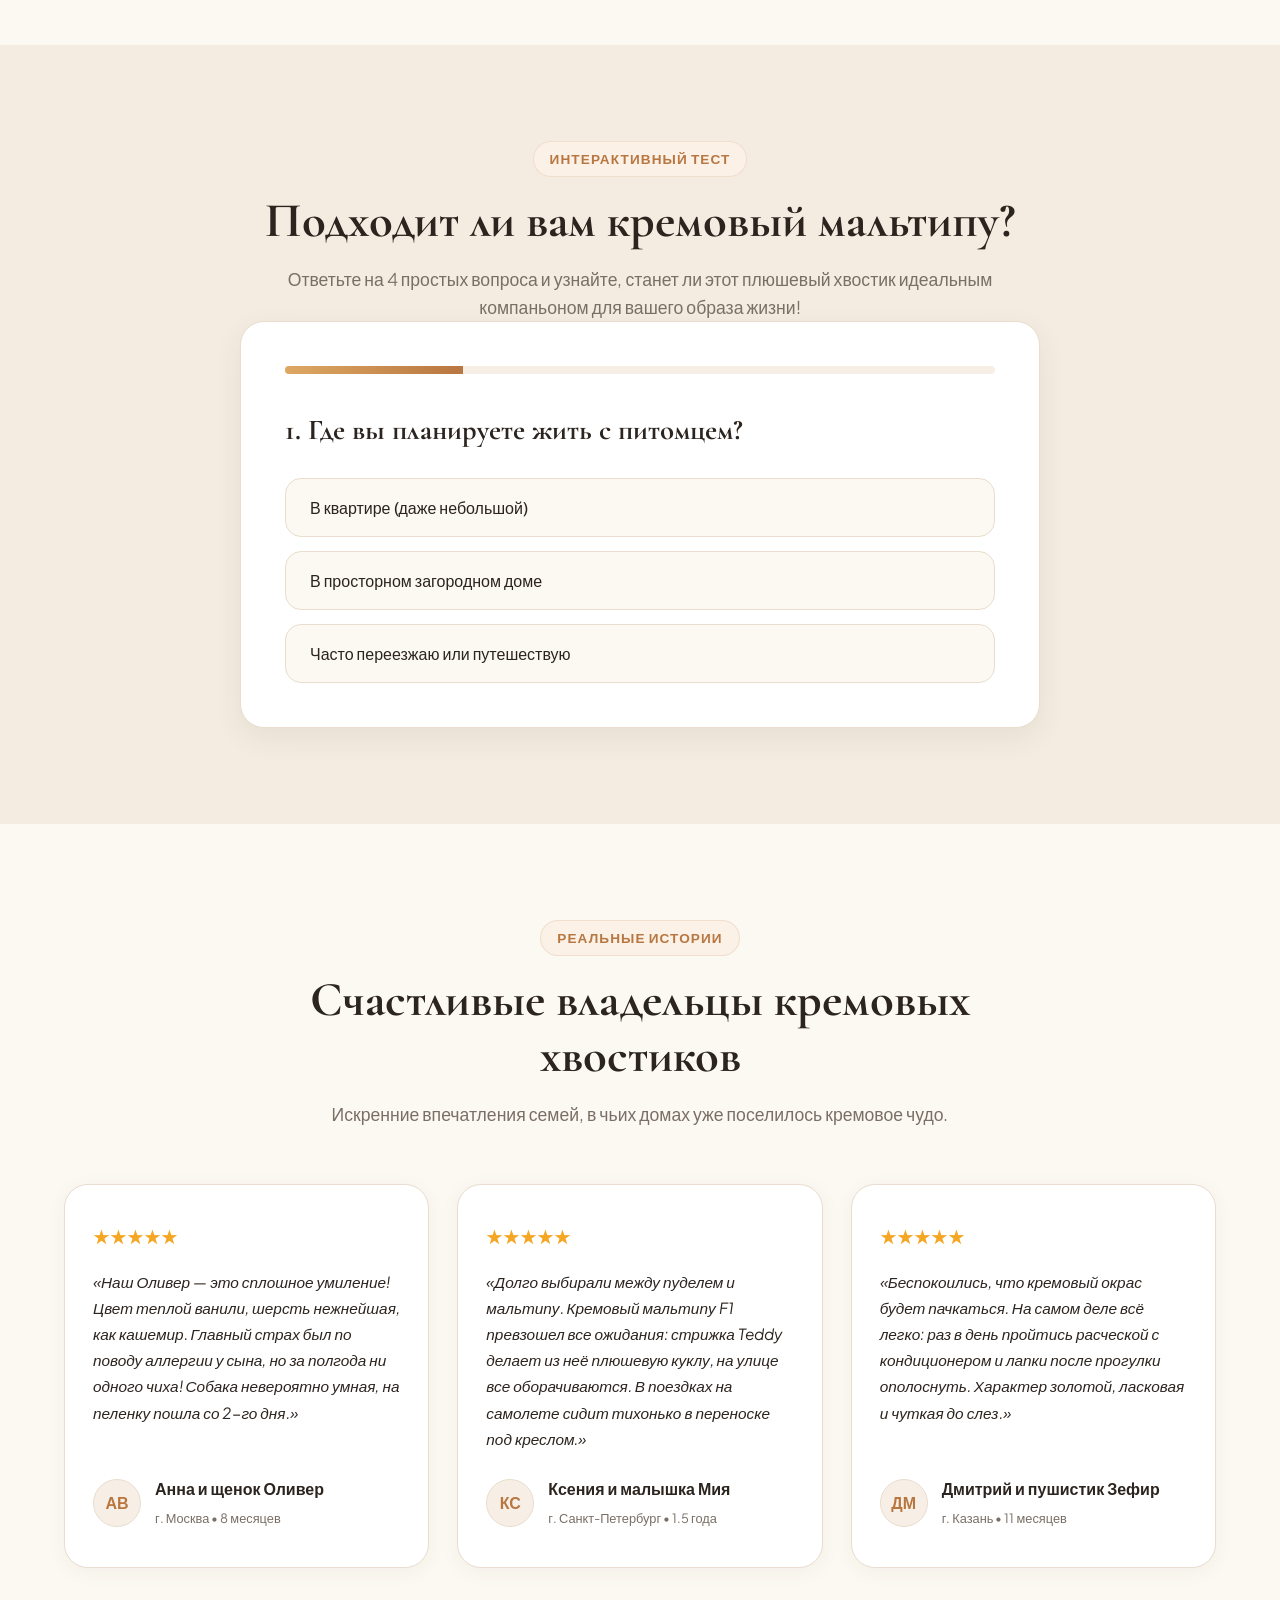
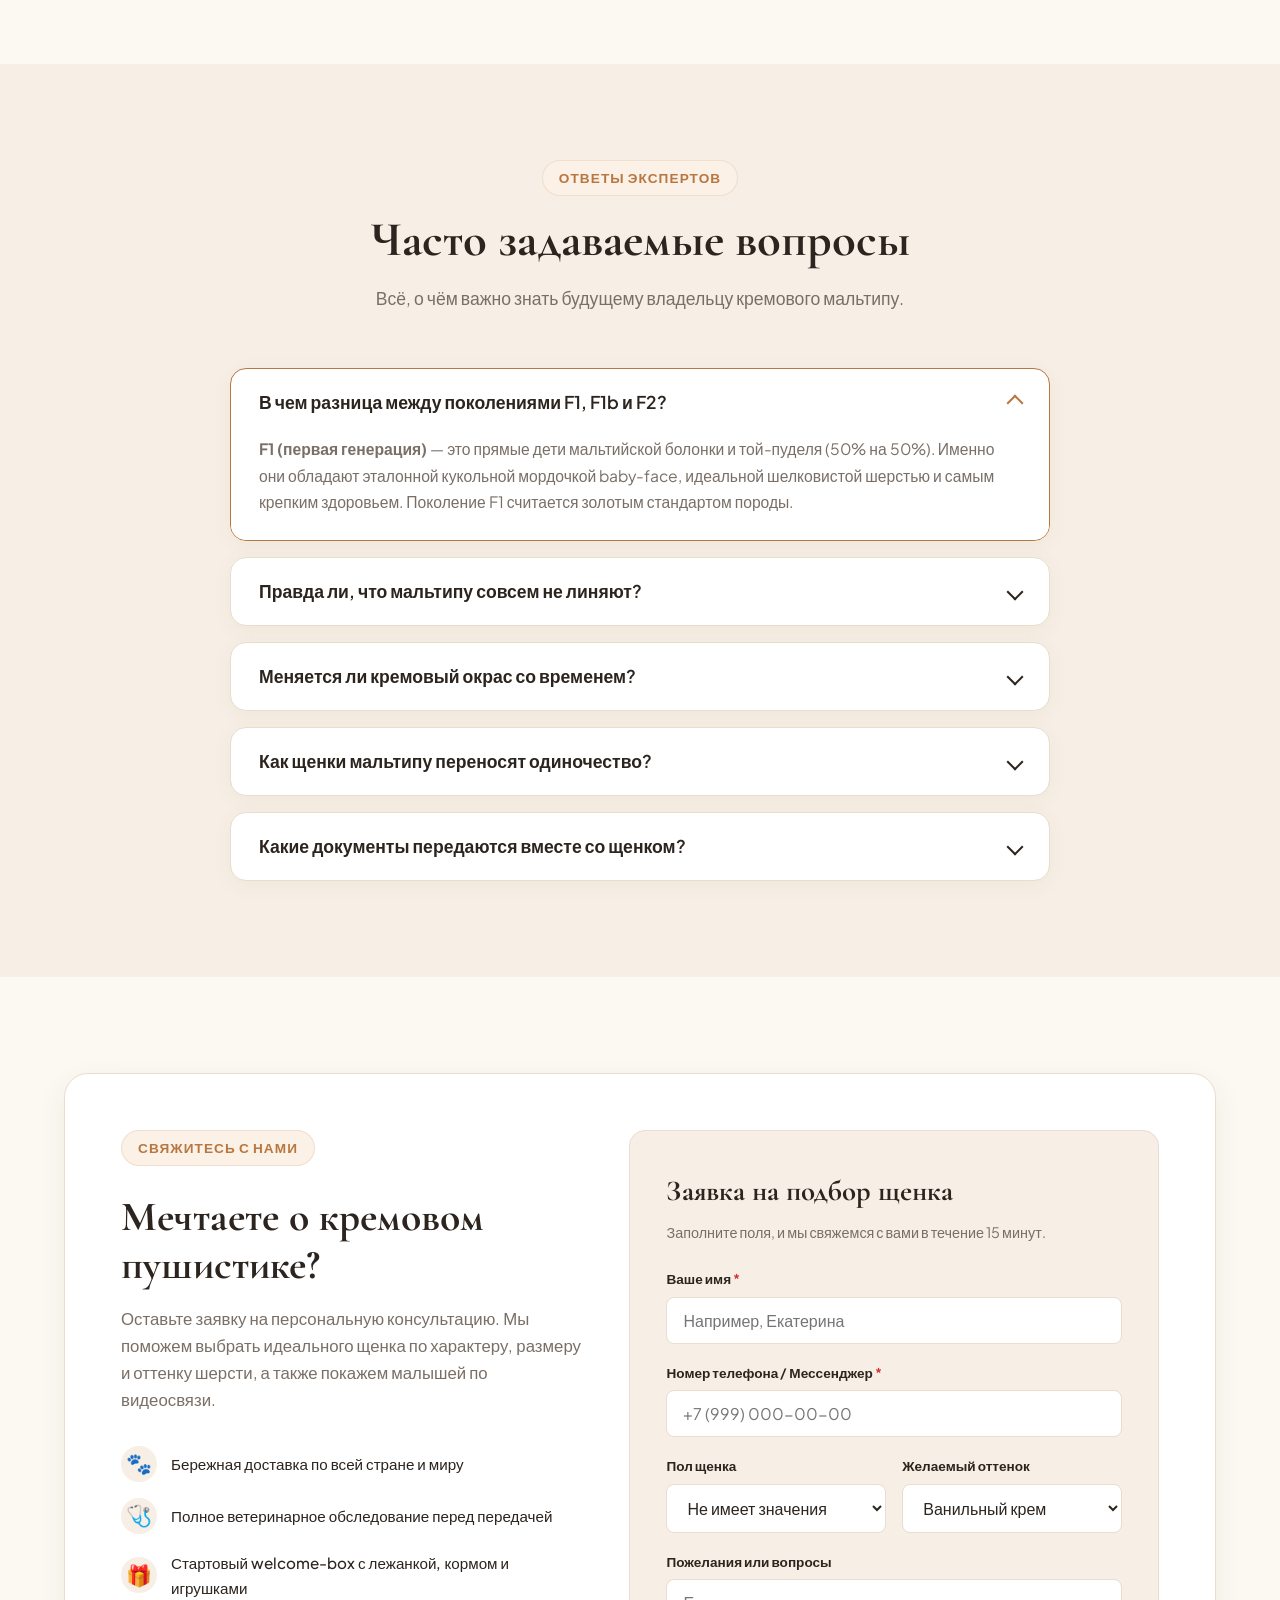
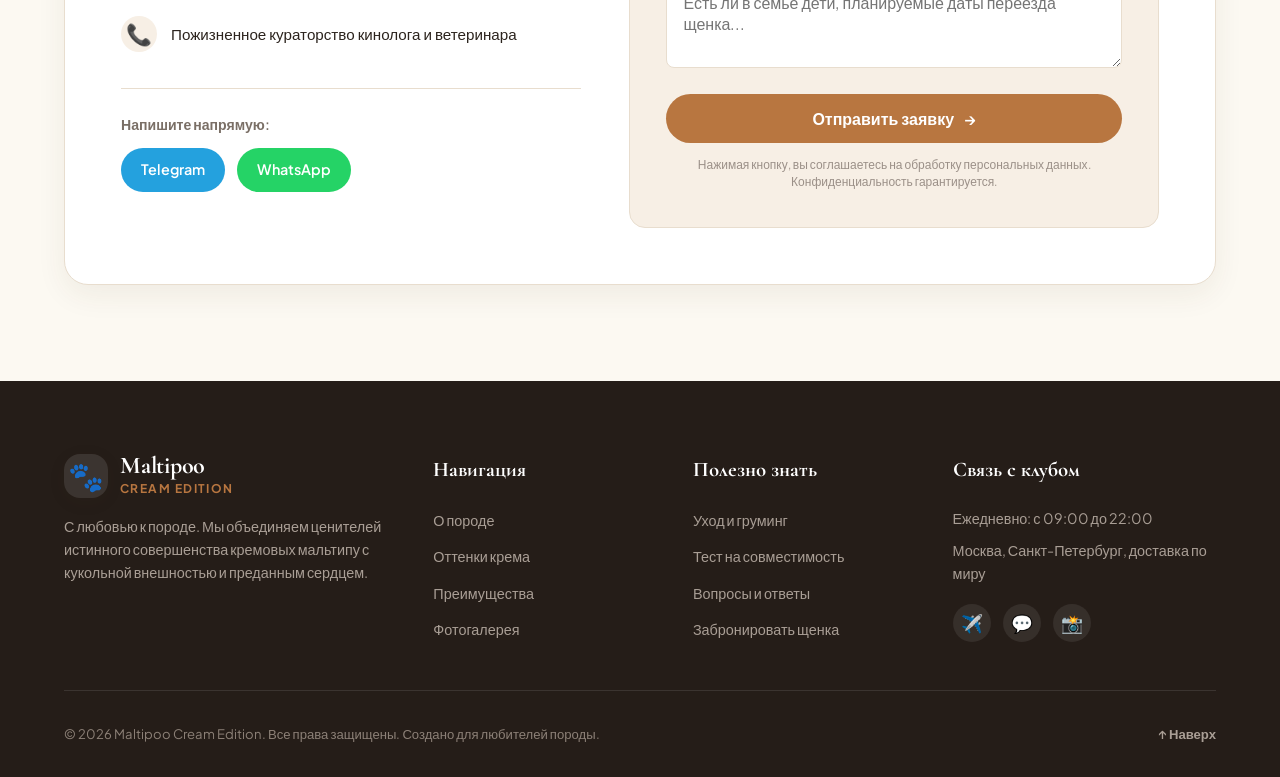
<file: index-ru.html>
<!DOCTYPE html>
<html lang="ru">
<head>
  <meta charset="UTF-8">
  <meta name="viewport" content="width=device-width, initial-scale=1.0">
  <title>Кремовый Мальтипу — Идеальный плюшевый компаньон | Maltipoo Cream</title>
  <meta name="description" content="Всё о кремовом мальтипу: особенности редкого окраса, характер, гипоаллергенность, уход за шелковистой шерстью, стрижка Teddy Bear и выбор щенка.">
  <meta name="keywords" content="мальтипу кремовый, maltipoo cream, щенки мальтипу, уход за мальтипу, гипоаллергенные собаки, стрижка тедди">

  <!-- Google Fonts: Cormorant Garamond & Plus Jakarta Sans -->
  <link rel="preconnect" href="https://fonts.googleapis.com">
  <link rel="preconnect" href="https://fonts.gstatic.com" crossorigin>
  <link href="https://fonts.googleapis.com/css2?family=Cormorant+Garamond:ital,wght@0,500;0,600;0,700;1,400&family=Plus+Jakarta+Sans:wght@400;500;600;700;800&display=swap" rel="stylesheet">

  <link rel="stylesheet" href="style.css">
</head>
<body>

  <!-- Всплывающее уведомление (Toast) -->
  <div id="toast" class="toast" role="alert" aria-live="polite"></div>

  <!-- Навигационная панель -->
  <header class="site-header" id="header">
    <div class="container header-container">
      <a href="#hero" class="logo">
        <span class="logo-icon">🐾</span>
        <div class="logo-text">
          <span class="brand-title">Maltipoo</span>
          <span class="brand-subtitle">Cream Edition</span>
        </div>
      </a>

      <nav class="main-nav" id="mainNav">
        <ul class="nav-list">
          <li><a href="#about" class="nav-link">О породе</a></li>
          <li><a href="#colors" class="nav-link">Окрасы</a></li>
          <li><a href="#features" class="nav-link">Преимущества</a></li>
          <li><a href="#gallery" class="nav-link">Галерея</a></li>
          <li><a href="#care" class="nav-link">Уход и груминг</a></li>
          <li><a href="#quiz" class="nav-link">Тест</a></li>
          <li><a href="#faq" class="nav-link">FAQ</a></li>
        </ul>
      </nav>

      <div class="header-actions">
        <!-- Переключатель языка -->
        <div class="lang-switch">
          <a href="index-ru.html" class="lang-switch-link active" title="Русский">RU</a>
          <span class="lang-divider">/</span>
          <a href="index.html" class="lang-switch-link" title="English">EN</a>
        </div>

        <a href="#contact" class="btn btn-primary btn-sm">Подобрать щенка</a>
        <button class="burger-btn" id="burgerBtn" aria-label="Открыть меню" aria-expanded="false">
          <span class="burger-line"></span>
          <span class="burger-line"></span>
          <span class="burger-line"></span>
        </button>
      </div>
    </div>
  </header>

  <main>
    <!-- Главный баннер (Hero Section) -->
    <section class="hero-section" id="hero">
      <div class="container hero-container">
        <div class="hero-content">
          <div class="hero-badge">
            <span class="sparkle">✨</span> Самый желанный окрас сезона
          </div>
          <h1 class="hero-title">
            Кремовый Мальтипу — <br>
            <span class="highlight-text">живое облако</span> нежности и преданности
          </h1>
          <p class="hero-description">
            Дизайнерская порода с шелковистой шерстью оттенка теплой ванили, 
            кукольной внешностью мишки Teddy и ласковым сердцем. 100% гипоаллергенный 
            друг для детей и взрослых.
          </p>

          <div class="hero-cta-group">
            <a href="#contact" class="btn btn-primary btn-glow">
              <span>Забронировать щенка</span>
              <svg width="20" height="20" viewBox="0 0 24 24" fill="none" stroke="currentColor" stroke-width="2"><path d="M5 12h14M12 5l7 7-7 7"/></svg>
            </a>
            <a href="#about" class="btn btn-secondary">
              Узнать о породе
            </a>
          </div>

          <div class="hero-stats">
            <div class="stat-item">
              <span class="stat-value">F1</span>
              <span class="stat-label">Премиум генерация</span>
            </div>
            <div class="stat-divider"></div>
            <div class="stat-item">
              <span class="stat-value">2.5-3.8 кг</span>
              <span class="stat-label">Миниатюрный вес</span>
            </div>
            <div class="stat-divider"></div>
            <div class="stat-item">
              <span class="stat-value">0%</span>
              <span class="stat-label">Линьки и запаха</span>
            </div>
          </div>
        </div>

        <div class="hero-visual">
          <div class="hero-image-wrapper">
            <div class="hero-blob-bg"></div>
            <img src="images/puppy-hero.jpg" alt="Очаровательный кремовый щенок мальтипу" class="hero-img">
            
            <!-- Интерактивные плавающие бейджи -->
            <div class="floating-card float-top-right">
              <span class="float-emoji">🧸</span>
              <div>
                <strong>Baby Face</strong>
                <p>Круглые глазки и курносый носик</p>
              </div>
            </div>

            <div class="floating-card float-bottom-left">
              <span class="float-emoji">🌱</span>
              <div>
                <strong>Гипоаллергенен</strong>
                <p>Безопасен для аллергиков</p>
              </div>
            </div>
          </div>
        </div>
      </div>
    </section>

    <!-- Быстрые параметры породы -->
    <section class="quick-facts-bar">
      <div class="container">
        <div class="facts-grid">
          <div class="fact-card">
            <div class="fact-icon">📏</div>
            <div>
              <div class="fact-title">Рост в холке</div>
              <div class="fact-detail">20 — 28 см (компакт)</div>
            </div>
          </div>
          <div class="fact-card">
            <div class="fact-icon">⏳</div>
            <div>
              <div class="fact-title">Продолжительность</div>
              <div class="fact-detail">13 — 16 счастливых лет</div>
            </div>
          </div>
          <div class="fact-card">
            <div class="fact-icon">🧠</div>
            <div>
              <div class="fact-title">Интеллект</div>
              <div class="fact-detail">Топ-2 среди пород (от пуделя)</div>
            </div>
          </div>
          <div class="fact-card">
            <div class="fact-icon">🏠</div>
            <div>
              <div class="fact-title">Проживание</div>
              <div class="fact-detail">Идеально для квартиры</div>
            </div>
          </div>
        </div>
      </div>
    </section>

    <!-- О породе и происхождении -->
    <section class="section about-section" id="about">
      <div class="container">
        <div class="section-head text-center">
          <span class="section-tag">История и генетика</span>
          <h2 class="section-title">Кто такой мальтипу и почему именно крем?</h2>
          <p class="section-subtitle">
            Мальтипу — это гибрид чистокровной белоснежной мальтийской болонки и благородного той-пуделя. 
            Союз этих двух пород дал миру совершенную семейную собаку.
          </p>
        </div>

        <div class="about-grid">
          <div class="about-image-col">
            <div class="image-stack">
              <img src="images/puppy-teddy.jpg" alt="Мальтипу кремового окраса со стрижкой тедди" class="stack-main-img">
              <div class="stack-badge">
                <span class="badge-num">100%</span>
                <span class="badge-text">Любовь с первого взгляда</span>
              </div>
            </div>
          </div>

          <div class="about-text-col">
            <div class="parents-box">
              <div class="parent-card">
                <span class="parent-role">Мама / Папа</span>
                <h4>Мальтийская болонка</h4>
                <p>Подарила шелковистую, ниспадающую текстуру шерсти, кроткий нрав и бесконечную преданность человеку.</p>
              </div>
              <div class="parent-plus">+</div>
              <div class="parent-card">
                <span class="parent-role">Мама / Папа</span>
                <h4>Той или Мини-пудель</h4>
                <p>Привнёс феноменальный интеллект, озорную пружинистую походку, крепкий иммунитет и богатую палитру окраса.</p>
              </div>
            </div>

            <div class="about-paragraphs">
              <p>
                <strong>Кремовый окрас (Cream Maltipoo)</strong> — это редчайший баланс между кипенно-белым и ярким абрикосовым. 
                Он не маркий, как снежно-белый, и обладает утонченной теплотой: шерсть играет переливами 
                топлёного молока, ванильного зефира и мягкой крем-брюле.
              </p>
              <p>
                У щенков поколения <strong>F1 (первая генерация)</strong> генетика распределяется в идеальной пропорции 50/50, 
                гарантируя выразительную мордочку baby-face и густой шёлковый волос без подшерстка.
              </p>
            </div>

            <div class="feature-bullets">
              <div class="bullet-item">
                <span class="bullet-icon">✔</span>
                <span>Полное отсутствие сезонной линьки</span>
              </div>
              <div class="bullet-item">
                <span class="bullet-icon">✔</span>
                <span>Шерсть не пахнет даже после дождя</span>
              </div>
              <div class="bullet-item">
                <span class="bullet-icon">✔</span>
                <span>Сверхбыстрое запоминание команд и пелёнки</span>
              </div>
            </div>
          </div>
        </div>
      </div>
    </section>

    <!-- Палитра кремовых оттенков -->
    <section class="section colors-section" id="colors">
      <div class="container">
        <div class="section-head text-center">
          <span class="section-tag">Эстетика и вариации</span>
          <h2 class="section-title">Градации кремового совершенства</h2>
          <p class="section-subtitle">
            Кремовый окрас — это не один цвет, а богатейшая гамма благородных оттенков. 
            Выберите тот, который согреет ваше сердце.
          </p>
        </div>

        <div class="colors-grid">
          <div class="color-card" data-shade="ivory">
            <div class="color-swatch ivory-swatch"></div>
            <div class="color-card-body">
              <span class="shade-label">Ivory / Слоновая кость</span>
              <h3 class="color-title">Нежный Айвори</h3>
              <p class="color-desc">
                Изысканный молочно-сливочный тон с жемчужным сиянием. Выглядит благородно и свежо, подчёркивая тёмные угольные глазки и носик.
              </p>
              <div class="color-tag">Самый светлый крем</div>
            </div>
          </div>

          <div class="color-card active" data-shade="vanilla">
            <div class="color-swatch vanilla-swatch"></div>
            <div class="color-card-body">
              <span class="shade-label">Classic Cream</span>
              <h3 class="color-title">Ванильный Крем</h3>
              <p class="color-desc">
                Эталонный оттенок мальтипу! Тёплый цвет домашнего бисквита или пенки капучино с легкими карамельными переливами на ушках.
              </p>
              <div class="color-tag featured-tag">Выбор редакции ⭐</div>
            </div>
          </div>

          <div class="color-card" data-shade="peach">
            <div class="color-swatch peach-swatch"></div>
            <div class="color-card-body">
              <span class="shade-label">Peach Cream</span>
              <h3 class="color-title">Персиковый Крем</h3>
              <p class="color-desc">
                Бархатистый оттенок спелого персика с кремовой основой. Солнечный, лучезарный окрас, который дарит ощущение уюта в любую погоду.
              </p>
              <div class="color-tag">Тёплый подтон</div>
            </div>
          </div>

          <div class="color-card" data-shade="biscuit">
            <div class="color-swatch biscuit-swatch"></div>
            <div class="color-card-body">
              <span class="shade-label">Apricot-Cream</span>
              <h3 class="color-title">Крем с Абрикосом</h3>
              <p class="color-desc">
                Глубокий оттенок печенья с более насыщенными медовыми ушками и кончиком хвоста. Очень практичный и выразительный в стрижке Teddy.
              </p>
              <div class="color-tag">Медовый акцент</div>
            </div>
          </div>
        </div>

        <!-- Интерактивная плашка о стабильности окраса -->
        <div class="color-note-box">
          <div class="note-icon">💡</div>
          <div class="note-text">
            <strong>Знаете ли вы?</strong> 
            Кремовый окрас у мальтипу формируется стабильно: щенки не темнеют с возрастом, а лишь приобретают ещё более однородный и шелковистый благородный перелив после первой взрослой стрижки.
          </div>
        </div>
      </div>
    </section>

    <!-- Преимущества породы -->
    <section class="section features-section" id="features">
      <div class="container">
        <div class="section-head text-center">
          <span class="section-tag">Золотой характер</span>
          <h2 class="section-title">Почему мальтипу покоряет миллионы сердец?</h2>
          <p class="section-subtitle">
            Внешность плюшевой игрушки дополняется золотым характером собаки-компаньона.
          </p>
        </div>

        <div class="features-grid">
          <div class="feature-card">
            <div class="feature-icon-wrapper">
              <span>🌸</span>
            </div>
            <h3>Идеальная гипоаллергенность</h3>
            <p>У мальтипу нет подшерстка, а структура волоса схожа с человеческим волосом. Они не линяют по сезонам и не накапливают аллергены.</p>
          </div>

          <div class="feature-card">
            <div class="feature-icon-wrapper">
              <span>👶</span>
            </div>
            <h3>Лучший друг для детей</h3>
            <p>Лишены гена агрессии, крайне терпеливы, обожают подвижные игры и с радостью разделят как веселье, так и тихий дневной сон.</p>
          </div>

          <div class="feature-card">
            <div class="feature-icon-wrapper">
              <span>🎓</span>
            </div>
            <h3>Выдающийся ум</h3>
            <p>Гены пуделя дают невероятную сообразительность: мальтипу понимают интонации с полуслова и учат новые трюки всего за пару дней.</p>
          </div>

          <div class="feature-card">
            <div class="feature-icon-wrapper">
              <span>✈️</span>
            </div>
            <h3>Удобно брать с собой</h3>
            <p>Благодаря весу до 3.5–4 кг мальтипу разрешено провозить в салоне самолета большинства авиакомпаний, ходить в рестораны и кафе.</p>
          </div>

          <div class="feature-card">
            <div class="feature-icon-wrapper">
              <span>🐱</span>
            </div>
            <h3>Дружит с другими питомцами</h3>
            <p>Прекрасно ладит с кошками, птицами и другими собаками. В их природе заложено миролюбие и стремление дружить со всеми вокруг.</p>
          </div>

          <div class="feature-card">
            <div class="feature-icon-wrapper">
              <span>💖</span>
            </div>
            <h3>Эмпатия и антистресс</h3>
            <p>Мальтипу чувствуют настроение хозяина: когда вам грустно — придут обниматься и тихо положат мордочку на колени.</p>
          </div>
        </div>
      </div>
    </section>

    <!-- Фотогалерея с фильтрами -->
    <section class="section gallery-section" id="gallery">
      <div class="container">
        <div class="section-head text-center">
          <span class="section-tag">Живая фотогалерея</span>
          <h2 class="section-title">Очарование кремовых пушистиков</h2>
          <p class="section-subtitle">
            Полюбуйтесь нашими малышами в разном возрасте и с разными вариантами стильных стрижек.
          </p>
        </div>

        <!-- Фильтры -->
        <div class="gallery-filters" id="galleryFilters">
          <button class="filter-btn active" data-filter="all">Все фото</button>
          <button class="filter-btn" data-filter="puppies">Малыши до 3 мес</button>
          <button class="filter-btn" data-filter="grooming">Стрижки Тедди</button>
          <button class="filter-btn" data-filter="lifestyle">В жизни и дома</button>
        </div>

        <!-- Сетка фото -->
        <div class="gallery-grid" id="galleryGrid">
          <div class="gallery-item" data-category="puppies">
            <div class="gallery-card">
              <img src="images/puppy-cream.jpg" alt="Кремовый щенок мальтипу" loading="lazy">
              <div class="gallery-overlay">
                <span class="gallery-tag">Щенок 2.5 мес</span>
                <h4>Нежный ванильный малыш</h4>
                <p>Окрас теплый крем, мордочка baby-face</p>
              </div>
            </div>
          </div>

          <div class="gallery-item" data-category="grooming">
            <div class="gallery-card">
              <img src="images/puppy-teddy.jpg" alt="Мальтипу с плюшевой стрижкой" loading="lazy">
              <div class="gallery-overlay">
                <span class="gallery-tag">Стрижка Teddy</span>
                <h4>Классический плюшевый мишка</h4>
                <p>Круглая мордочка и бархатные ушки</p>
              </div>
            </div>
          </div>

          <div class="gallery-item" data-category="lifestyle">
            <div class="gallery-card">
              <img src="images/puppy-2.jpg" alt="Мальтипу на прогулке" loading="lazy">
              <div class="gallery-overlay">
                <span class="gallery-tag">Лайфстайл</span>
                <h4>Прогулка в парке</h4>
                <p>Кремовая шерсть великолепно переливается на солнце</p>
              </div>
            </div>
          </div>

          <div class="gallery-item" data-category="puppies">
            <div class="gallery-card">
              <img src="images/puppy-3.jpg" alt="Щенок мальтипу сидит" loading="lazy">
              <div class="gallery-overlay">
                <span class="gallery-tag">Щенок 3 мес</span>
                <h4>Персиковый румянец</h4>
                <p>Игривый взгляд и невероятная шелковистость</p>
              </div>
            </div>
          </div>

          <div class="gallery-item" data-category="grooming">
            <div class="gallery-card">
              <img src="images/puppy-grooming.jpg" alt="Мальтипу после груминга" loading="lazy">
              <div class="gallery-overlay">
                <span class="gallery-tag">Груминг</span>
                <h4>Салонный спа-уход</h4>
                <p>Увлажнение шелка и укладка волосок к волоску</p>
              </div>
            </div>
          </div>

          <div class="gallery-item" data-category="lifestyle">
            <div class="gallery-card">
              <img src="images/puppy-4.jpg" alt="Мальтипу дома на диване" loading="lazy">
              <div class="gallery-overlay">
                <span class="gallery-tag">Домашний уют</span>
                <h4>Любимое место на подушке</h4>
                <p>Мальтипу обожают комфорт и тепло своих хозяев</p>
              </div>
            </div>
          </div>
        </div>
      </div>
    </section>

    <!-- Руководство по уходу и грумингу -->
    <section class="section care-section" id="care">
      <div class="container">
        <div class="section-head text-center">
          <span class="section-tag">Забота и красота</span>
          <h2 class="section-title">Как ухаживать за кремовой шерстью</h2>
          <p class="section-subtitle">
            Простые секреты, которые сохранят шерстку вашего мальтипу шелковистой, мягкой и сияющей чистотой.
          </p>
        </div>

        <div class="care-tabs-container">
          <div class="care-tabs-nav" role="tablist">
            <button class="care-tab active" data-tab="tab-combing">Расчёсывание</button>
            <button class="care-tab" data-tab="tab-bathing">Купание и косметика</button>
            <button class="care-tab" data-tab="tab-eyes">Уход за глазками</button>
            <button class="care-tab" data-tab="tab-grooming">Стрижка «Teddy»</button>
          </div>

          <div class="care-tab-content active" id="tab-combing">
            <div class="care-card-inner">
              <div class="care-info">
                <h3>Ежедневный ритуал расчёсывания</h3>
                <p>
                  Шерсть мальтипу напоминает человеческий шелковистый волос: чтобы не появлялись колтуны, достаточно уделять расчесыванию <strong>3–5 минут в день</strong>.
                </p>
                <ul class="care-checklist">
                  <li><strong>Инструменты:</strong> Металлический гребень с длинными вращающимися зубьями и пуходерка без капель на концах.</li>
                  <li><strong>Спрей:</strong> Всегда используйте легкий увлажняющий антистатический спрей перед расчесыванием — не чешите сухую шерсть.</li>
                  <li><strong>Зоны внимания:</strong> Области за ушками, под мышками и вокруг шеи.</li>
                </ul>
                <div class="care-tip">
                  💡 <em>Лайфхак:</em> Приучайте щенка к гребню с первых дней в доме с лакомством, тогда груминг станет для него расслабляющим массажем.
                </div>
              </div>
              <div class="care-image">
                <img src="images/puppy-care.jpg" alt="Уход за шерстью мальтипу">
              </div>
            </div>
          </div>

          <div class="care-tab-content" id="tab-bathing">
            <div class="care-card-inner">
              <div class="care-info">
                <h3>Купание и косметика для кремового окраса</h3>
                <p>
                  Кремовая шерсть не требует агрессивного отбеливания, в отличие от чисто белой. Главная задача — глубокое увлажнение и питание липидного слоя.
                </p>
                <ul class="care-checklist">
                  <li><strong>Частота:</strong> 1 раз в 10–14 дней или по мере необходимости после прогулок.</li>
                  <li><strong>Шампунь:</strong> Профессиональный шампунь для светлой и кремовой шерсти без сульфатов.</li>
                  <li><strong>Кондиционер или маска:</strong> Обязательный этап для закрытия кутикулы волоса и предотвращения спутывания.</li>
                  <li><strong>Сушка:</strong> Тщательно сушите шерсть теплым (не горячим) феном, прочесывая пряди по росту волос.</li>
                </ul>
              </div>
              <div class="care-image">
                <img src="images/puppy-grooming.jpg" alt="Купание и сушка мальтипу">
              </div>
            </div>
          </div>

          <div class="care-tab-content" id="tab-eyes">
            <div class="care-card-inner">
              <div class="care-info">
                <h3>Чистый и ясный взгляд: уход за глазками</h3>
                <p>
                  У щенков со светлой шерстью в период смены зубов могут появляться слезные дорожки. Правильный уход сохранит мордочку чистой и опрятной.
                </p>
                <ul class="care-checklist">
                  <li><strong>Ежедневная гигиена:</strong> Протирайте глазки ватным диском со специальным лосьоном (с ромашкой или экстрактом василька).</li>
                  <li><strong>Питьевой режим:</strong> Давайте собаке только фильтрованную или бутилированную воду (высокая минерализация воды может окрашивать шерсть).</li>
                  <li><strong>Миски:</strong> Используйте миски из керамики или нержавеющей стали, пластик накапливает бактерии.</li>
                </ul>
              </div>
              <div class="care-image">
                <img src="images/puppy-cream.jpg" alt="Мордочка мальтипу с чистыми глазками">
              </div>
            </div>
          </div>

          <div class="care-tab-content" id="tab-grooming">
            <div class="care-card-inner">
              <div class="care-info">
                <h3>Стрижка «Teddy Bear» (Мишка Тедди)</h3>
                <p>
                  Фирменная стрижка, за которую кремовых мальтипу обожает весь мир. Мордочка подстригается по кругу, лапки оформляются в форме «столбиков», а шерстка на теле сохраняет бархатную плюшевость.
                </p>
                <ul class="care-checklist">
                  <li><strong>Периодичность:</strong> Посещение грумера каждые 1.5 — 2 месяца.</li>
                  <li><strong>Первая стрижка:</strong> Гигиенический груминг (лапки, ушки, интимные зоны) проводится в 3.5 месяца, полноценная модельная стрижка — в 5–6 месяцев.</li>
                  <li><strong>Ушки:</strong> Можно оставить длинными шелковыми или подстричь короткими круглыми помпонами.</li>
                </ul>
              </div>
              <div class="care-image">
                <img src="images/puppy-teddy.jpg" alt="Стрижка тедди для кремового мальтипу">
              </div>
            </div>
          </div>
        </div>
      </div>
    </section>

    <!-- Интерактивный тест-квиз: «Подходит ли вам мальтипу?» -->
    <section class="section quiz-section" id="quiz">
      <div class="container">
        <div class="quiz-card-wrapper">
          <div class="quiz-header text-center">
            <span class="section-tag">Интерактивный тест</span>
            <h2 class="section-title">Подходит ли вам кремовый мальтипу?</h2>
            <p class="section-subtitle">
              Ответьте на 4 простых вопроса и узнайте, станет ли этот плюшевый хвостик идеальным компаньоном для вашего образа жизни!
            </p>
          </div>

          <div class="quiz-box" id="quizBox">
            <div class="quiz-progress">
              <div class="quiz-progress-bar" id="quizProgressBar"></div>
            </div>

            <!-- Вопрос 1 -->
            <div class="quiz-step active" data-step="1">
              <h3 class="quiz-question">1. Где вы планируете жить с питомцем?</h3>
              <div class="quiz-options">
                <button class="quiz-opt-btn" data-points="3">В квартире (даже небольшой)</button>
                <button class="quiz-opt-btn" data-points="3">В просторном загородном доме</button>
                <button class="quiz-opt-btn" data-points="2">Часто переезжаю или путешествую</button>
              </div>
            </div>

            <!-- Вопрос 2 -->
            <div class="quiz-step" data-step="2">
              <h3 class="quiz-question">2. Есть ли у вас или членов семьи склонность к аллергии?</h3>
              <div class="quiz-options">
                <button class="quiz-opt-btn" data-points="3">Да, поэтому ищем гипоаллергенную собаку</button>
                <button class="quiz-opt-btn" data-points="3">Нет, но мы ценим чистоту и отсутствие шерсти в доме</button>
                <button class="quiz-opt-btn" data-points="2">Не уверены, хотим сначала протестировать</button>
              </div>
            </div>

            <!-- Вопрос 3 -->
            <div class="quiz-step" data-step="3">
              <h3 class="quiz-question">3. Сколько времени вы готовы уделять общению и играм?</h3>
              <div class="quiz-options">
                <button class="quiz-opt-btn" data-points="3">Много: работаю удаленно или дома всегда кто-то есть</button>
                <button class="quiz-opt-btn" data-points="3">Обычный рабочий день, но вечера и выходные посвящаю собаке</button>
                <button class="quiz-opt-btn" data-points="1">Работаю по 16 часов в сутки вне дома</button>
              </div>
            </div>

            <!-- Вопрос 4 -->
            <div class="quiz-step" data-step="4">
              <h3 class="quiz-question">4. Какой характер друга вы ищете?</h3>
              <div class="quiz-options">
                <button class="quiz-opt-btn" data-points="3">Ласковый «хвостик», готовый обниматься 24/7</button>
                <button class="quiz-opt-btn" data-points="3">Игривый и умный компаньон для детей и прогулок</button>
                <button class="quiz-opt-btn" data-points="2">Спокойная собака, которая спит на ручках</button>
              </div>
            </div>

            <!-- Результат теста -->
            <div class="quiz-result" id="quizResult">
              <div class="result-badge">🎉 Результат готов!</div>
              <h3 class="result-title" id="resultTitle">Идеальное совпадение: 98%!</h3>
              <p class="result-desc" id="resultDesc">
                Кремовый мальтипу — ваш абсолютный match! Ваш ритм жизни, ценности и отношение к питомцам сделают вас и щенка по-настоящему счастливыми.
              </p>
              <div class="result-actions">
                <a href="#contact" class="btn btn-primary">Подобрать щенка под мои пожелания</a>
                <button class="btn btn-outline" id="restartQuizBtn">Пройти заново</button>
              </div>
            </div>
          </div>
        </div>
      </div>
    </section>

    <!-- Отзывы владельцев -->
    <section class="section reviews-section" id="reviews">
      <div class="container">
        <div class="section-head text-center">
          <span class="section-tag">Реальные истории</span>
          <h2 class="section-title">Счастливые владельцы кремовых хвостиков</h2>
          <p class="section-subtitle">
            Искренние впечатления семей, в чьих домах уже поселилось кремовое чудо.
          </p>
        </div>

        <div class="reviews-grid">
          <div class="review-card">
            <div class="review-stars">★★★★★</div>
            <p class="review-text">
              «Наш Оливер — это сплошное умиление! Цвет теплой ванили, шерсть нежнейшая, как кашемир. Главный страх был по поводу аллергии у сына, но за полгода ни одного чиха! Собака невероятно умная, на пеленку пошла со 2-го дня.»
            </p>
            <div class="reviewer-profile">
              <div class="reviewer-avatar">АВ</div>
              <div>
                <h4 class="reviewer-name">Анна и щенок Оливер</h4>
                <span class="reviewer-city">г. Москва • 8 месяцев</span>
              </div>
            </div>
          </div>

          <div class="review-card">
            <div class="review-stars">★★★★★</div>
            <p class="review-text">
              «Долго выбирали между пуделем и мальтипу. Кремовый мальтипу F1 превзошел все ожидания: стрижка Teddy делает из неё плюшевую куклу, на улице все оборачиваются. В поездках на самолете сидит тихонько в переноске под креслом.»
            </p>
            <div class="reviewer-profile">
              <div class="reviewer-avatar">КС</div>
              <div>
                <h4 class="reviewer-name">Ксения и малышка Мия</h4>
                <span class="reviewer-city">г. Санкт-Петербург • 1.5 года</span>
              </div>
            </div>
          </div>

          <div class="review-card">
            <div class="review-stars">★★★★★</div>
            <p class="review-text">
              «Беспокоились, что кремовый окрас будет пачкаться. На самом деле всё легко: раз в день пройтись расческой с кондиционером и лапки после прогулки ополоснуть. Характер золотой, ласковая и чуткая до слез.»
            </p>
            <div class="reviewer-profile">
              <div class="reviewer-avatar">ДМ</div>
              <div>
                <h4 class="reviewer-name">Дмитрий и пушистик Зефир</h4>
                <span class="reviewer-city">г. Казань • 11 месяцев</span>
              </div>
            </div>
          </div>
        </div>
      </div>
    </section>

    <!-- Часто задаваемые вопросы (FAQ Accordion) -->
    <section class="section faq-section" id="faq">
      <div class="container">
        <div class="section-head text-center">
          <span class="section-tag">Ответы экспертов</span>
          <h2 class="section-title">Часто задаваемые вопросы</h2>
          <p class="section-subtitle">
            Всё, о чём важно знать будущему владельцу кремового мальтипу.
          </p>
        </div>

        <div class="accordion-wrapper" id="faqAccordion">
          <div class="accordion-item active">
            <button class="accordion-header" aria-expanded="true">
              <span>В чем разница между поколениями F1, F1b и F2?</span>
              <span class="accordion-chevron"></span>
            </button>
            <div class="accordion-body">
              <p>
                <strong>F1 (первая генерация)</strong> — это прямые дети мальтийской болонки и той-пуделя (50% на 50%). Именно они обладают эталонной кукольной мордочкой baby-face, идеальной шелковистой шерстью и самым крепким здоровьем. Поколение F1 считается золотым стандартом породы.
              </p>
            </div>
          </div>

          <div class="accordion-item">
            <button class="accordion-header" aria-expanded="false">
              <span>Правда ли, что мальтипу совсем не линяют?</span>
              <span class="accordion-chevron"></span>
            </button>
            <div class="accordion-body">
              <p>
                Да! У мальтипу нет сезонной линьки и нет подшерстка. Их волосяной покров растет непрерывно, как человеческие волосы. Волоски не осыпаются на ковры, мебель и одежду. Достаточно периодически расчесывать питомца и делать стрижку раз в 1.5–2 месяца.
              </p>
            </div>
          </div>

          <div class="accordion-item">
            <button class="accordion-header" aria-expanded="false">
              <span>Меняется ли кремовый окрас со временем?</span>
              <span class="accordion-chevron"></span>
            </button>
            <div class="accordion-body">
              <p>
                Кремовый окрас очень стабилен. В отличие от насыщенного красного (red brown), который к 2–3 годам может светлеть, крем сохраняет свой благородный оттенок. С возрастом шерсть становится гуще и шелковистее, приобретает более глубокий перелив.
              </p>
            </div>
          </div>

          <div class="accordion-item">
            <button class="accordion-header" aria-expanded="false">
              <span>Как щенки мальтипу переносят одиночество?</span>
              <span class="accordion-chevron"></span>
            </button>
            <div class="accordion-body">
              <p>
                Мальтипу — собаки-компаньоны, они очень привязаны к хозяевам. Однако при правильном постепенном приучении они спокойно спят и играют с интерактивными игрушками во время вашего рабочего дня (4–7 часов). Главное — подарить им внимание и любовь по возвращении домой.
              </p>
            </div>
          </div>

          <div class="accordion-item">
            <button class="accordion-header" aria-expanded="false">
              <span>Какие документы передаются вместе со щенком?</span>
              <span class="accordion-chevron"></span>
            </button>
            <div class="accordion-body">
              <p>
                Породистый щенок переезжает в новую семью с международным ветеринарным паспортом со всеми прививками по возрасту (Nobivac / Eurican), микрочипом с регистрацией в базе данных, метрикой о происхождении, договором купли-продажи и памяткой по уходу.
              </p>
            </div>
          </div>
        </div>
      </div>
    </section>

    <!-- Секция консультации и бронирования -->
    <section class="section contact-section" id="contact">
      <div class="container">
        <div class="contact-card-wrapper">
          <div class="contact-text-side">
            <span class="section-tag">Свяжитесь с нами</span>
            <h2 class="contact-title">Мечтаете о кремовом пушистике?</h2>
            <p class="contact-subtitle">
              Оставьте заявку на персональную консультацию. Мы поможем выбрать идеального щенка по характеру, размеру и оттенку шерсти, а также покажем малышей по видеосвязи.
            </p>

            <div class="contact-perks">
              <div class="perk-item">
                <span class="perk-icon">🐾</span>
                <span>Бережная доставка по всей стране и миру</span>
              </div>
              <div class="perk-item">
                <span class="perk-icon">🩺</span>
                <span>Полное ветеринарное обследование перед передачей</span>
              </div>
              <div class="perk-item">
                <span class="perk-icon">🎁</span>
                <span>Стартовый welcome-box с лежанкой, кормом и игрушками</span>
              </div>
              <div class="perk-item">
                <span class="perk-icon">📞</span>
                <span>Пожизненное кураторство кинолога и ветеринара</span>
              </div>
            </div>

            <div class="direct-messengers">
              <span class="messengers-label">Напишите напрямую:</span>
              <div class="messenger-buttons">
                <a href="https://t.me/" target="_blank" rel="noopener" class="msg-btn tg-btn">
                  <span>Telegram</span>
                </a>
                <a href="https://wa.me/" target="_blank" rel="noopener" class="msg-btn wa-btn">
                  <span>WhatsApp</span>
                </a>
              </div>
            </div>
          </div>

          <div class="contact-form-side">
            <div class="form-container">
              <h3 class="form-title">Заявка на подбор щенка</h3>
              <p class="form-description">Заполните поля, и мы свяжемся с вами в течение 15 минут.</p>

              <form id="bookingForm" novalidate>
                <div class="form-group">
                  <label for="userName">Ваше имя <span class="req">*</span></label>
                  <input type="text" id="userName" name="userName" placeholder="Например, Екатерина" required>
                  <span class="error-msg" id="nameError">Пожалуйста, введите ваше имя</span>
                </div>

                <div class="form-group">
                  <label for="userPhone">Номер телефона / Мессенджер <span class="req">*</span></label>
                  <input type="tel" id="userPhone" name="userPhone" placeholder="+7 (999) 000-00-00" required>
                  <span class="error-msg" id="phoneError">Укажите корректный номер телефона</span>
                </div>

                <div class="form-row">
                  <div class="form-group col-half">
                    <label for="pupGender">Пол щенка</label>
                    <select id="pupGender" name="pupGender">
                      <option value="any">Не имеет значения</option>
                      <option value="boy">Мальчик ♂</option>
                      <option value="girl">Девочка ♀</option>
                    </select>
                  </div>

                  <div class="form-group col-half">
                    <label for="pupShade">Желаемый оттенок</label>
                    <select id="pupShade" name="pupShade">
                      <option value="classic">Ванильный крем</option>
                      <option value="ivory">Светлый айвори</option>
                      <option value="peach">Персиковый крем</option>
                      <option value="biscuit">Абрикосовый бисквит</option>
                    </select>
                  </div>
                </div>

                <div class="form-group">
                  <label for="userComment">Пожелания или вопросы</label>
                  <textarea id="userComment" name="userComment" rows="3" placeholder="Есть ли в семье дети, планируемые даты переезда щенка..."></textarea>
                </div>

                <button type="submit" class="btn btn-primary btn-block btn-submit">
                  <span>Отправить заявку</span>
                  <span class="btn-arrow">→</span>
                </button>

                <p class="privacy-note">
                  Нажимая кнопку, вы соглашаетесь на обработку персональных данных. Конфиденциальность гарантируется.
                </p>
              </form>
            </div>
          </div>
        </div>
      </div>
    </section>
  </main>

  <!-- Подвал сайта (Footer) -->
  <footer class="site-footer">
    <div class="container">
      <div class="footer-top">
        <div class="footer-brand">
          <a href="#hero" class="logo">
            <span class="logo-icon">🐾</span>
            <div class="logo-text">
              <span class="brand-title">Maltipoo</span>
              <span class="brand-subtitle">Cream Edition</span>
            </div>
          </a>
          <p class="footer-motto">
            С любовью к породе. Мы объединяем ценителей истинного совершенства кремовых мальтипу с кукольной внешностью и преданным сердцем.
          </p>
        </div>

        <div class="footer-links-col">
          <h4 class="footer-heading">Навигация</h4>
          <ul class="footer-nav">
            <li><a href="#about">О породе</a></li>
            <li><a href="#colors">Оттенки крема</a></li>
            <li><a href="#features">Преимущества</a></li>
            <li><a href="#gallery">Фотогалерея</a></li>
          </ul>
        </div>

        <div class="footer-links-col">
          <h4 class="footer-heading">Полезно знать</h4>
          <ul class="footer-nav">
            <li><a href="#care">Уход и груминг</a></li>
            <li><a href="#quiz">Тест на совместимость</a></li>
            <li><a href="#faq">Вопросы и ответы</a></li>
            <li><a href="#contact">Забронировать щенка</a></li>
          </ul>
        </div>

        <div class="footer-links-col">
          <h4 class="footer-heading">Связь с клубом</h4>
          <p class="footer-contact-info">Ежедневно: с 09:00 до 22:00</p>
          <p class="footer-contact-info">Москва, Санкт-Петербург, доставка по миру</p>
          <div class="footer-socials">
            <a href="https://t.me/" class="social-link" title="Telegram">✈️</a>
            <a href="https://wa.me/" class="social-link" title="WhatsApp">💬</a>
            <a href="https://instagram.com/" class="social-link" title="Instagram">📸</a>
          </div>
        </div>
      </div>

      <div class="footer-bottom">
        <p>© 2026 Maltipoo Cream Edition. Все права защищены. Создано для любителей породы.</p>
        <a href="#hero" class="back-to-top" id="backToTop" title="Наверх">↑ Наверх</a>
      </div>
    </div>
  </footer>

  <!-- Модальное окно благодарности за заявку -->
  <div class="modal-backdrop" id="successModal" role="dialog" aria-modal="true">
    <div class="modal-card">
      <button class="modal-close-btn" id="closeModalBtn" aria-label="Закрыть">&times;</button>
      <div class="modal-icon">🐶</div>
      <h3 class="modal-title">Заявка успешно отправлена!</h3>
      <p class="modal-text">
        Спасибо за интерес к нашим кремовым малышам! Мы свяжемся с вами в течение 15 минут, вышлем фото и видео свободных щенков и ответим на все вопросы.
      </p>
      <button class="btn btn-primary" id="confirmModalBtn">Отлично, жду!</button>
    </div>
  </div>

  <script src="script.js"></script>
</body>
</html>
</file>
<file: style.css>
/* ==========================================================================
   Кремовый Мальтипу — Премиальный Стилистический Файл (style.css)
   ========================================================================== */

:root {
  /* Палитра теплых кремово-сливочных тонов */
  --bg-main: #FCF9F2;
  --bg-surface: #FFFFFF;
  --bg-surface-alt: #F7EFE5;
  --bg-section-tint: #F4ECE1;
  --bg-card: #FFFFFF;
  
  /* Карамельно-янтарные и ванильные акценты */
  --primary: #B87640;
  --primary-hover: #9E5F2D;
  --primary-light: #FBF1E6;
  --primary-glow: rgba(184, 118, 64, 0.28);
  
  --accent-peach: #F6D8C4;
  --accent-ivory: #FFFDF9;
  --accent-gold: #DDA863;

  /* Типографика и цвета текста */
  --text-main: #2C241E;
  --text-muted: #7A6F66;
  --text-light: #9B9088;
  --border-subtle: #E8DDCE;
  --border-focus: #B87640;

  /* Шрифты */
  --font-serif: 'Cormorant Garamond', Georgia, serif;
  --font-sans: 'Plus Jakarta Sans', -apple-system, BlinkMacSystemFont, 'Segoe UI', Roboto, sans-serif;

  /* Скругления и тени */
  --radius-sm: 8px;
  --radius-md: 16px;
  --radius-lg: 24px;
  --radius-pill: 9999px;

  --shadow-subtle: 0 4px 20px rgba(71, 51, 35, 0.05);
  --shadow-card: 0 10px 30px rgba(71, 51, 35, 0.07);
  --shadow-hover: 0 18px 40px rgba(71, 51, 35, 0.12);
  --shadow-glow: 0 12px 30px var(--primary-glow);

  --transition-fast: 0.2s ease;
  --transition-smooth: 0.35s cubic-bezier(0.25, 0.8, 0.25, 1);
}

/* Сброс стилей и базовые настройки */
*, *::before, *::after {
  box-sizing: border-box;
  margin: 0;
  padding: 0;
}

html {
  scroll-behavior: smooth;
  font-size: 16px;
}

body {
  font-family: var(--font-sans);
  background-color: var(--bg-main);
  color: var(--text-main);
  line-height: 1.65;
  -webkit-font-smoothing: antialiased;
  -moz-osx-font-smoothing: grayscale;
  overflow-x: hidden;
}

img {
  max-width: 100%;
  height: auto;
  display: block;
}

a {
  color: inherit;
  text-decoration: none;
  transition: color var(--transition-fast);
}

button, input, select, textarea {
  font-family: inherit;
  font-size: 1rem;
}

.container {
  width: 100%;
  max-width: 1200px;
  margin: 0 auto;
  padding: 0 24px;
}

.section {
  padding: 96px 0;
}

.text-center {
  text-align: center;
}

/* Типографика заголовков */
.section-head {
  max-width: 680px;
  margin: 0 auto 56px;
}

.section-tag {
  display: inline-block;
  padding: 6px 16px;
  background-color: var(--primary-light);
  color: var(--primary);
  font-size: 0.85rem;
  font-weight: 700;
  text-transform: uppercase;
  letter-spacing: 0.08em;
  border-radius: var(--radius-pill);
  margin-bottom: 16px;
  border: 1px solid rgba(184, 118, 64, 0.15);
}

.section-title {
  font-family: var(--font-serif);
  font-size: clamp(2.2rem, 3.8vw, 3.2rem);
  font-weight: 700;
  line-height: 1.15;
  color: var(--text-main);
  margin-bottom: 16px;
}

.section-subtitle {
  color: var(--text-muted);
  font-size: 1.1rem;
  line-height: 1.6;
}

/* Кнопки */
.btn {
  display: inline-flex;
  align-items: center;
  justify-content: center;
  gap: 10px;
  padding: 14px 28px;
  font-weight: 600;
  font-size: 1rem;
  border-radius: var(--radius-pill);
  cursor: pointer;
  border: none;
  outline: none;
  transition: all var(--transition-smooth);
  text-align: center;
}

.btn-primary {
  background-color: var(--primary);
  color: #FFFFFF;
}

.btn-primary:hover {
  background-color: var(--primary-hover);
  transform: translateY(-2px);
  box-shadow: var(--shadow-glow);
}

.btn-secondary {
  background-color: var(--bg-surface);
  color: var(--text-main);
  border: 1px solid var(--border-subtle);
}

.btn-secondary:hover {
  background-color: var(--primary-light);
  border-color: var(--primary);
  color: var(--primary);
  transform: translateY(-2px);
}

.btn-outline {
  background: transparent;
  color: var(--text-main);
  border: 1px solid var(--border-subtle);
}

.btn-outline:hover {
  border-color: var(--primary);
  color: var(--primary);
}

.btn-sm {
  padding: 10px 20px;
  font-size: 0.9rem;
}

.btn-block {
  width: 100%;
}

.btn-glow {
  box-shadow: var(--shadow-glow);
}

/* ==========================================================================
   Шапка сайта (Header & Nav)
   ========================================================================== */
.site-header {
  position: sticky;
  top: 0;
  z-index: 1000;
  background-color: rgba(252, 249, 242, 0.94);
  backdrop-filter: blur(12px);
  border-bottom: 1px solid rgba(232, 221, 206, 0.6);
  transition: all var(--transition-fast);
}

.header-container {
  display: flex;
  align-items: center;
  justify-content: space-between;
  height: 80px;
}

.logo {
  display: flex;
  align-items: center;
  gap: 12px;
}

.logo-icon {
  font-size: 1.8rem;
  background: var(--bg-surface-alt);
  width: 44px;
  height: 44px;
  display: flex;
  align-items: center;
  justify-content: center;
  border-radius: var(--radius-md);
  box-shadow: var(--shadow-subtle);
}

.logo-text {
  display: flex;
  flex-direction: column;
}

.brand-title {
  font-family: var(--font-serif);
  font-size: 1.5rem;
  font-weight: 700;
  letter-spacing: -0.01em;
  line-height: 1.1;
  color: var(--text-main);
}

.brand-subtitle {
  font-size: 0.75rem;
  font-weight: 700;
  text-transform: uppercase;
  letter-spacing: 0.12em;
  color: var(--primary);
}

.nav-list {
  display: flex;
  list-style: none;
  gap: 28px;
}

.nav-link {
  font-size: 0.95rem;
  font-weight: 500;
  color: var(--text-muted);
  position: relative;
  padding: 6px 0;
}

.nav-link::after {
  content: '';
  position: absolute;
  bottom: 0;
  left: 0;
  width: 0;
  height: 2px;
  background-color: var(--primary);
  border-radius: var(--radius-pill);
  transition: width var(--transition-smooth);
}

.nav-link:hover {
  color: var(--primary);
}

.nav-link:hover::after {
  width: 100%;
}

.header-actions {
  display: flex;
  align-items: center;
  gap: 16px;
}

/* Переключатель языков (Language Switcher) */
.lang-switch {
  display: inline-flex;
  align-items: center;
  gap: 6px;
  background: var(--bg-surface-alt);
  padding: 6px 14px;
  border-radius: var(--radius-pill);
  border: 1px solid var(--border-subtle);
  font-size: 0.85rem;
  font-weight: 700;
}

.lang-switch-link {
  color: var(--text-muted);
  text-decoration: none;
  transition: color var(--transition-fast);
}

.lang-switch-link:hover {
  color: var(--primary);
}

.lang-switch-link.active {
  color: var(--primary);
  font-weight: 800;
  pointer-events: none;
}

.lang-divider {
  color: var(--border-subtle);
  user-select: none;
}

.burger-btn {
  display: none;
  background: none;
  border: none;
  cursor: pointer;
  padding: 8px;
  flex-direction: column;
  gap: 5px;
}

.burger-line {
  display: block;
  width: 24px;
  height: 2px;
  background-color: var(--text-main);
  border-radius: 2px;
  transition: transform var(--transition-fast), opacity var(--transition-fast);
}

/* ==========================================================================
   Hero Секция
   ========================================================================== */
.hero-section {
  padding: 60px 0 90px;
  position: relative;
  overflow: hidden;
}

.hero-container {
  display: grid;
  grid-template-columns: 1.15fr 0.85fr;
  align-items: center;
  gap: 60px;
}

.hero-badge {
  display: inline-flex;
  align-items: center;
  gap: 8px;
  padding: 8px 18px;
  background: #FFFFFF;
  border: 1px solid var(--border-subtle);
  border-radius: var(--radius-pill);
  font-size: 0.9rem;
  font-weight: 600;
  color: var(--primary);
  box-shadow: var(--shadow-subtle);
  margin-bottom: 24px;
}

.hero-title {
  font-family: var(--font-serif);
  font-size: clamp(2.6rem, 5vw, 4.2rem);
  font-weight: 700;
  line-height: 1.1;
  color: var(--text-main);
  margin-bottom: 22px;
  letter-spacing: -0.02em;
}

.highlight-text {
  color: var(--primary);
  font-style: italic;
}

.hero-description {
  font-size: 1.15rem;
  color: var(--text-muted);
  line-height: 1.7;
  margin-bottom: 36px;
  max-width: 540px;
}

.hero-cta-group {
  display: flex;
  flex-wrap: wrap;
  align-items: center;
  gap: 16px;
  margin-bottom: 48px;
}

.hero-stats {
  display: flex;
  align-items: center;
  gap: 28px;
  padding-top: 28px;
  border-top: 1px solid var(--border-subtle);
}

.stat-item {
  display: flex;
  flex-direction: column;
}

.stat-value {
  font-family: var(--font-serif);
  font-size: 1.8rem;
  font-weight: 700;
  color: var(--text-main);
  line-height: 1.1;
}

.stat-label {
  font-size: 0.85rem;
  color: var(--text-muted);
  font-weight: 500;
}

.stat-divider {
  width: 1px;
  height: 36px;
  background-color: var(--border-subtle);
}

/* Визуал Hero */
.hero-visual {
  position: relative;
}

.hero-image-wrapper {
  position: relative;
  z-index: 1;
}

.hero-blob-bg {
  position: absolute;
  top: 50%;
  left: 50%;
  transform: translate(-50%, -50%);
  width: 110%;
  height: 110%;
  background: radial-gradient(circle, #F6E2D1 0%, rgba(246, 226, 209, 0) 70%);
  z-index: -1;
  border-radius: 50%;
  filter: blur(20px);
}

.hero-img {
  width: 100%;
  height: 480px;
  object-fit: cover;
  border-radius: 36px;
  box-shadow: var(--shadow-card);
  border: 8px solid #FFFFFF;
}

.floating-card {
  position: absolute;
  display: flex;
  align-items: center;
  gap: 14px;
  background: rgba(255, 255, 255, 0.94);
  backdrop-filter: blur(10px);
  padding: 12px 20px;
  border-radius: var(--radius-md);
  box-shadow: var(--shadow-card);
  border: 1px solid rgba(255, 255, 255, 0.8);
  animation: float 4s ease-in-out infinite alternate;
}

.float-top-right {
  top: 24px;
  right: -24px;
}

.float-bottom-left {
  bottom: 24px;
  left: -24px;
  animation-delay: 2s;
}

.float-emoji {
  font-size: 1.6rem;
}

.floating-card strong {
  display: block;
  font-size: 0.9rem;
  color: var(--text-main);
}

.floating-card p {
  font-size: 0.78rem;
  color: var(--text-muted);
  margin: 0;
}

@keyframes float {
  0% { transform: translateY(0px); }
  100% { transform: translateY(-10px); }
}

/* ==========================================================================
   Быстрые факты (Quick Facts Bar)
   ========================================================================== */
.quick-facts-bar {
  background: #FFFFFF;
  padding: 32px 0;
  border-top: 1px solid var(--border-subtle);
  border-bottom: 1px solid var(--border-subtle);
}

.facts-grid {
  display: grid;
  grid-template-columns: repeat(4, 1fr);
  gap: 24px;
}

.fact-card {
  display: flex;
  align-items: center;
  gap: 16px;
  padding: 12px 16px;
  border-radius: var(--radius-md);
  background: var(--bg-surface-alt);
  transition: transform var(--transition-fast);
}

.fact-card:hover {
  transform: translateY(-3px);
}

.fact-icon {
  font-size: 1.8rem;
}

.fact-title {
  font-size: 0.82rem;
  text-transform: uppercase;
  letter-spacing: 0.05em;
  font-weight: 700;
  color: var(--primary);
}

.fact-detail {
  font-size: 0.95rem;
  font-weight: 600;
  color: var(--text-main);
}

/* ==========================================================================
   О породе (About Section)
   ========================================================================== */
.about-section {
  background-color: var(--bg-main);
}

.about-grid {
  display: grid;
  grid-template-columns: 0.9fr 1.1fr;
  align-items: center;
  gap: 60px;
}

.image-stack {
  position: relative;
}

.stack-main-img {
  width: 100%;
  height: 520px;
  object-fit: cover;
  border-radius: var(--radius-lg);
  box-shadow: var(--shadow-card);
  border: 6px solid #FFFFFF;
}

.stack-badge {
  position: absolute;
  bottom: -20px;
  right: -20px;
  background: var(--primary);
  color: #FFFFFF;
  padding: 18px 24px;
  border-radius: var(--radius-md);
  box-shadow: var(--shadow-glow);
  display: flex;
  flex-direction: column;
  align-items: center;
  text-align: center;
}

.badge-num {
  font-family: var(--font-serif);
  font-size: 1.8rem;
  font-weight: 700;
  line-height: 1;
}

.badge-text {
  font-size: 0.78rem;
  font-weight: 600;
  text-transform: uppercase;
  letter-spacing: 0.05em;
}

.parents-box {
  display: flex;
  align-items: center;
  gap: 16px;
  background: #FFFFFF;
  padding: 24px;
  border-radius: var(--radius-md);
  border: 1px solid var(--border-subtle);
  box-shadow: var(--shadow-subtle);
  margin-bottom: 28px;
}

.parent-card {
  flex: 1;
}

.parent-role {
  font-size: 0.75rem;
  font-weight: 700;
  text-transform: uppercase;
  color: var(--primary);
  letter-spacing: 0.08em;
}

.parent-card h4 {
  font-size: 1.1rem;
  color: var(--text-main);
  margin: 4px 0 6px;
}

.parent-card p {
  font-size: 0.85rem;
  color: var(--text-muted);
  line-height: 1.4;
  margin: 0;
}

.parent-plus {
  font-size: 1.8rem;
  font-weight: 700;
  color: var(--primary);
}

.about-paragraphs p {
  margin-bottom: 18px;
  font-size: 1.05rem;
  color: var(--text-muted);
}

.feature-bullets {
  display: flex;
  flex-direction: column;
  gap: 12px;
  margin-top: 24px;
}

.bullet-item {
  display: flex;
  align-items: center;
  gap: 12px;
  font-size: 1rem;
  font-weight: 600;
  color: var(--text-main);
}

.bullet-icon {
  display: inline-flex;
  align-items: center;
  justify-content: center;
  width: 24px;
  height: 24px;
  background-color: var(--primary-light);
  color: var(--primary);
  border-radius: 50%;
  font-size: 0.85rem;
}

/* ==========================================================================
   Секция палитры (Colors Section)
   ========================================================================== */
.colors-section {
  background-color: var(--bg-surface-alt);
}

.colors-grid {
  display: grid;
  grid-template-columns: repeat(4, 1fr);
  gap: 24px;
  margin-bottom: 40px;
}

.color-card {
  background: #FFFFFF;
  border-radius: var(--radius-md);
  overflow: hidden;
  border: 1px solid var(--border-subtle);
  box-shadow: var(--shadow-subtle);
  transition: all var(--transition-smooth);
}

.color-card:hover {
  transform: translateY(-6px);
  box-shadow: var(--shadow-hover);
  border-color: var(--primary);
}

.color-card.active {
  border: 2px solid var(--primary);
  position: relative;
}

.color-swatch {
  height: 140px;
  width: 100%;
}

.ivory-swatch {
  background: linear-gradient(135deg, #FFFCF5 0%, #F5EFE6 100%);
  border-bottom: 1px solid #EBE4D8;
}

.vanilla-swatch {
  background: linear-gradient(135deg, #F9ECD8 0%, #E8D3B9 100%);
}

.peach-swatch {
  background: linear-gradient(135deg, #FCE3D2 0%, #EFCBB4 100%);
}

.biscuit-swatch {
  background: linear-gradient(135deg, #EED5B6 0%, #D8B58E 100%);
}

.color-card-body {
  padding: 20px;
}

.shade-label {
  font-size: 0.75rem;
  font-weight: 700;
  text-transform: uppercase;
  color: var(--primary);
  letter-spacing: 0.05em;
}

.color-title {
  font-family: var(--font-serif);
  font-size: 1.4rem;
  margin: 4px 0 8px;
}

.color-desc {
  font-size: 0.88rem;
  color: var(--text-muted);
  line-height: 1.5;
  margin-bottom: 16px;
}

.color-tag {
  display: inline-block;
  font-size: 0.75rem;
  font-weight: 600;
  padding: 4px 10px;
  background-color: var(--bg-main);
  border-radius: var(--radius-pill);
  color: var(--text-muted);
}

.color-tag.featured-tag {
  background-color: var(--primary-light);
  color: var(--primary);
}

.color-note-box {
  display: flex;
  align-items: center;
  gap: 20px;
  background: #FFFFFF;
  padding: 20px 28px;
  border-radius: var(--radius-md);
  border-left: 4px solid var(--primary);
  box-shadow: var(--shadow-subtle);
  max-width: 860px;
  margin: 0 auto;
}

.note-icon {
  font-size: 2rem;
}

.note-text {
  font-size: 0.95rem;
  color: var(--text-muted);
  line-height: 1.6;
}

/* ==========================================================================
   Преимущества породы (Features Section)
   ========================================================================== */
.features-section {
  background-color: var(--bg-main);
}

.features-grid {
  display: grid;
  grid-template-columns: repeat(3, 1fr);
  gap: 32px;
}

.feature-card {
  background: #FFFFFF;
  padding: 36px 28px;
  border-radius: var(--radius-lg);
  border: 1px solid var(--border-subtle);
  box-shadow: var(--shadow-subtle);
  transition: all var(--transition-smooth);
}

.feature-card:hover {
  transform: translateY(-8px);
  box-shadow: var(--shadow-hover);
  border-color: rgba(184, 118, 64, 0.3);
}

.feature-icon-wrapper {
  width: 60px;
  height: 60px;
  background-color: var(--primary-light);
  border-radius: var(--radius-md);
  display: flex;
  align-items: center;
  justify-content: center;
  font-size: 1.8rem;
  margin-bottom: 20px;
}

.feature-card h3 {
  font-size: 1.25rem;
  margin-bottom: 12px;
  color: var(--text-main);
}

.feature-card p {
  font-size: 0.95rem;
  color: var(--text-muted);
  line-height: 1.6;
}

/* ==========================================================================
   Фотогалерея (Gallery Section)
   ========================================================================== */
.gallery-section {
  background-color: var(--bg-surface-alt);
}

.gallery-filters {
  display: flex;
  justify-content: center;
  flex-wrap: wrap;
  gap: 12px;
  margin-bottom: 40px;
}

.filter-btn {
  padding: 10px 22px;
  background: #FFFFFF;
  border: 1px solid var(--border-subtle);
  border-radius: var(--radius-pill);
  color: var(--text-muted);
  font-weight: 600;
  font-size: 0.92rem;
  cursor: pointer;
  transition: all var(--transition-fast);
}

.filter-btn:hover {
  border-color: var(--primary);
  color: var(--primary);
}

.filter-btn.active {
  background: var(--primary);
  color: #FFFFFF;
  border-color: var(--primary);
  box-shadow: var(--shadow-glow);
}

.gallery-grid {
  display: grid;
  grid-template-columns: repeat(3, 1fr);
  gap: 28px;
}

.gallery-item {
  transition: all var(--transition-smooth);
}

.gallery-card {
  position: relative;
  overflow: hidden;
  border-radius: var(--radius-md);
  box-shadow: var(--shadow-subtle);
  aspect-ratio: 4 / 3;
  cursor: pointer;
}

.gallery-card img {
  width: 100%;
  height: 100%;
  object-fit: cover;
  transition: transform 0.6s cubic-bezier(0.25, 0.8, 0.25, 1);
}

.gallery-overlay {
  position: absolute;
  inset: 0;
  background: linear-gradient(to top, rgba(44, 36, 30, 0.85) 0%, rgba(44, 36, 30, 0) 65%);
  padding: 24px;
  display: flex;
  flex-direction: column;
  justify-content: flex-end;
  color: #FFFFFF;
  opacity: 0;
  transform: translateY(10px);
  transition: all var(--transition-smooth);
}

.gallery-tag {
  align-self: flex-start;
  padding: 4px 10px;
  background: rgba(255, 255, 255, 0.25);
  backdrop-filter: blur(4px);
  font-size: 0.75rem;
  font-weight: 600;
  border-radius: var(--radius-pill);
  margin-bottom: 8px;
}

.gallery-overlay h4 {
  font-size: 1.15rem;
  margin-bottom: 4px;
}

.gallery-overlay p {
  font-size: 0.82rem;
  color: rgba(255, 255, 255, 0.85);
  margin: 0;
}

.gallery-card:hover img {
  transform: scale(1.08);
}

.gallery-card:hover .gallery-overlay {
  opacity: 1;
  transform: translateY(0);
}

/* ==========================================================================
   Уход и груминг (Care Section)
   ========================================================================== */
.care-section {
  background-color: var(--bg-main);
}

.care-tabs-container {
  background: #FFFFFF;
  border-radius: var(--radius-lg);
  border: 1px solid var(--border-subtle);
  box-shadow: var(--shadow-card);
  overflow: hidden;
}

.care-tabs-nav {
  display: flex;
  border-bottom: 1px solid var(--border-subtle);
  background: var(--bg-surface-alt);
}

.care-tab {
  flex: 1;
  padding: 20px;
  font-weight: 600;
  font-size: 1rem;
  color: var(--text-muted);
  background: transparent;
  border: none;
  cursor: pointer;
  border-bottom: 3px solid transparent;
  transition: all var(--transition-fast);
  text-align: center;
}

.care-tab:hover {
  color: var(--primary);
  background: rgba(255, 255, 255, 0.5);
}

.care-tab.active {
  color: var(--primary);
  background: #FFFFFF;
  border-bottom-color: var(--primary);
}

.care-tab-content {
  display: none;
  padding: 48px;
}

.care-tab-content.active {
  display: block;
  animation: fadeIn 0.4s ease;
}

.care-card-inner {
  display: grid;
  grid-template-columns: 1.2fr 0.8fr;
  align-items: center;
  gap: 40px;
}

.care-info h3 {
  font-family: var(--font-serif);
  font-size: 2rem;
  margin-bottom: 16px;
}

.care-info p {
  color: var(--text-muted);
  font-size: 1.05rem;
  margin-bottom: 24px;
}

.care-checklist {
  list-style: none;
  display: flex;
  flex-direction: column;
  gap: 14px;
  margin-bottom: 24px;
}

.care-checklist li {
  position: relative;
  padding-left: 28px;
  font-size: 0.95rem;
  color: var(--text-main);
}

.care-checklist li::before {
  content: '✦';
  position: absolute;
  left: 0;
  top: 0;
  color: var(--primary);
  font-size: 1.1rem;
}

.care-tip {
  background-color: var(--primary-light);
  padding: 16px 20px;
  border-radius: var(--radius-md);
  font-size: 0.92rem;
  color: var(--text-main);
  border-left: 3px solid var(--primary);
}

.care-image img {
  width: 100%;
  height: 340px;
  object-fit: cover;
  border-radius: var(--radius-md);
  box-shadow: var(--shadow-subtle);
}

@keyframes fadeIn {
  from { opacity: 0; transform: translateY(8px); }
  to { opacity: 1; transform: translateY(0); }
}

/* ==========================================================================
   Интерактивный тест (Quiz Section)
   ========================================================================== */
.quiz-section {
  background-color: var(--bg-section-tint);
}

.quiz-card-wrapper {
  max-width: 800px;
  margin: 0 auto;
}

.quiz-box {
  background: #FFFFFF;
  border-radius: var(--radius-lg);
  padding: 44px;
  box-shadow: var(--shadow-card);
  border: 1px solid var(--border-subtle);
}

.quiz-progress {
  height: 8px;
  background: var(--bg-surface-alt);
  border-radius: var(--radius-pill);
  overflow: hidden;
  margin-bottom: 32px;
}

.quiz-progress-bar {
  height: 100%;
  width: 25%;
  background: linear-gradient(90deg, var(--accent-gold), var(--primary));
  transition: width 0.4s ease;
}

.quiz-step {
  display: none;
}

.quiz-step.active {
  display: block;
  animation: fadeIn 0.3s ease;
}

.quiz-question {
  font-family: var(--font-serif);
  font-size: 1.8rem;
  margin-bottom: 24px;
  color: var(--text-main);
}

.quiz-options {
  display: flex;
  flex-direction: column;
  gap: 14px;
}

.quiz-opt-btn {
  width: 100%;
  text-align: left;
  padding: 18px 24px;
  border-radius: var(--radius-md);
  border: 1px solid var(--border-subtle);
  background: var(--bg-main);
  font-size: 1rem;
  font-weight: 500;
  color: var(--text-main);
  cursor: pointer;
  transition: all var(--transition-fast);
}

.quiz-opt-btn:hover {
  background: var(--primary-light);
  border-color: var(--primary);
  transform: translateX(4px);
}

.quiz-result {
  display: none;
  text-align: center;
  padding: 20px 0;
}

.quiz-result.active {
  display: block;
  animation: fadeIn 0.4s ease;
}

.result-badge {
  display: inline-block;
  padding: 6px 18px;
  background: var(--primary-light);
  color: var(--primary);
  border-radius: var(--radius-pill);
  font-weight: 700;
  font-size: 0.9rem;
  margin-bottom: 16px;
}

.result-title {
  font-family: var(--font-serif);
  font-size: 2.4rem;
  margin-bottom: 14px;
  color: var(--text-main);
}

.result-desc {
  font-size: 1.1rem;
  color: var(--text-muted);
  max-width: 580px;
  margin: 0 auto 32px;
  line-height: 1.6;
}

.result-actions {
  display: flex;
  justify-content: center;
  gap: 16px;
  flex-wrap: wrap;
}

/* ==========================================================================
   Отзывы (Reviews Section)
   ========================================================================== */
.reviews-section {
  background-color: var(--bg-main);
}

.reviews-grid {
  display: grid;
  grid-template-columns: repeat(3, 1fr);
  gap: 28px;
}

.review-card {
  background: #FFFFFF;
  padding: 36px 28px;
  border-radius: var(--radius-lg);
  border: 1px solid var(--border-subtle);
  box-shadow: var(--shadow-subtle);
  display: flex;
  flex-direction: column;
  justify-content: space-between;
}

.review-stars {
  color: #F5A623;
  font-size: 1.2rem;
  margin-bottom: 16px;
}

.review-text {
  font-size: 0.96rem;
  color: var(--text-main);
  line-height: 1.7;
  font-style: italic;
  margin-bottom: 24px;
  flex-grow: 1;
}

.reviewer-profile {
  display: flex;
  align-items: center;
  gap: 14px;
}

.reviewer-avatar {
  width: 48px;
  height: 48px;
  background: var(--bg-surface-alt);
  color: var(--primary);
  font-weight: 700;
  border-radius: 50%;
  display: flex;
  align-items: center;
  justify-content: center;
  font-size: 1rem;
  border: 1px solid var(--border-subtle);
}

.reviewer-name {
  font-size: 1rem;
  color: var(--text-main);
  margin-bottom: 2px;
}

.reviewer-city {
  font-size: 0.8rem;
  color: var(--text-muted);
}

/* ==========================================================================
   Часто задаваемые вопросы (FAQ Accordion)
   ========================================================================== */
.faq-section {
  background-color: var(--bg-surface-alt);
}

.accordion-wrapper {
  max-width: 820px;
  margin: 0 auto;
  display: flex;
  flex-direction: column;
  gap: 16px;
}

.accordion-item {
  background: #FFFFFF;
  border-radius: var(--radius-md);
  border: 1px solid var(--border-subtle);
  overflow: hidden;
  box-shadow: var(--shadow-subtle);
  transition: border-color var(--transition-fast);
}

.accordion-item.active {
  border-color: var(--primary);
}

.accordion-header {
  width: 100%;
  padding: 22px 28px;
  display: flex;
  align-items: center;
  justify-content: space-between;
  gap: 16px;
  text-align: left;
  background: none;
  border: none;
  cursor: pointer;
  font-size: 1.1rem;
  font-weight: 600;
  color: var(--text-main);
  transition: color var(--transition-fast);
}

.accordion-header:hover {
  color: var(--primary);
}

.accordion-chevron {
  width: 12px;
  height: 12px;
  border-right: 2px solid var(--text-main);
  border-bottom: 2px solid var(--text-main);
  transform: rotate(45deg);
  transition: transform var(--transition-smooth), border-color var(--transition-fast);
  flex-shrink: 0;
}

.accordion-item.active .accordion-chevron {
  transform: rotate(-135deg);
  border-color: var(--primary);
}

.accordion-body {
  max-height: 0;
  overflow: hidden;
  transition: max-height 0.4s cubic-bezier(0.25, 0.8, 0.25, 1);
  background-color: #FFFFFF;
}

.accordion-body p {
  padding: 0 28px 24px;
  font-size: 0.98rem;
  color: var(--text-muted);
  line-height: 1.7;
}

/* ==========================================================================
   Контакты и Форма (Contact Section)
   ========================================================================== */
.contact-section {
  background-color: var(--bg-main);
}

.contact-card-wrapper {
  display: grid;
  grid-template-columns: 1fr 1.15fr;
  gap: 48px;
  background: #FFFFFF;
  border-radius: var(--radius-lg);
  border: 1px solid var(--border-subtle);
  box-shadow: var(--shadow-card);
  padding: 56px;
}

.contact-title {
  font-family: var(--font-serif);
  font-size: 2.6rem;
  line-height: 1.15;
  margin: 12px 0 16px;
}

.contact-subtitle {
  color: var(--text-muted);
  font-size: 1.05rem;
  line-height: 1.6;
  margin-bottom: 32px;
}

.contact-perks {
  display: flex;
  flex-direction: column;
  gap: 16px;
  margin-bottom: 36px;
}

.perk-item {
  display: flex;
  align-items: center;
  gap: 14px;
  font-size: 0.95rem;
  font-weight: 500;
  color: var(--text-main);
}

.perk-icon {
  font-size: 1.3rem;
  width: 36px;
  height: 36px;
  background: var(--bg-surface-alt);
  border-radius: 50%;
  display: flex;
  align-items: center;
  justify-content: center;
  flex-shrink: 0;
}

.direct-messengers {
  border-top: 1px solid var(--border-subtle);
  padding-top: 24px;
}

.messengers-label {
  display: block;
  font-size: 0.88rem;
  font-weight: 600;
  color: var(--text-muted);
  margin-bottom: 12px;
}

.messenger-buttons {
  display: flex;
  gap: 12px;
}

.msg-btn {
  display: inline-flex;
  align-items: center;
  padding: 10px 20px;
  border-radius: var(--radius-pill);
  font-size: 0.9rem;
  font-weight: 600;
  transition: transform var(--transition-fast), opacity var(--transition-fast);
}

.tg-btn {
  background: #24A1DE;
  color: #FFFFFF;
}

.wa-btn {
  background: #25D366;
  color: #FFFFFF;
}

.msg-btn:hover {
  transform: translateY(-2px);
  opacity: 0.95;
}

/* Стилизация формы */
.form-container {
  background: var(--bg-surface-alt);
  padding: 36px;
  border-radius: var(--radius-md);
  border: 1px solid var(--border-subtle);
}

.form-title {
  font-family: var(--font-serif);
  font-size: 1.8rem;
  margin-bottom: 6px;
}

.form-description {
  font-size: 0.9rem;
  color: var(--text-muted);
  margin-bottom: 24px;
}

.form-group {
  margin-bottom: 18px;
  display: flex;
  flex-direction: column;
}

.form-row {
  display: flex;
  gap: 16px;
}

.col-half {
  flex: 1;
}

.form-group label {
  font-size: 0.85rem;
  font-weight: 600;
  color: var(--text-main);
  margin-bottom: 6px;
}

.req {
  color: #D32F2F;
}

.form-group input,
.form-group select,
.form-group textarea {
  width: 100%;
  padding: 12px 16px;
  border-radius: var(--radius-sm);
  border: 1px solid var(--border-subtle);
  background: #FFFFFF;
  color: var(--text-main);
  transition: border-color var(--transition-fast), box-shadow var(--transition-fast);
  outline: none;
}

.form-group input:focus,
.form-group select:focus,
.form-group textarea:focus {
  border-color: var(--border-focus);
  box-shadow: 0 0 0 3px var(--primary-glow);
}

.form-group.has-error input {
  border-color: #D32F2F;
}

.error-msg {
  display: none;
  font-size: 0.78rem;
  color: #D32F2F;
  margin-top: 4px;
}

.form-group.has-error .error-msg {
  display: block;
}

.btn-submit {
  margin-top: 8px;
}

.btn-arrow {
  transition: transform var(--transition-fast);
}

.btn-submit:hover .btn-arrow {
  transform: translateX(4px);
}

.privacy-note {
  font-size: 0.75rem;
  color: var(--text-light);
  line-height: 1.4;
  margin-top: 14px;
  text-align: center;
}

/* ==========================================================================
   Подвал сайта (Footer)
   ========================================================================== */
.site-footer {
  background: #251D18;
  color: #E2D7CE;
  padding: 72px 0 32px;
}

.footer-top {
  display: grid;
  grid-template-columns: 1.5fr 1fr 1fr 1.2fr;
  gap: 40px;
  padding-bottom: 48px;
  border-bottom: 1px solid rgba(255, 255, 255, 0.1);
}

.footer-brand .brand-title {
  color: #FFFFFF;
}

.footer-brand .logo-icon {
  background: rgba(255, 255, 255, 0.1);
}

.footer-motto {
  font-size: 0.9rem;
  color: #A99E95;
  margin-top: 16px;
  line-height: 1.6;
  max-width: 320px;
}

.footer-heading {
  font-family: var(--font-serif);
  font-size: 1.3rem;
  color: #FFFFFF;
  margin-bottom: 20px;
}

.footer-nav {
  list-style: none;
  display: flex;
  flex-direction: column;
  gap: 10px;
}

.footer-nav a {
  font-size: 0.9rem;
  color: #A99E95;
}

.footer-nav a:hover {
  color: #FFFFFF;
}

.footer-contact-info {
  font-size: 0.9rem;
  color: #A99E95;
  margin-bottom: 8px;
}

.footer-socials {
  display: flex;
  gap: 12px;
  margin-top: 18px;
}

.social-link {
  width: 38px;
  height: 38px;
  background: rgba(255, 255, 255, 0.08);
  border-radius: 50%;
  display: flex;
  align-items: center;
  justify-content: center;
  font-size: 1.1rem;
  transition: background var(--transition-fast), transform var(--transition-fast);
}

.social-link:hover {
  background: var(--primary);
  transform: translateY(-2px);
}

.footer-bottom {
  display: flex;
  justify-content: space-between;
  align-items: center;
  padding-top: 32px;
  font-size: 0.82rem;
  color: #8C8077;
}

.back-to-top {
  color: #A99E95;
  font-weight: 600;
  transition: color var(--transition-fast);
}

.back-to-top:hover {
  color: #FFFFFF;
}

/* ==========================================================================
   Модальное окно и Toast
   ========================================================================== */
.modal-backdrop {
  position: fixed;
  inset: 0;
  background: rgba(30, 24, 20, 0.65);
  backdrop-filter: blur(6px);
  z-index: 2000;
  display: flex;
  align-items: center;
  justify-content: center;
  padding: 24px;
  opacity: 0;
  visibility: hidden;
  transition: all var(--transition-smooth);
}

.modal-backdrop.open {
  opacity: 1;
  visibility: visible;
}

.modal-card {
  background: #FFFFFF;
  border-radius: var(--radius-lg);
  padding: 44px;
  max-width: 480px;
  width: 100%;
  text-align: center;
  position: relative;
  box-shadow: 0 25px 50px rgba(0, 0, 0, 0.25);
  transform: scale(0.9);
  transition: transform var(--transition-smooth);
}

.modal-backdrop.open .modal-card {
  transform: scale(1);
}

.modal-close-btn {
  position: absolute;
  top: 16px;
  right: 18px;
  font-size: 1.8rem;
  background: none;
  border: none;
  color: var(--text-light);
  cursor: pointer;
  line-height: 1;
}

.modal-close-btn:hover {
  color: var(--text-main);
}

.modal-icon {
  font-size: 3.5rem;
  margin-bottom: 16px;
}

.modal-title {
  font-family: var(--font-serif);
  font-size: 1.8rem;
  margin-bottom: 12px;
}

.modal-text {
  color: var(--text-muted);
  font-size: 0.98rem;
  line-height: 1.6;
  margin-bottom: 28px;
}

.toast {
  position: fixed;
  bottom: 24px;
  right: 24px;
  background: #2C241E;
  color: #FFFFFF;
  padding: 14px 24px;
  border-radius: var(--radius-pill);
  box-shadow: var(--shadow-card);
  font-size: 0.9rem;
  font-weight: 500;
  z-index: 2500;
  transform: translateY(100px);
  opacity: 0;
  transition: all var(--transition-smooth);
  pointer-events: none;
}

.toast.show {
  transform: translateY(0);
  opacity: 1;
}

/* ==========================================================================
   Адаптивность (Media Queries)
   ========================================================================== */
@media (max-width: 1024px) {
  .hero-container {
    grid-template-columns: 1fr;
    gap: 48px;
  }

  .hero-visual {
    max-width: 540px;
    margin: 0 auto;
  }

  .about-grid {
    grid-template-columns: 1fr;
    gap: 48px;
  }

  .colors-grid {
    grid-template-columns: repeat(2, 1fr);
  }

  .features-grid {
    grid-template-columns: repeat(2, 1fr);
  }

  .gallery-grid {
    grid-template-columns: repeat(2, 1fr);
  }

  .contact-card-wrapper {
    grid-template-columns: 1fr;
    padding: 36px;
  }

  .footer-top {
    grid-template-columns: repeat(2, 1fr);
  }
}

@media (max-width: 768px) {
  .section {
    padding: 64px 0;
  }

  /* Мобильное меню */
  .burger-btn {
    display: flex;
  }

  .main-nav {
    position: fixed;
    top: 80px;
    left: 0;
    width: 100%;
    background: #FFFFFF;
    border-bottom: 1px solid var(--border-subtle);
    padding: 24px;
    box-shadow: var(--shadow-card);
    transform: translateY(-120%);
    opacity: 0;
    pointer-events: none;
    transition: all var(--transition-smooth);
  }

  .main-nav.open {
    transform: translateY(0);
    opacity: 1;
    pointer-events: auto;
  }

  .nav-list {
    flex-direction: column;
    gap: 16px;
  }

  .facts-grid {
    grid-template-columns: repeat(2, 1fr);
  }

  .care-card-inner {
    grid-template-columns: 1fr;
  }

  .care-tab-content {
    padding: 28px 20px;
  }

  .care-tabs-nav {
    overflow-x: auto;
    white-space: nowrap;
  }

  .reviews-grid {
    grid-template-columns: 1fr;
  }

  .form-row {
    flex-direction: column;
    gap: 0;
  }

  .footer-top {
    grid-template-columns: 1fr;
    gap: 32px;
  }

  .footer-bottom {
    flex-direction: column;
    gap: 12px;
    text-align: center;
  }

  .float-top-right, .float-bottom-left {
    position: static;
    margin-top: 16px;
    animation: none;
  }
}

@media (max-width: 480px) {
  .facts-grid {
    grid-template-columns: 1fr;
  }

  .colors-grid {
    grid-template-columns: 1fr;
  }

  .gallery-grid {
    grid-template-columns: 1fr;
  }

  .hero-stats {
    flex-direction: column;
    align-items: flex-start;
    gap: 16px;
  }

  .stat-divider {
    display: none;
  }

  .contact-card-wrapper {
    padding: 24px 16px;
  }

  .form-container {
    padding: 24px 16px;
  }
}
</file>
